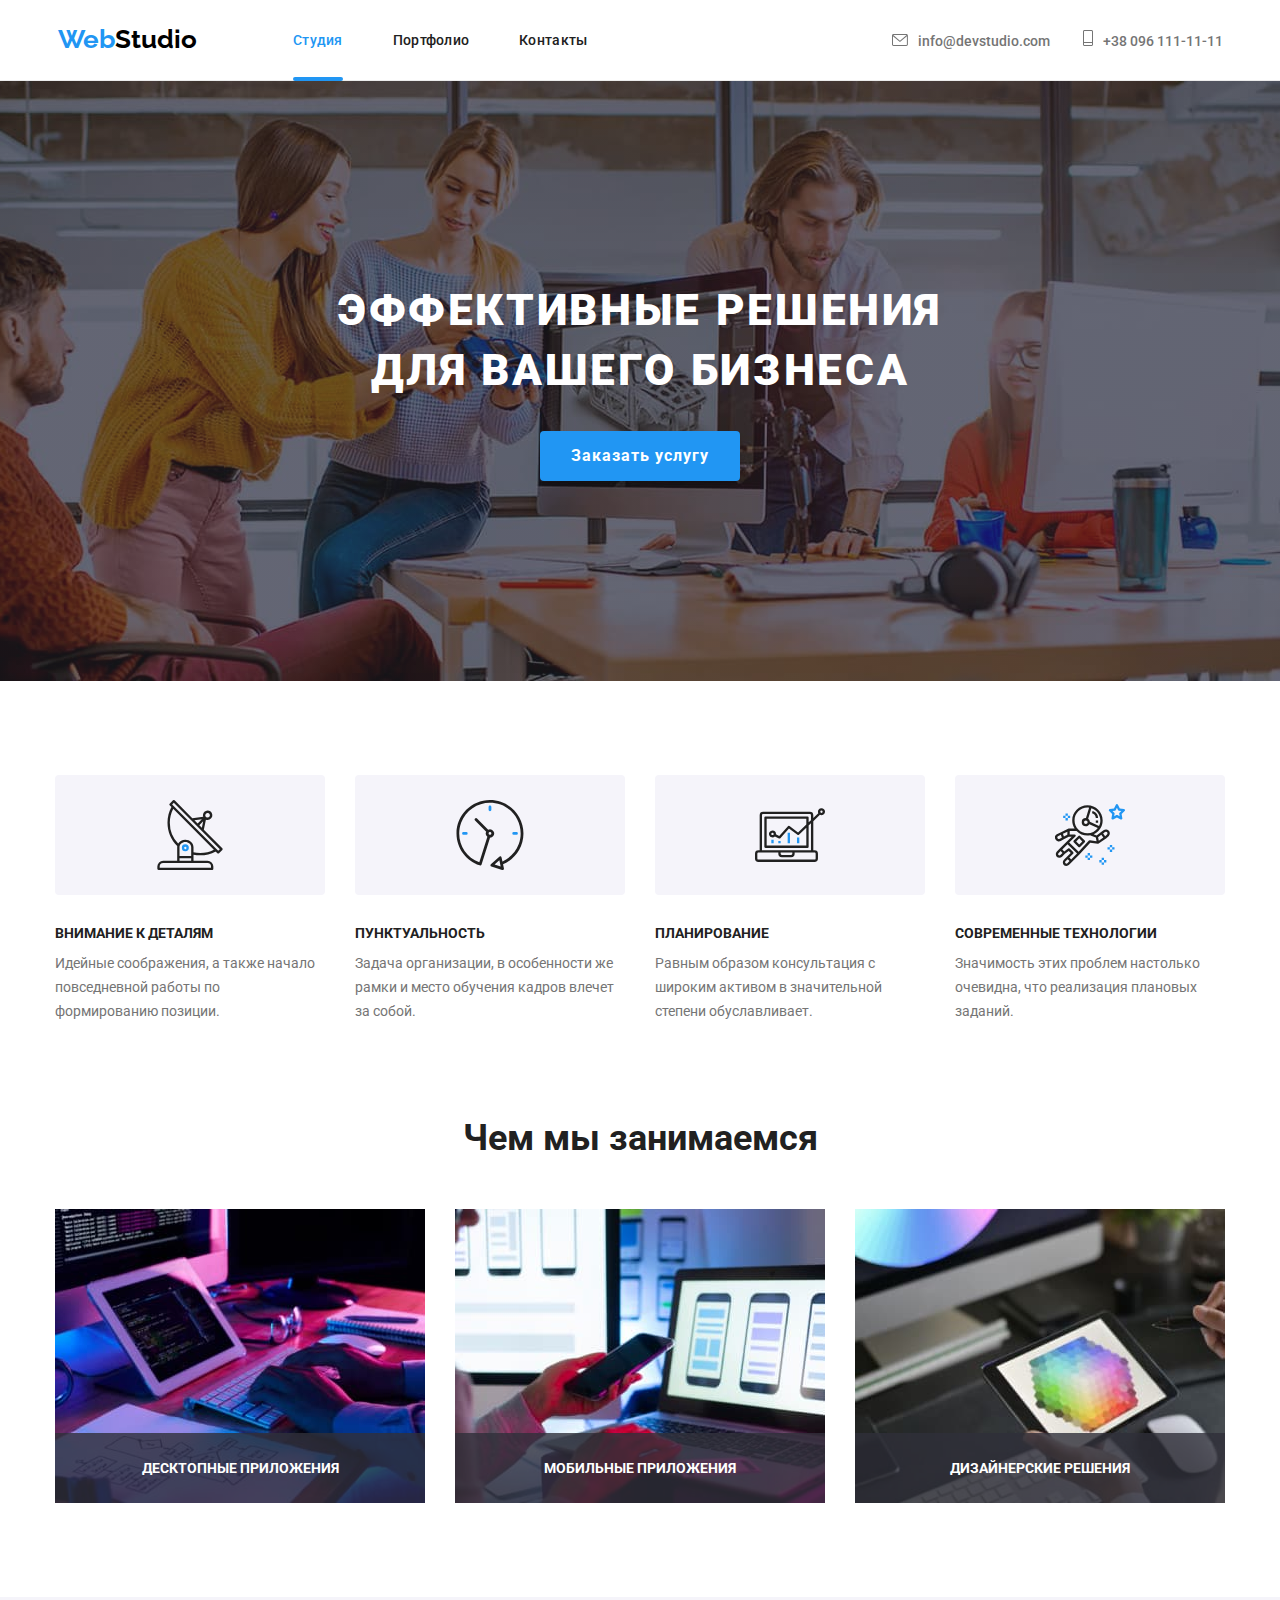
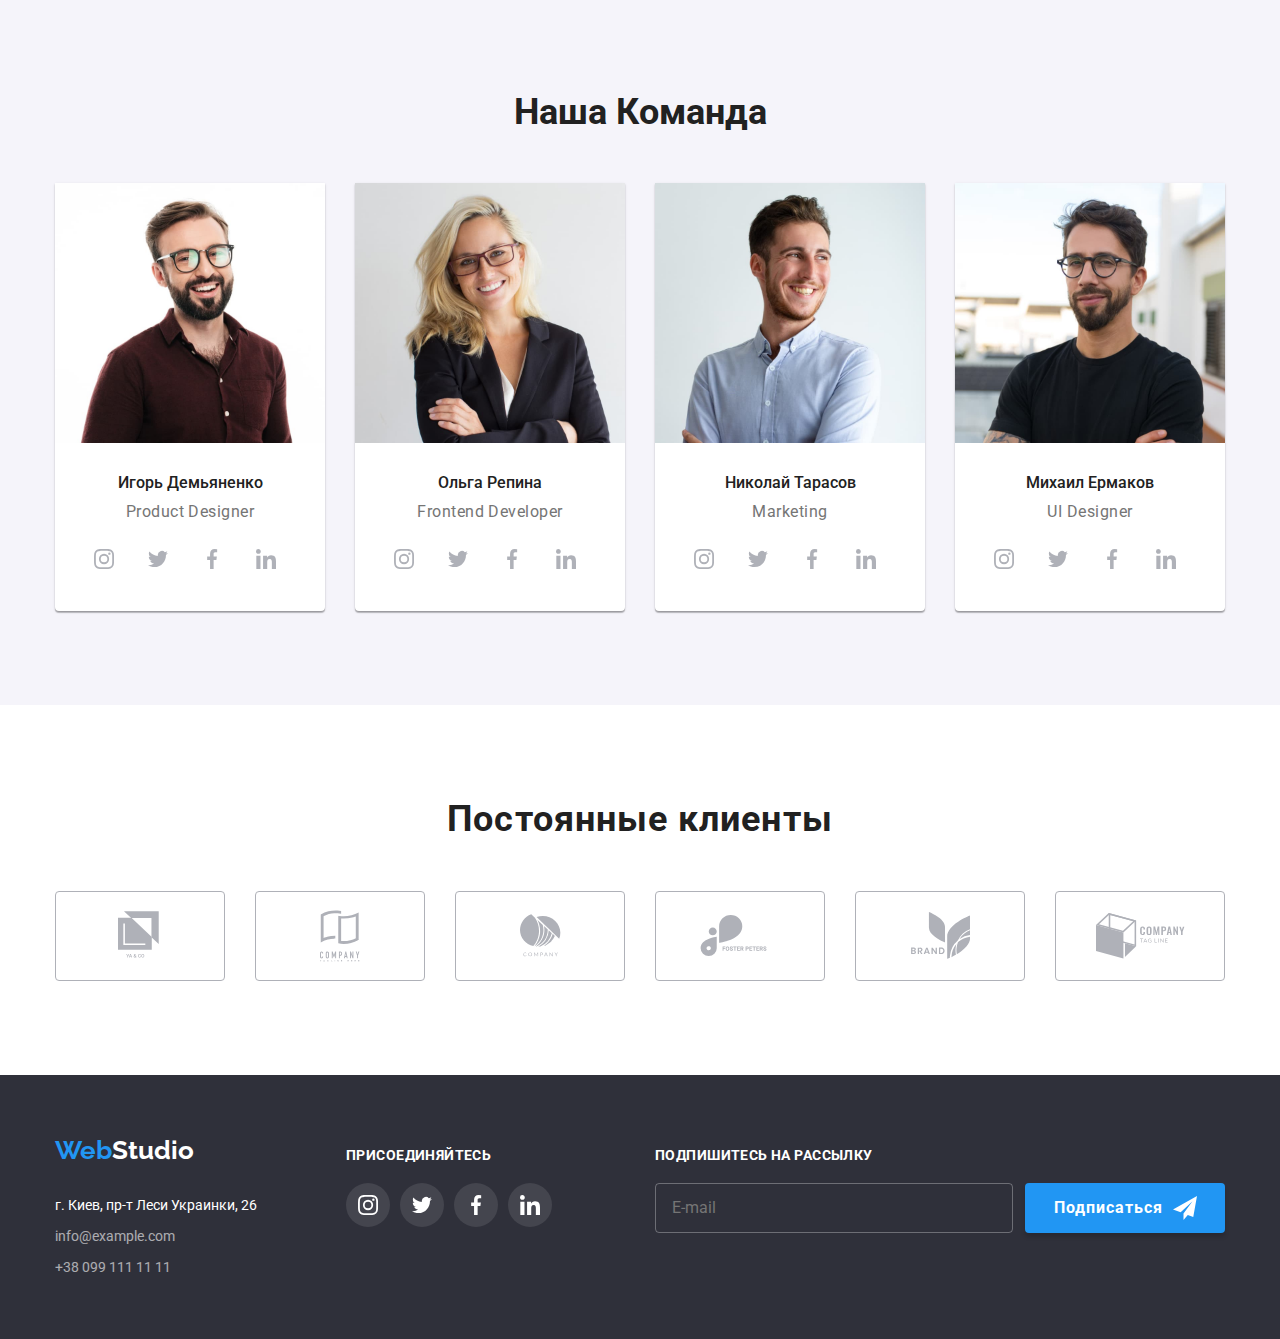
<file: index.html>
<!DOCTYPE html>
<html lang="ru">
<head>
    <meta charset="UTF-8">
    <!-- для вьюпорта виртуальный(больше) преобразуется в физический (меньший) -->
    <meta name="viewport" content="width=device-width, initial-scale=1.0">
    <title>Веб Студия</title>

<!-- подключаем шрифты -->
<link rel="preconnect" href="https://fonts.gstatic.com">
<link href="https://fonts.googleapis.com/css2?family=Raleway:wght@700&family=Roboto:wght@400;500;700;900&display=swap"
      rel="stylesheet">

<!-- подключаем normalize и CSS -->
<link rel="stylesheet" href="https://cdnjs.cloudflare.com/ajax/libs/modern-normalize/1.0.0/modern-normalize.min.css">
 <!-- <link rel="stylesheet" href="./css/style.css">   -->
 <link rel="stylesheet" href="./css/main.min.css"> 

<!--HEADER -->
</head>
<body> 
    <header class="header">
    <div class="container">
     <div class="container-logo">
      <a href="./index.html"><span class="header-logo-web">Web</span><span class="header-logo-studio">Studio</span></a>
    </div> 
      <nav class="navigation">
       <ul class="navigation-list">
            <li class="navigation-list-item"> 
                <a class="header-navigation-list-link curentpage accent" href="./index.html">Студия</a> 
            </li>
            <li class="navigation-list-item"> 
                <a class="header-navigation-list-link navigation-link" href="./portfolio.html">Портфолио</a>
             </li>
            <li class="navigation-list-item"> 
                <a class="header-navigation-list-link navigation-link" href="#">Контакты</a>
             </li>
       </ul>
 </nav>
<address class="address">
       <a href="mailto:info@devstudio.com" class="header-email-link">
        <svg class="ico-mail">
            <use href="./images/icon.svg#envelope">
            </use>
        </svg>info@devstudio.com
     </a>
     <a href="tel:+380991111111" class="header-tel-link">
         <svg class="ico-tel">
            <use href="./images/icon.svg#Vector">
            </use>
        </svg>+38 096 111-11-11
     </a>
</address> 
</div>
</header>

<main>

<!-- hero -->
<section class="hero">
     <div> 
    <h1 class="hero-title">Эффективные решения для вашего бизнеса</h1>
    <button type="button" class="hero-button" data-open-modal>Заказать услугу</button>
     </div> 
</section>

<!-- Особенности -->
<section class="features">
    <div class="container">
     <ul class="features-list">
        <li class="features-item indent">
            <div class="features-icon-box">
                <svg class="features-icon">
                    <use href="./images/icon.svg#antenna"></use>
                </svg>
            </div>
            <h3 class="features-item-head">Внимание к деталям</h3>
             <p class="features-item-text">Идейные соображения, а также начало повседневной работы по формированию позиции.</p>
        </li>
         <li class="features-item indent">
                <div class="features-icon-box">
                    <svg class="features-icon">
                        <use href="./images/icon.svg#clock"></use>
                    </svg>
                </div>
             <h3 class="features-item-head">Пунктуальность</h3>
             <p class="features-item-text">Задача организации, в особенности же рамки и место обучения кадров влечет за собой.</p>
        </li>
        <li class="features-item indent">
            <div class="features-icon-box">
                <svg class="features-icon">
                    <use href="./images/icon.svg#diagram"></use>
                </svg>
            </div>
             <h3 class="features-item-head">Планирование</h3>
             <p class="features-item-text">Равным образом консультация с широким активом в значительной степени обуславливает.</p>
        </li>
        <li class="features-item">
            <div class="features-icon-box">
                <svg class="features-icon">
                    <use href="./images/icon.svg#astronaut"></use>
                </svg>
            </div>
             <h3 class="features-item-head">Современные технологии</h3>
             <p class="features-item-text">Значимость этих проблем настолько очевидна, что реализация плановых заданий.</p>
        </li>
    </ul>
</div>
</section>

<!-- Чем мы занимаемся -->
<section class="whatwedo">
    <div class="container">
    <h2 class="whatwedo-head">Чем мы занимаемся</h2>
    <ul class="whatwedo-list">
        <li class="indent whatwedo-item"> <img src="images/box1.jpg" alt="Программирование" width="370" height="294"> 
           <div class="whatwedo-label">
             <p class="whatwedo-lable-text">Десктопные приложения</p>
          </div>
        </li>
        <li class="indent whatwedo-item"> <img src="images/box2.jpg" alt="Создание мобильных приложений" width="370" height="294"> 
            <div class="whatwedo-label">
               <p class="whatwedo-lable-text">Мобильные приложения</p>
            </div>
        </li>
        <li class="indent whatwedo-item"> <img src="images/box3.jpg" alt="Разработка дизайна" width="370" height="294">
            <div class="whatwedo-label">
                <p class="whatwedo-lable-text">Дизайнерские решения</p>
            </div>
        </li>
    </ul>
    </div>
</section>

<!-- Наша Команда -->
<section class="ourteam"> 
    <div class="container">
     <h2 class="ourteam-head">Наша Команда</h2>
      <ul class="ourteam-list">
             <li class="container-item indent"> 
                <img class="ourteam-img" src="images/img01.jpg" alt="Product Designer" width="270" height="260"> 
                <div class="container-ourteam">
                   <h3 class="ourteam-card-head">Игорь Демьяненко</h3>
                   <p lang="en" class="ourteam-card-text">Product Designer</p>
                </div>
                 <ul class="card-social-icon">
                    <li class="item-social-icon">
                        <a href="" class="social-icon">
                            <svg class="svg-icon">
                                <use href="./images/icon.svg#instagram"></use>
                            </svg>
                        </a>
                    </li>
                
                    <li class="item-social-icon">
                        <a href="" class="social-icon">
                            <svg class="svg-icon">
                                <use href="./images/icon.svg#twitter"></use>
                            </svg>
                        </a>
                    </li>
                
                    <li class="item-social-icon">
                        <a href="" class="social-icon">
                            <svg class="svg-icon">
                                <use href="./images/icon.svg#facebook"></use>
                            </svg>
                        </a>
                    </li>
                
                    <li class="item-social-icon">
                        <a href="" class="social-icon">
                            <svg class="svg-icon">
                                <use href="./images/icon.svg#linkedin"></use>
                            </svg>
                        </a>
                    </li>
                </ul>
            
            </li>
            <li class="container-item indent"> 
                <img class="ourteam-img" src="images/img02.jpg" alt="Frontend Developer" width="270" height="260"> 
                <div class="container-ourteam">
                     <h3 class="ourteam-card-head">Ольга Репина</h3>
                     <p lang="en" class="ourteam-card-text">Frontend Developer</p>
                </div> 
            <ul class="card-social-icon">
                <li class="item-social-icon">
                    <a href="" class="social-icon">
                        <svg class="svg-icon">
                            <use href="./images/icon.svg#instagram"></use>
                        </svg>
                    </a>
                </li>
            
                <li class="item-social-icon">
                    <a href="" class="social-icon">
                        <svg class="svg-icon">
                            <use href="./images/icon.svg#twitter"></use>
                        </svg>
                    </a>
                </li>
            
                <li class="item-social-icon">
                    <a href="" class="social-icon">
                        <svg class="svg-icon">
                            <use href="./images/icon.svg#facebook"></use>
                        </svg>
                    </a>
                </li>
            
                <li class="item-social-icon">
                    <a href="" class="social-icon">
                        <svg class="svg-icon">
                            <use href="./images/icon.svg#linkedin"></use>
                        </svg>
                    </a>
                </li>
            </ul>
            </li>
            <li class="container-item indent">
                <img class="ourteam-img" src="images/img03.jpg" alt="Marketing" width="270" height="260">
                <div class="container-ourteam">
                    <h3 class="ourteam-card-head">Николай Тарасов</h3>
                    <p lang="en" class="ourteam-card-text">Marketing</p>
                </div>
                <ul class="card-social-icon">
                    <li class="item-social-icon">
                        <a href="" class="social-icon">
                            <svg class="svg-icon">
                                <use href="./images/icon.svg#instagram"></use>
                            </svg>
                        </a>
                    </li>
                
                    <li class="item-social-icon">
                        <a href="" class="social-icon">
                            <svg class="svg-icon">
                                <use href="./images/icon.svg#twitter"></use>
                            </svg>
                        </a>
                    </li>
                
                    <li class="item-social-icon">
                        <a href="" class="social-icon">
                            <svg class="svg-icon">
                                <use href="./images/icon.svg#facebook"></use>
                            </svg>
                        </a>
                    </li>
                
                    <li class="item-social-icon">
                        <a href="" class="social-icon">
                            <svg class="svg-icon">
                                <use href="./images/icon.svg#linkedin"></use>
                            </svg>
                        </a>
                    </li>
                </ul>
            </li>
            <li class="container-item">
                <img class="ourteam-img" src="images/img04.jpg" alt="UI Designer" width="270" height="260">
                <div class="container-ourteam">
                    <h3 class="ourteam-card-head">Михаил Ермаков</h3>
                    <p lang="en" class="ourteam-card-text">UI Designer</p>
                </div>
                <ul class="card-social-icon">
                    <li class="item-social-icon">
                        <a href="" class="social-icon">
                            <svg class="svg-icon">
                                <use href="./images/icon.svg#instagram"></use>
                            </svg>
                        </a>
                    </li>
                
                    <li class="item-social-icon">
                        <a href="" class="social-icon">
                            <svg class="svg-icon">
                                <use href="./images/icon.svg#twitter"></use>
                            </svg>
                        </a>
                    </li>
                
                    <li class="item-social-icon">
                        <a href="" class="social-icon">
                            <svg class="svg-icon">
                                <use href="./images/icon.svg#facebook"></use>
                            </svg>
                        </a>
                    </li>
                
                    <li class="item-social-icon">
                        <a href="" class="social-icon">
                            <svg class="svg-icon">
                                <use href="./images/icon.svg#linkedin"></use>
                            </svg>
                        </a>
                    </li>
                </ul>
            </li>
      </ul>
    </div>
     </section>
</main>
<!-- Постоянные клиенты-->
<section class="clients">
    <!--контейнер постоянные клиенты-->
    <div class="container-clients">
        <!--оглавления секции-->
        <h2 class="header-client">Постоянные клиенты</h2>
        <!--список иконок постоянных клиентов-->
        <ul class="list-client-icon">
            <li class="item-client-icon">
                <a href="" class="link-icon">
                    <svg class="logo-1">
                        <use href="./images/icon.svg#logo-1"></use>
                    </svg>
                </a>
            </li>

            <li class="item-client-icon">
                <a href="" class="link-icon">
                    <svg class="logo-2">
                        <use href="./images/icon.svg#logo-2"></use>
                    </svg>
                </a>
            </li>

            <li class="item-client-icon">
                <a href="" class="link-icon">
                    <svg class="logo-3">
                        <use href="./images/icon.svg#logo-3"></use>
                    </svg>
                </a>
            </li>

            <li class="item-client-icon">
                <a href="" class="link-icon">
                    <svg class="logo-4">
                        <use href="./images/icon.svg#logo-4"></use>
                    </svg>
                </a>
            </li>

            <li class="item-client-icon">
                <a href="" class="link-icon">
                    <svg class="logo-5">
                        <use href="./images/icon.svg#logo-5"></use>
                    </svg>
                </a>
            </li>

            <li class="item-client-icon">
                <a href="" class="link-icon">
                    <svg class="logo-6">
                        <use href="./images/icon.svg#logo-6"></use>
                    </svg>
                </a>
            </li>
        </ul>
    </div>
</section>

<!-- Подвал -->
<footer class="footer">
    <div class="container flex">
      <div class="contaсt-navigation">
       <a href="index.html"><span class="footer-logo-web">Web</span><span class="footer-logo-studio">Studio</span></a>
       <address>
        <ul class="footer-address-list">
            <li class="footer-address-location">
                <a href="https://goo.gl/maps/pXZyXXm4pR66iuyq8" class="footer-address-location-link">г. Киев, пр-т Леси Украинки, 26</a>
            </li>
            <li class="footer-address-contact">
                <a href="mailto:info@example.com" class="footer-address-contact-link">info@example.com</a>
            </li>
            <li class="footer-address-contact">
                <a href="tel:+380991111111" class="footer-address-contact-link">+38 099 111 11 11</a>
            </li>
        </ul>
       </address>
    </div>

    <!--иконки социальных сетей-->
    <div class="social">
        <p class="slogan">присоединяйтесь</p>
        <ul class="connect-list">
    
            <li class="connect-item">
                <a href="" class="connect-link">
                    <svg class="connect-icon">
                        <use href="./images/icon.svg#instagram"></use>
                    </svg>
                </a>
            </li>
    
            <li class="connect-item">
                <a href="" class="connect-link">
                    <svg class="connect-icon">
                        <use href="./images/icon.svg#twitter"></use>
                    </svg>
                </a>
            </li>
    
            <li class="connect-item">
                <a href="" class="connect-link">
                    <svg class="connect-icon">
                        <use href="./images/icon.svg#facebook"></use>
                    </svg>
                </a>
            </li>
    
            <li class="connect-item">
                <a href="" class="connect-link">
                    <svg class="connect-icon">
                        <use href="./images/icon.svg#linkedin"></use>
                    </svg>
                </a>
            </li>
    
        </ul>
    </div>

    <!--Подвал - Подпишитесь на рассылку -->
    <div class="subscribe">
        <p class="subscribe-text">Подпишитесь на рассылку</p>
        <form action="" class="subscribe-form">
    
            <input type="text" name="foot_email" id="foot_email" class="footer-input" placeholder="E-mail">
    
            <button type="submit" class="subscribe-button">
                <span class="subscribe-button-text">Подписаться</span>
                <svg class="subscribe-button-icon">
                    <use href="./images/icon.svg#icon-icon-send"></use>
                </svg>
            </button>
        </form>
    </div>
    </div>
</footer>

<!--модальное окно-->
<div class="backdrop is-hidden" data-backdrop>
    <div class="modal-port" data-open-modal>
        <div class="round" data-close-modal>
            <svg class="close-icon">
                <use href="./images/icon.svg#Close"></use>
            </svg>
        </div>
        <!-- Оглавление формы модального окна -->
        <p class="modal-head">Оставьте свои данные, мы вам перезвоним</p>
        <form action="" class="modal-form">
            <div class="form-blok">
                <label for="name" class="text-lable">Имя</label>
                <input type="text" id="name" class="modal-form-input">
                <svg class="icon-form">
                    <use href="./images/icon.svg#icon-person"></use>
                </svg>
            </div>
            
            <div class="form-blok">
                <label for="phone" class="text-lable">Телефон</label>
                <input type="tel" id="phone" class="modal-form-input">
                <svg class="icon-form">
                    <use href="./images/icon.svg#icon-phone"></use>
                </svg>
            </div>
            
            <div class="form-blok">
                <label for="mail" class="text-lable">Почта</label>
                <input type="email" id="mail" class="modal-form-input">
                <svg class="icon-form">
                    <use href="./images/icon.svg#icon-email"></use>
                </svg>
            </div>
            
            <div class="form-blok-commit">
                <lable for="commits" class="text-lable">Комментарий</lable>
                <textarea name="commits" id="commits" rows="10" class="commits" placeholder="Введите текст"></textarea>
            </div>
            
            <div class="contract">
                <label class="contract-text">
                    <input type="checkbox" name="confirm">
                    <span class="contract-checkbox"></span>Соглашаюсь с рассылкой и принимаю <a href="http://"
                        class="contract-link">Условия договора</a>
                </label>
            </div>
            <!-- Кнопка отправки форм -->
            <button type="submit" class="modal-button"><span class="modal-button-text">Отправить</span></button>
        </form>
    </div>
</div>

<!--скрипт открытия закрытия окна-->
 <script src="./js/modal.js"></script> 

</body>
</html>
</file>
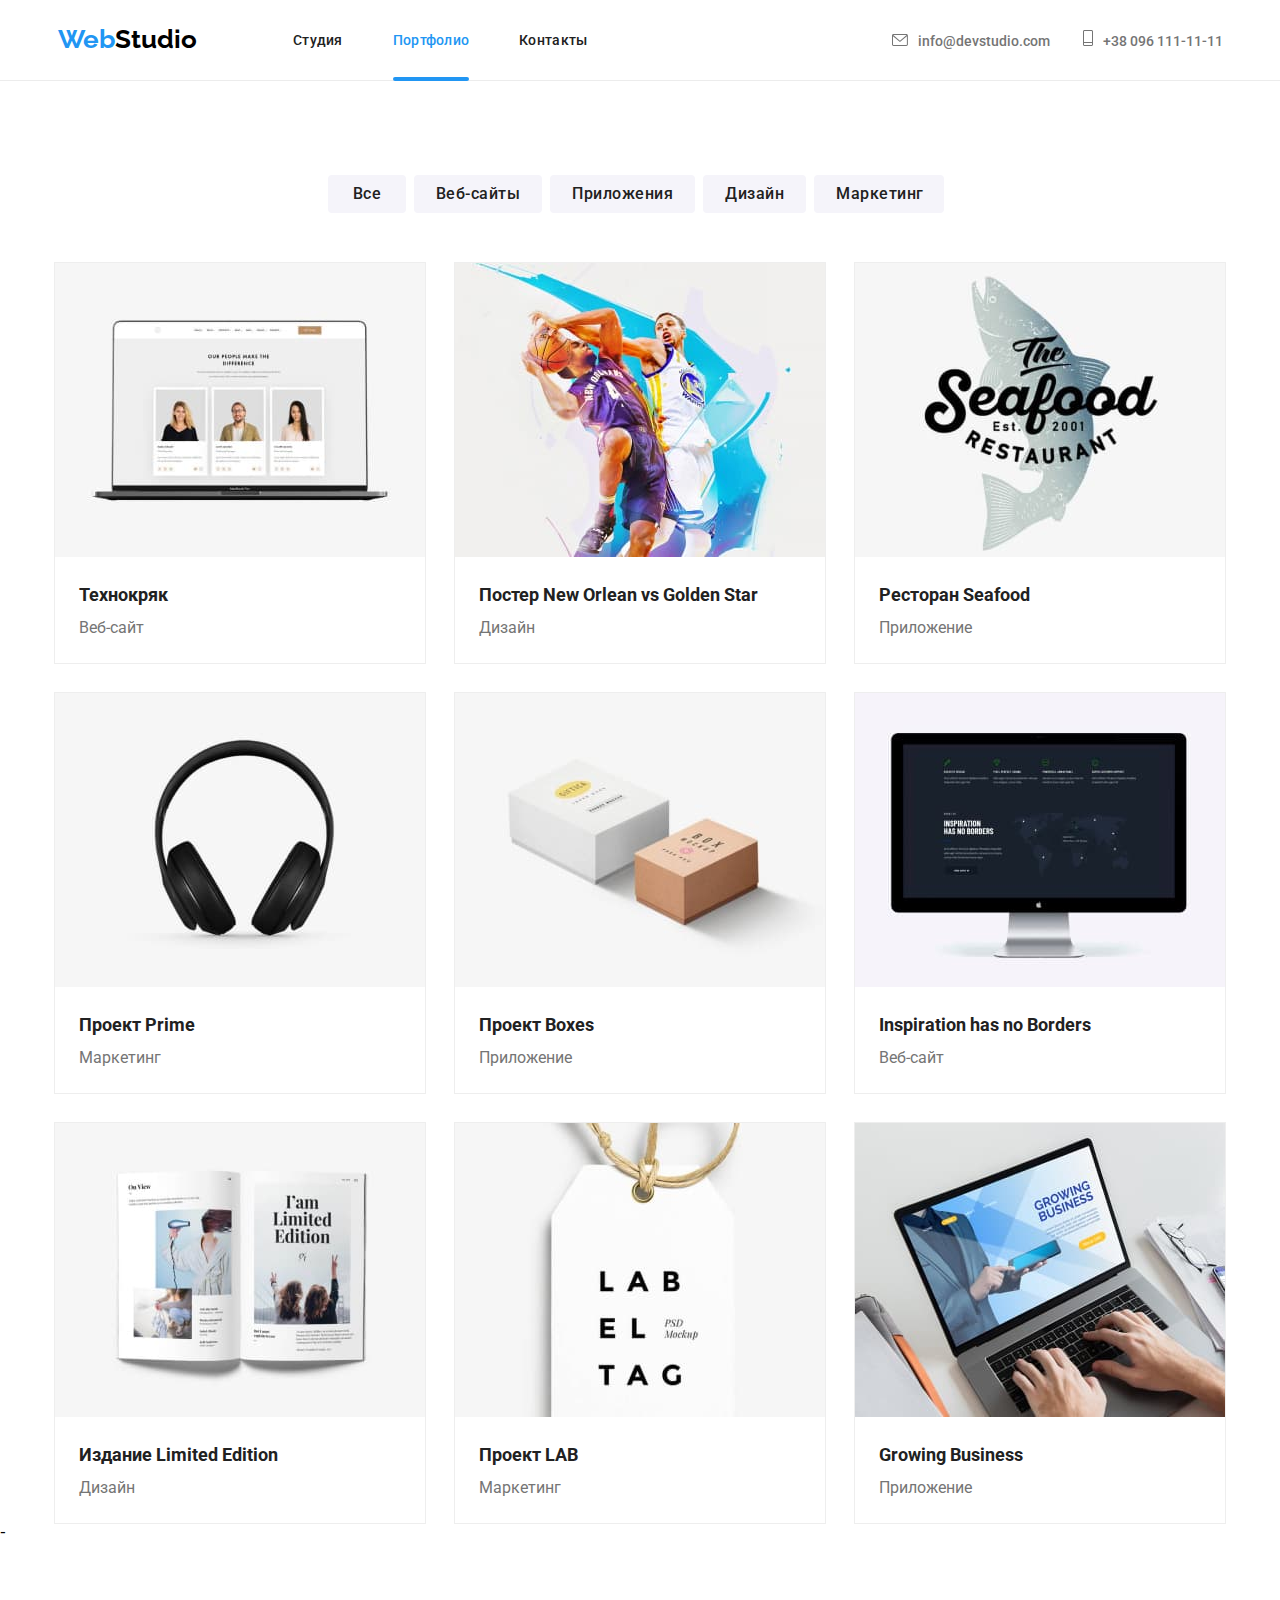
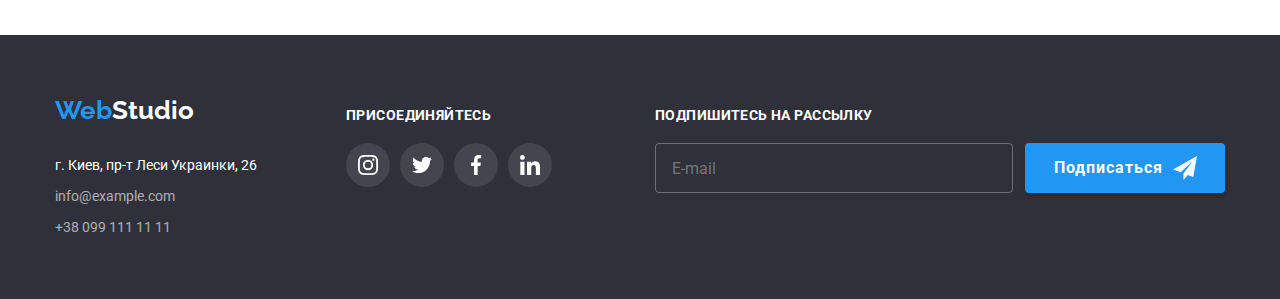
<file: portfolio.html>
<!DOCTYPE html>
<html lang="ru">
<head>
    <meta charset="UTF-8">
    <!-- для вьюпорта виртуальный(больше) преобразуется в физический (меньший) -->
    <meta name="viewport" content="width=device-width, initial-scale=1.0"> 
        <title>Веб Студия-Портфолио</title>

<!-- подключаем шрифты -->
<link rel="preconnect" href="https://fonts.gstatic.com">
<link href="https://fonts.googleapis.com/css2?family=Raleway:wght@700&family=Roboto:wght@400;500;700;900&display=swap"
      rel="stylesheet">

<!-- подключаем normalize и CSS -->
<!-- <link rel="stylesheet" href="./css/modern-normalize.css"> -->
<link rel="stylesheet" href="https://cdnjs.cloudflare.com/ajax/libs/modern-normalize/1.0.0/modern-normalize.min.css">
 <!-- <link rel="stylesheet" href="./css/style.css">  -->
<link rel="stylesheet" href="./css/portfolio.min.css"> 

<!--HEADER -->
</head>
<body>
     <header class="header">
     <div class="container">
     <div class="container-logo">
         <a href="./index.html"><span class="header-logo-web">Web</span><span class="header-logo-studio">Studio</span></a>
            </div>
            <nav class="navigation">
                <ul class="navigation-list">
                    <li class="navigation-list-item">
                        <a class="header-navigation-list-link navigation-link" href="./index.html"> Студия </a>
                    </li>
                    <li class="navigation-list-item">
                        <a class="header-navigation-list-link curentpage accent" href="./portfolio.html"> Портфолио </a>
                    </li>
                    <li class="navigation-list-item">
                        <a class="header-navigation-list-link navigation-link" href="#"> Контакты </a>
                    </li>
                </ul>
            </nav>
        <address class="address">
            <a href="mailto:info@devstudio.com" class="header-email-link">
                <svg class="ico-mail">
                    <use href="./images/icon.svg#envelope">
                    </use>
                </svg>info@devstudio.com
            </a>
            <a href="tel:+380991111111" class="header-tel-link">
                <svg class="ico-tel">
                    <use href="./images/icon.svg#Vector">
                    </use>
                </svg>+38 096 111-11-11
            </a>
        </address>
        </div>
        </header>

<main>
<h1 class="visually-hidden">Портфолио</h1>

<section class="portfolio-section">
     <div class="container">   
        <h2 class="visually-hidden">Список портфолио</h2>
<!--заглавие фильтр-->
<!-- !!! задать в спокойном состоянии фон и цвет и hover + focus -->
<ul class="portfolio-navigation-list">
    <li> <button type="button" class="pbutton all pbtn">Все</button>
    </li>
    <li> <button type="button" class="pbutton website pbtn">Веб-сайты</button>
    </li>
    <li> <button type="button" class="pbutton application pbtn">Приложения</button>
    </li>
    <li> <button type="button" class="pbutton design pbtn">Дизайн</button>
    </li>
    <li> <button type="button" class="pbutton marketing pbtn">Маркетинг</button>
    </li>
</ul>
<!-- </div> -->
<!---Проэкты--> 
<ul class="projects-section">
    <li class="projects-section-item">
        <a href="#" class="projects-navigation-list-link">
            <div class="project-card-thumb"> 
                <img src="images/01technocryak.jpg" alt="Ноутбук с изображением веб сайта" width="370" height="294" >
                <p class="thumb">
                        Технокряк это современная площадка распространения
                        коронавируса. Компании используют эту платформу для
                        цифрового шпионажа и атак на защищённые сервера
                        конкурентов.
                </p>
            </div>
            <div class="container-projects">
                 <h3 class="portfolio-card-head">Технокряк</h3>
                 <p class="portfolio-card-text">Веб-сайт</p>
            </div>
        </a>
    </li>
    <li class="projects-section-item">
        <a href="#"  class="projects-navigation-list-link">
            <div class="project-card-thumb">
                <img src="images/02posterneworlean.jpg" alt="Два баскетболиста" width="370" height="294">
                <p class="thumb">
                    Lorem ipsum dolor sit amet consectetur adipisicing elit. 
                    Soluta ad enim alias laboriosam placeat molestiae! Magni autem culpa, 
                    enim voluptas ad asperiores eligendi amet iste pariatur quibusdam deserunt quod maiores.
                </p>
            </div>
            <div class="container-projects">
                 <h3 class="portfolio-card-head">Постер New Orlean vs Golden Star</h3>
                 <p class="portfolio-card-text">Дизайн</p>
            </div>
        </a>
    </li>
    <li class="projects-section-item">
        <a href="#"  class="projects-navigation-list-link">
            <div class="project-card-thumb">
                <img src="images/03restaurantseafood.jpg" alt="Рекламный банер ресторана" width="370" height="294">
                <p class="thumb">
                    Lorem ipsum dolor sit amet consectetur adipisicing elit.
                    Soluta ad enim alias laboriosam placeat molestiae! Magni autem culpa,
                    enim voluptas ad asperiores eligendi amet iste pariatur quibusdam deserunt quod maiores.
                </p>
            </div>
            <div class="container-projects">
                <h3 class="portfolio-card-head">Ресторан Seafood</h3>
                <p class="portfolio-card-text">Приложение</p>
            </div>
        </a>
    </li>
    <li class="projects-section-item">
        <a href="#"  class="projects-navigation-list-link">
            <div class="project-card-thumb">
                <img src="images/04projectprime.jpg" alt="Чёрные наушники" width="370" height="294">
                <p class="thumb">
                    Lorem ipsum dolor sit amet consectetur adipisicing elit.
                    Soluta ad enim alias laboriosam placeat molestiae! Magni autem culpa,
                    enim voluptas ad asperiores eligendi amet iste pariatur quibusdam deserunt quod maiores.
                </p>
            </div>
            <div class="container-projects">
                <h3 class="portfolio-card-head">Проект Prime</h3>
                <p class="portfolio-card-text">Маркетинг</p>
            </div>
        </a>
    </li>
<li class="projects-section-item">
    <a href="#"  class="projects-navigation-list-link">
        <div class="project-card-thumb">
            <img src="images/05projectboxes.jpg" alt="Две коробки белая и коричневая" width="370" height="294">
            <p class="thumb">
                Lorem ipsum dolor sit amet consectetur adipisicing elit.
                Soluta ad enim alias laboriosam placeat molestiae! Magni autem culpa,
                enim voluptas ad asperiores eligendi amet iste pariatur quibusdam deserunt quod maiores.
            </p>
        </div>
        <div class="container-projects">
             <h3 class="portfolio-card-head">Проект Boxes</h3>
             <p class="portfolio-card-text">Приложение</p>
        </div>
    </a>
</li>
<li class="projects-section-item">
    <a href="#"  class="projects-navigation-list-link">
        <div class="project-card-thumb">
            <img src="images/06inspiration.jpg" alt="Монитор с изображением" width="370" height="294">
            <p class="thumb">
                Lorem ipsum dolor sit amet consectetur adipisicing elit.
                Soluta ad enim alias laboriosam placeat molestiae! Magni autem culpa,
                enim voluptas ad asperiores eligendi amet iste pariatur quibusdam deserunt quod maiores.
            </p>
        </div>
        <div class="container-projects">
             <h3 class="portfolio-card-head">Inspiration has no Borders</h3>
             <p class="portfolio-card-text">Веб-сайт</p>
        </div>
    </a>
</li>
<li class="projects-section-item">
    <a href="#"  class="projects-navigation-list-link">
        <div class="project-card-thumb">
            <img src="images/07publishlimitededition.jpg" alt="Открытая книга" width="370" height="294">
            <p class="thumb">
                Lorem ipsum dolor sit amet consectetur adipisicing elit.
                Soluta ad enim alias laboriosam placeat molestiae! Magni autem culpa,
                enim voluptas ad asperiores eligendi amet iste pariatur quibusdam deserunt quod maiores.
            </p>
        </div>
        <div class="container-projects">
             <h3 class="portfolio-card-head">Издание Limited Edition</h3>
             <p class="portfolio-card-text">Дизайн</p>
        </div>
    </a>
</li>
<li class="projects-section-item">
    <a href="#"  class="projects-navigation-list-link">
        <div class="project-card-thumb">
            <img src="images/08projectlab.jpg" alt="Белая этикетка с надписью LAB EL TAG" width="370" height="294">
            <p class="thumb">
               Lorem ipsum dolor sit amet consectetur adipisicing elit.
               Soluta ad enim alias laboriosam placeat molestiae! Magni autem culpa,
               enim voluptas ad asperiores eligendi amet iste pariatur quibusdam deserunt quod maiores.
            </p>
        </div>
        <div class="container-projects">
             <h3 class="portfolio-card-head">Проект LAB</h3>
             <p class="portfolio-card-text">Маркетинг</p>
        </div>
    </a>
</li>
<li class="projects-section-item">
    <a href="#"  class="projects-navigation-list-link">
        <div class="project-card-thumb">
            <img src="images/09growingbusiness.jpg" alt="Ноутбук на рабочем столе с открытым приложением" width="370" height="294">
            <p class="thumb">
               Lorem ipsum dolor sit amet consectetur adipisicing elit.
               Soluta ad enim alias laboriosam placeat molestiae! Magni autem culpa,
               enim voluptas ad asperiores eligendi amet iste pariatur quibusdam deserunt quod maiores.
            </p>
        </div>
        <div class="container-projects">
             <h3 class="portfolio-card-head">Growing Business</h3>
             <p class="portfolio-card-text">Приложение</p>
        </div>
    </a>
</li>
</ul>
 </div>  -
</section>
   
 </main>

<!-- Подвал -->
<footer class="footer">
    <div class="container flex">
        <div class="contaсt-navigation">
            <a href="index.html"><span class="footer-logo-web">Web</span><span
                    class="footer-logo-studio">Studio</span></a>
            <address>
                <ul class="footer-address-list">
                    <li class="footer-address-location">
                        <a href="https://goo.gl/maps/pXZyXXm4pR66iuyq8" class="footer-address-location-link">г. Киев,
                            пр-т Леси Украинки, 26</a>
                    </li>
                    <li class="footer-address-contact">
                        <a href="mailto:info@example.com" class="footer-address-contact-link">info@example.com</a>
                    </li>
                    <li class="footer-address-contact">
                        <a href="tel:+380991111111" class="footer-address-contact-link">+38 099 111 11 11</a>
                    </li>
                </ul>
            </address>
        </div>
        <div class="social">
            <p class="slogan">присоединяйтесь</p>
            <ul class="connect-list">

                <li class="connect-item">
                    <a href="" class="connect-link">
                        <svg class="connect-icon">
                            <use href="./images/icon.svg#instagram"></use>
                        </svg>
                    </a>
                </li>

                <li class="connect-item">
                    <a href="" class="connect-link">
                        <svg class="connect-icon">
                            <use href="./images/icon.svg#twitter"></use>
                        </svg>
                    </a>
                </li>

                <li class="connect-item">
                    <a href="" class="connect-link">
                        <svg class="connect-icon">
                            <use href="./images/icon.svg#facebook"></use>
                        </svg>
                    </a>
                </li>

                <li class="connect-item">
                    <a href="" class="connect-link">
                        <svg class="connect-icon">
                            <use href="./images/icon.svg#linkedin"></use>
                        </svg>
                    </a>
                </li>

            </ul>
        </div>
        <!--Подвал - Подпишитесь на рассылку -->
        <div class="subscribe">
            <p class="subscribe-text">Подпишитесь на рассылку</p>
            <form action="" class="subscribe-form">
        
                <input type="text" name="foot_email" id="foot_email" class="footer-input" placeholder="E-mail">
        
                <button type="submit" class="subscribe-button">
                    <span class="subscribe-button-text">Подписаться</span>
                    <svg class="subscribe-button-icon">
                        <use href="./images/icon.svg#icon-icon-send"></use>
                    </svg>
                </button>
            </form>
        </div>
        </div>
        </footer>
</body>
</html>
</file>
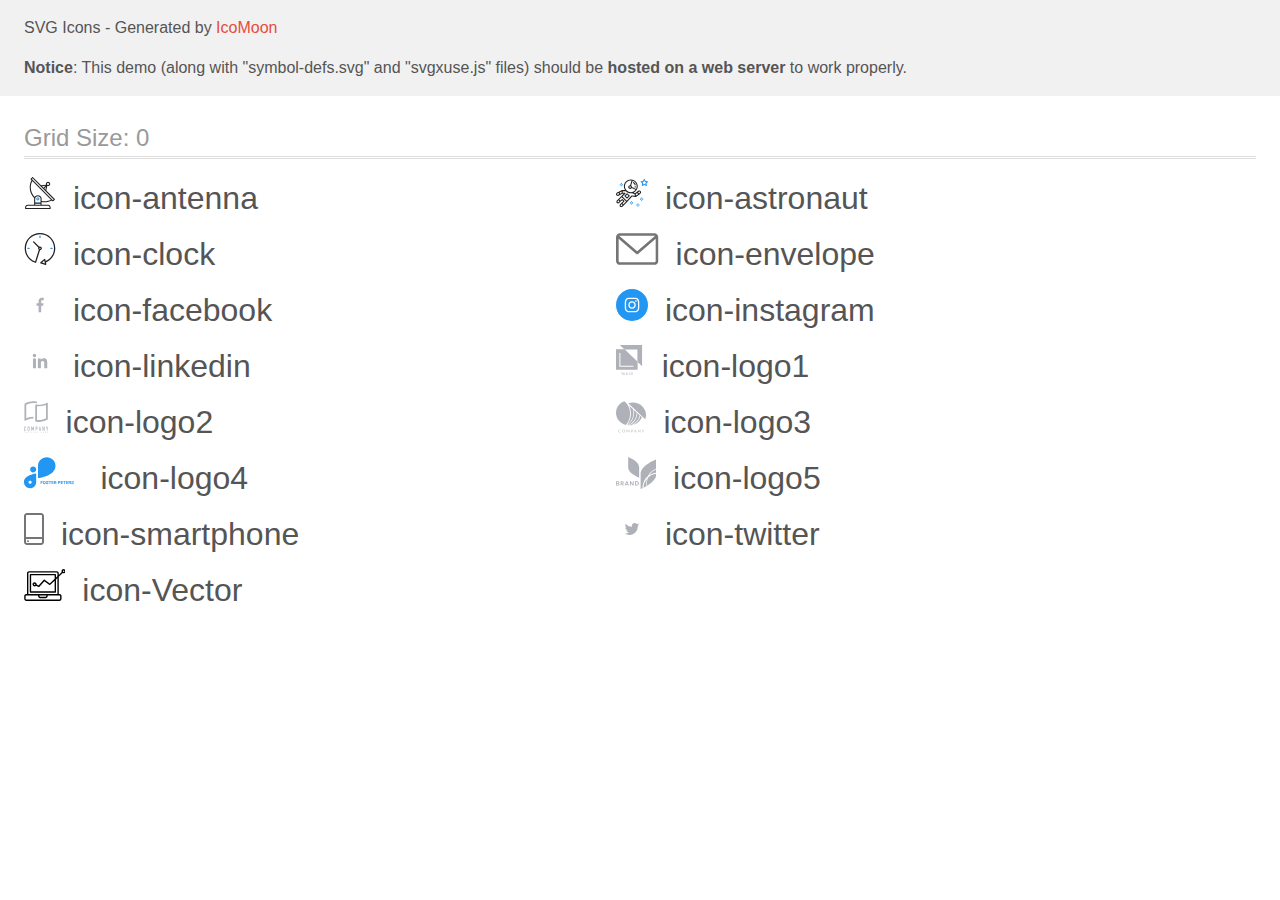
<file: images/icomoon/demo-external-svg.html>
<!doctype html>
<html>
<head>
    <title>IcoMoon - SVG Icons</title>
    <meta charset="utf-8">
    <meta name="viewport" content="width=device-width, initial-scale=1">
    <link rel="stylesheet" href="demo-files/demo.css">
    <link rel="stylesheet" href="style.css">
</head>
<body>
<header class="bgc1 clearfix">
<div class="mhl">
    <p>SVG Icons - Generated by <a href="https://icomoon.io/app">IcoMoon</a></p><p><strong>Notice</strong>: This demo (along with "symbol-defs.svg" and "svgxuse.js" files) should be <b>hosted on a web server</b> to work properly.</p>
</div>
</header>
    <div class="clearfix mhl ptl">
        <h1 class="mvm mtn fgc1">Grid Size: 0</h1>
        <div class="glyph fs1">
            <div class="clearfix pbs">
                <svg class="icon icon-antenna"><use xlink:href="symbol-defs.svg#icon-antenna"></use></svg><span class="name"> icon-antenna</span>
            </div>
        </div>
        <div class="glyph fs1">
            <div class="clearfix pbs">
                <svg class="icon icon-astronaut"><use xlink:href="symbol-defs.svg#icon-astronaut"></use></svg><span class="name"> icon-astronaut</span>
            </div>
        </div>
        <div class="glyph fs1">
            <div class="clearfix pbs">
                <svg class="icon icon-clock"><use xlink:href="symbol-defs.svg#icon-clock"></use></svg><span class="name"> icon-clock</span>
            </div>
        </div>
        <div class="glyph fs1">
            <div class="clearfix pbs">
                <svg class="icon icon-envelope"><use xlink:href="symbol-defs.svg#icon-envelope"></use></svg><span class="name"> icon-envelope</span>
            </div>
        </div>
        <div class="glyph fs1">
            <div class="clearfix pbs">
                <svg class="icon icon-facebook"><use xlink:href="symbol-defs.svg#icon-facebook"></use></svg><span class="name"> icon-facebook</span>
            </div>
        </div>
        <div class="glyph fs1">
            <div class="clearfix pbs">
                <svg class="icon icon-instagram"><use xlink:href="symbol-defs.svg#icon-instagram"></use></svg><span class="name"> icon-instagram</span>
            </div>
        </div>
        <div class="glyph fs1">
            <div class="clearfix pbs">
                <svg class="icon icon-linkedin"><use xlink:href="symbol-defs.svg#icon-linkedin"></use></svg><span class="name"> icon-linkedin</span>
            </div>
        </div>
        <div class="glyph fs1">
            <div class="clearfix pbs">
                <svg class="icon icon-logo1"><use xlink:href="symbol-defs.svg#icon-logo1"></use></svg><span class="name"> icon-logo1</span>
            </div>
        </div>
        <div class="glyph fs1">
            <div class="clearfix pbs">
                <svg class="icon icon-logo2"><use xlink:href="symbol-defs.svg#icon-logo2"></use></svg><span class="name"> icon-logo2</span>
            </div>
        </div>
        <div class="glyph fs1">
            <div class="clearfix pbs">
                <svg class="icon icon-logo3"><use xlink:href="symbol-defs.svg#icon-logo3"></use></svg><span class="name"> icon-logo3</span>
            </div>
        </div>
        <div class="glyph fs1">
            <div class="clearfix pbs">
                <svg class="icon icon-logo4"><use xlink:href="symbol-defs.svg#icon-logo4"></use></svg><span class="name"> icon-logo4</span>
            </div>
        </div>
        <div class="glyph fs1">
            <div class="clearfix pbs">
                <svg class="icon icon-logo5"><use xlink:href="symbol-defs.svg#icon-logo5"></use></svg><span class="name"> icon-logo5</span>
            </div>
        </div>
        <div class="glyph fs1">
            <div class="clearfix pbs">
                <svg class="icon icon-smartphone"><use xlink:href="symbol-defs.svg#icon-smartphone"></use></svg><span class="name"> icon-smartphone</span>
            </div>
        </div>
        <div class="glyph fs1">
            <div class="clearfix pbs">
                <svg class="icon icon-twitter"><use xlink:href="symbol-defs.svg#icon-twitter"></use></svg><span class="name"> icon-twitter</span>
            </div>
        </div>
        <div class="glyph fs1">
            <div class="clearfix pbs">
                <svg class="icon icon-Vector"><use xlink:href="symbol-defs.svg#icon-Vector"></use></svg><span class="name"> icon-Vector</span>
            </div>
        </div>
  </div>
<script defer src="svgxuse.js"></script>
</body>
</html>
</file>
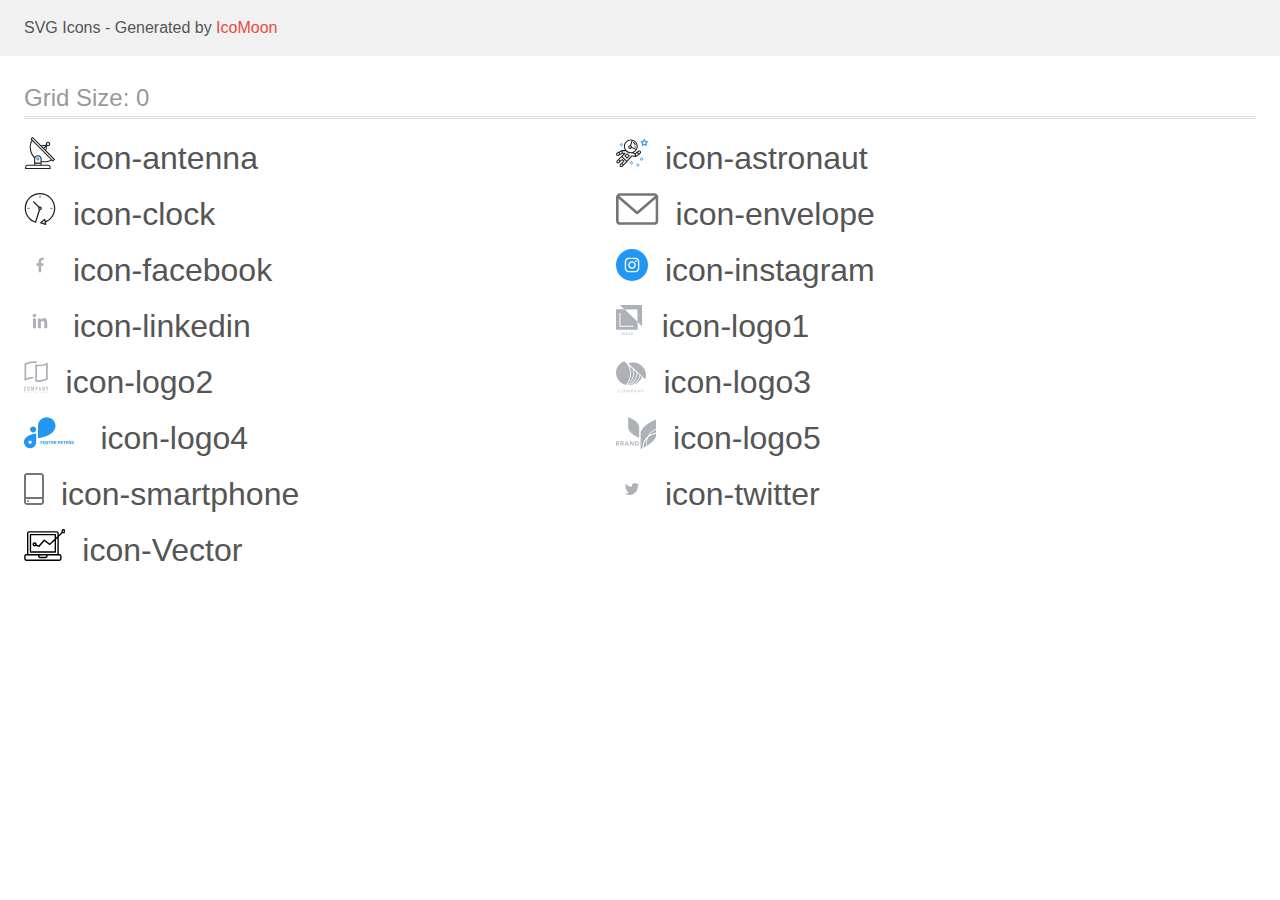
<file: images/icomoon/demo.html>
<!doctype html>
<html>
<head>
    <title>IcoMoon - SVG Icons</title>
    <meta charset="utf-8">
    <meta name="viewport" content="width=device-width, initial-scale=1">
    <link rel="stylesheet" href="demo-files/demo.css">
    <link rel="stylesheet" href="style.css">
</head>
<body>
<svg aria-hidden="true" style="position: absolute; width: 0; height: 0; overflow: hidden;" version="1.1" xmlns="http://www.w3.org/2000/svg" xmlns:xlink="http://www.w3.org/1999/xlink">
<defs>
<symbol id="icon-antenna" viewBox="0 0 32 32">
<path fill="#212121" style="fill: var(--color1, #212121)" d="M30.773 22.098l-8.443-8.505 0.937-4.616c0.225 0.090 0.485 0.144 0.758 0.146h0.007c0.008 0 0.017 0 0.026 0 1.192 0 2.159-0.967 2.159-2.159s-0.967-2.159-2.159-2.159c-1.192 0-2.159 0.967-2.159 2.159 0 0.259 0.046 0.508 0.13 0.739l-0.005-0.015-4.96 0.606-8.091-8.133c-0.096-0.098-0.229-0.159-0.376-0.16h-0c-0.14 0.001-0.274 0.057-0.373 0.155l-1.512 1.504c-0.096 0.097-0.156 0.23-0.156 0.377s0.060 0.281 0.156 0.377v0l0.814 0.825c-1.143 2.062-1.816 4.522-1.816 7.139 0 4.106 1.656 7.824 4.336 10.525l-0.001-0.001c0.043 0.041 0.092 0.074 0.146 0.097-0.032 0.164-0.051 0.353-0.052 0.546v6.188h-6.4c-1.472 0.001-2.666 1.194-2.667 2.666v1.067c0 0.295 0.239 0.534 0.534 0.534h24.534c0.294 0 0.533-0.239 0.533-0.534v-1.067c-0.002-1.472-1.195-2.665-2.666-2.666h-6.4v-2.742c0.915 0.201 1.968 0.317 3.047 0.32h0.002c2.58-0.003 5.005-0.663 7.117-1.822l-0.077 0.039 0.818 0.823c0.099 0.101 0.235 0.159 0.376 0.16 0.14-0.001 0.274-0.057 0.373-0.155l1.512-1.504c0.096-0.097 0.156-0.23 0.156-0.377s-0.060-0.281-0.156-0.377v0zM23.28 6.233c0.193-0.192 0.459-0.31 0.752-0.31 0.589 0 1.067 0.478 1.067 1.066s-0.477 1.066-1.067 1.066c-0 0-0 0-0.001 0h-0.003c-0.587-0.003-1.061-0.479-1.061-1.066 0-0.295 0.12-0.563 0.314-0.756l0-0h-0.002zM22.024 9.737l-0.598 2.946-1.175-1.183 1.774-1.763zM21.419 8.835l-1.92 1.909-1.486-1.493 3.406-0.416zM24.004 28.8c0.884 0 1.6 0.716 1.6 1.6v0 0.534h-23.466v-0.534c0-0.884 0.716-1.6 1.6-1.6v0h20.267zM16.538 26.666v1.067h-5.334v-1.067h5.334zM11.204 25.6v-4.053c0-1.294 1.196-2.346 2.667-2.346s2.667 1.053 2.667 2.346v4.053h-5.334zM17.604 23.904v-2.357c0-1.882-1.675-3.413-3.733-3.413-0.017-0-0.038-0-0.058-0-1.353 0-2.54 0.707-3.213 1.771l-0.009 0.016c-2.36-2.482-3.812-5.846-3.812-9.55 0-2.314 0.567-4.496 1.569-6.414l-0.036 0.077 18.602 18.709c-1.823 0.947-3.979 1.502-6.266 1.502-1.079 0-2.128-0.124-3.136-0.357l0.093 0.018zM28.893 23.22l-21.057-21.181 0.754-0.752 7.935 7.98c0.004 0 0.006 0.007 0.009 0.010l13.115 13.191-0.757 0.752z"></path>
<path fill="#2196f3" style="fill: var(--color2, #2196f3)" d="M13.876 20.267h-0.005c-0.001 0-0.002 0-0.002 0-0.884 0-1.6 0.716-1.6 1.6s0.715 1.599 1.597 1.6h0.005c0.001 0 0.001 0 0.002 0 0.884 0 1.6-0.716 1.6-1.6s-0.715-1.599-1.598-1.6h-0zM14.249 22.245c-0.096 0.096-0.229 0.155-0.376 0.155-0.295 0-0.534-0.239-0.534-0.534s0.238-0.533 0.532-0.533h0c0.293 0.002 0.53 0.24 0.53 0.533 0 0.148-0.060 0.281-0.157 0.378v0h0.005z"></path>
</symbol>
<symbol id="icon-astronaut" viewBox="0 0 32 32">
<path fill="#2196f3" style="fill: var(--color2, #2196f3)" d="M31.974 4.524c-0.064-0.191-0.227-0.332-0.427-0.362l-0.003-0-1.911-0.278-0.855-1.731c-0.179-0.365-0.777-0.365-0.956 0l-0.855 1.731-1.911 0.278c-0.26 0.039-0.457 0.26-0.457 0.528 0 0.15 0.062 0.285 0.161 0.382l1.383 1.348-0.326 1.903c-0.034 0.2 0.048 0.402 0.212 0.522 0.166 0.12 0.383 0.135 0.562 0.040l1.709-0.899 1.709 0.899c0.072 0.038 0.157 0.061 0.247 0.061 0.295 0 0.534-0.239 0.534-0.534 0-0.031-0.003-0.062-0.008-0.092l0 0.003-0.326-1.903 1.383-1.348c0.099-0.097 0.161-0.233 0.161-0.382 0-0.059-0.009-0.115-0.027-0.168l0.001 0.004zM29.511 5.851c-0.126 0.122-0.183 0.299-0.153 0.472l0.191 1.114-1-0.526c-0.072-0.039-0.158-0.062-0.249-0.062s-0.177 0.023-0.252 0.063l0.003-0.001-1 0.526 0.191-1.114c0.005-0.027 0.008-0.059 0.008-0.091 0-0.149-0.061-0.285-0.16-0.381l-0-0-0.811-0.789 1.119-0.163c0.174-0.025 0.324-0.134 0.402-0.292l0.5-1.013 0.5 1.013c0.078 0.158 0.228 0.267 0.402 0.292l1.119 0.162-0.809 0.79zM26.134 20.522h-1.067v1.067h1.067v-1.067zM26.134 22.656h-1.067v1.066h1.067v-1.066zM27.2 21.589h-1.067v1.067h1.067v-1.067zM25.067 21.589h-1.067v1.067h1.067v-1.067zM22.4 26.389h-1.067v1.067h1.067v-1.067zM22.4 28.523h-1.067v1.067h1.067v-1.067zM23.467 27.456h-1.067v1.067h1.067v-1.067zM21.334 27.456h-1.067v1.067h1.067v-1.067zM16 24.256h-1.066v1.067h1.066v-1.067zM16 26.389h-1.066v1.067h1.066v-1.067zM17.067 25.322h-1.067v1.067h1.067v-1.067zM14.934 25.322h-1.067v1.067h1.067v-1.067zM5.867 6.122h-1.066v1.066h1.066v-1.066zM5.867 8.256h-1.066v1.066h1.066v-1.066zM6.933 7.189h-1.067v1.067h1.066v-1.067zM4.8 7.189h-1.067v1.067h1.067v-1.067z"></path>
<path fill="#212121" style="fill: var(--color1, #212121)" d="M24.715 14.16c-0.28-0.376-0.698-0.636-1.179-0.703l-0.009-0.001c-0.076-0.012-0.164-0.018-0.254-0.018-0.411 0-0.789 0.139-1.090 0.373l0.004-0.003-1.253 0.96-1.898 1.417-1.358-0.541c2.421-1.086 4.113-3.508 4.113-6.32 0-3.823-3.122-6.934-6.961-6.934s-6.961 3.11-6.961 6.934c0 1.386 0.415 2.674 1.12 3.759l-2.768-0.024c-0.009 0-0.016 0.005-0.023 0.005-0.057 0.003-0.11 0.014-0.159 0.033l0.004-0.001c-0.013 0.005-0.026 0.007-0.038 0.013-0.006 0.003-0.013 0.003-0.019 0.006l-3.233 1.596c-0 0-0.001 0-0.001 0.001l-1.893 0.91c-0.024 0.011-0.045 0.023-0.064 0.036l0.001-0.001c-0.482 0.324-0.795 0.867-0.795 1.483 0 0.297 0.073 0.577 0.201 0.823l-0.005-0.010c0.22 0.424 0.592 0.742 1.043 0.885l0.013 0.003c0.161 0.053 0.345 0.083 0.537 0.083 0.308 0 0.598-0.078 0.851-0.216l-0.009 0.005 1.388-0.738 2.264-1.169 1.357-0.008-5.442 5.415c0 0.001-0.001 0.001-0.001 0.001l-1.339 1.333c-0.303 0.299-0.491 0.714-0.491 1.173 0 0.002 0 0.003 0 0.005v-0c0.002 0.919 0.748 1.664 1.667 1.664 0.001 0 0.002 0 0.002 0h-0c0.428 0 0.854-0.162 1.18-0.485l1.314-1.309 1.741-1.3 0.901 0.897-3.102 3.088c-0.303 0.299-0.491 0.715-0.491 1.174 0 0.001 0 0.003 0 0.004v-0c0 0.445 0.174 0.864 0.49 1.179 0.302 0.3 0.717 0.485 1.176 0.485 0.001 0 0.002 0 0.003 0h-0c0.427 0 0.855-0.162 1.18-0.485l4.488-4.472c0.007-0.006 0.016-0.009 0.022-0.016l5.166-5.658 3.471 0.494c0.025 0.004 0.050 0.006 0.075 0.006 0.064 0 0.127-0.016 0.187-0.038 0.017-0.006 0.032-0.015 0.049-0.023 0.019-0.010 0.039-0.015 0.058-0.027l3.213-2.133c0.012-0.008 0.018-0.021 0.029-0.030 0.013-0.010 0.029-0.014 0.041-0.026l1.271-1.191c0.348-0.326 0.564-0.787 0.564-1.3 0-0.4-0.132-0.769-0.355-1.066l0.003 0.005zM2.13 17.77c-0.098 0.054-0.215 0.086-0.34 0.086-0.078 0-0.153-0.013-0.224-0.036l0.005 0.001c-0.294-0.093-0.504-0.364-0.504-0.683 0-0.236 0.114-0.445 0.29-0.575l0.002-0.001 1.314-0.632 0.316 0.924 0.133 0.389-0.992 0.527zM5.627 15.942l-1.548 0.8-0.255-0.746-0.184-0.537 2.027-1.001-0.040 1.484zM20.727 9.322c0 0.918-0.219 1.785-0.599 2.56l-4.181-1.899c-0.044-0.575-0.342-1.072-0.782-1.384l-0.006-0.004 1.464-4.86c2.377 0.756 4.104 2.974 4.104 5.588zM8.938 9.322c0-3.235 2.644-5.867 5.894-5.867 0.253 0 0.5 0.022 0.745 0.053l-1.432 4.753c-0.019 0-0.037-0.006-0.057-0.006-0 0-0.001 0-0.001 0-1.032 0-1.869 0.835-1.872 1.867v0c0.003 1.031 0.84 1.867 1.872 1.867 0 0 0 0 0.001 0h-0c0.695 0 1.295-0.383 1.618-0.944l3.863 1.755c-1.075 1.446-2.795 2.389-4.737 2.389-3.25 0-5.894-2.632-5.894-5.867zM14.895 10.122c0 0.441-0.362 0.8-0.806 0.8-0 0-0.001 0-0.001 0-0.443 0-0.802-0.358-0.804-0.8v-0c0-0.441 0.361-0.8 0.806-0.8s0.806 0.359 0.806 0.8zM2.464 25.146c-0.11 0.109-0.261 0.176-0.428 0.176s-0.317-0.067-0.427-0.175l0 0c-0.109-0.108-0.176-0.257-0.176-0.422s0.067-0.314 0.176-0.422l0-0 0.962-0.959 0.852 0.848-0.959 0.955zM5.678 28.88c-0.11 0.109-0.261 0.176-0.428 0.176s-0.317-0.067-0.427-0.175l0 0c-0.109-0.108-0.176-0.257-0.176-0.422s0.067-0.314 0.176-0.422l0-0 0.963-0.959 0.852 0.848-0.96 0.955zM9.16 25.411l-0.001 0.001-1.765 1.76-0.852-0.848 1.765-1.757c0.040-0.040 0.065-0.088 0.090-0.136 0.007-0.014 0.020-0.026 0.026-0.040 0.016-0.041 0.019-0.085 0.026-0.128 0.003-0.025 0.014-0.048 0.014-0.073 0-0.035-0.013-0.070-0.020-0.105-0.006-0.032-0.006-0.064-0.019-0.096-0.025-0.053-0.055-0.098-0.092-0.138l0 0c-0.010-0.012-0.014-0.027-0.025-0.038h-0.001s0-0.001-0.001-0.002l-1.607-1.6c-0.017-0.017-0.039-0.024-0.058-0.038-0.025-0.021-0.054-0.040-0.084-0.057l-0.003-0.001c-0.026-0.013-0.058-0.023-0.090-0.031l-0.003-0.001c-0.030-0.009-0.065-0.017-0.101-0.020l-0.002-0c-0.007-0-0.015-0.001-0.023-0.001-0.026 0-0.051 0.002-0.075 0.005l0.003-0c-0.036 0.005-0.069 0.009-0.104 0.021-0.036 0.013-0.067 0.028-0.096 0.046l0.002-0.001c-0.020 0.011-0.043 0.015-0.061 0.029l-1.774 1.324-0.901-0.897 2.399-2.386 4.36 4.289-0.928 0.919zM15.979 18.394c-0.016-0.002-0.030 0.004-0.046 0.003-0.008-0-0.017-0.001-0.027-0.001-0.031 0-0.062 0.003-0.092 0.008l0.003-0c-0.070 0.011-0.132 0.035-0.187 0.070l0.002-0.001c-0.031 0.019-0.058 0.039-0.083 0.062l0-0c-0.013 0.011-0.028 0.016-0.040 0.029l-4.698 5.146-4.328-4.256 2.833-2.818c0.096-0.097 0.156-0.23 0.156-0.377 0-0.295-0.239-0.534-0.534-0.534-0.001 0-0.001 0-0.002 0h0l-2.219 0.013 0.028-1.607 3.104 0.027c1.264 1.297 3.027 2.101 4.978 2.101 0.001 0 0.002 0 0.003 0h-0c0.438 0 0.864-0.046 1.28-0.122 0.040 0.032 0.080 0.064 0.129 0.085l2.41 0.96 0.152 0.759 0.178 0.885-3.003-0.427zM20.020 18.572l-0.313-1.558 1.446-1.080 0.946 1.257-2.080 1.381zM23.773 15.741l-0.837 0.785-0.931-1.237 0.831-0.637c0.155-0.119 0.351-0.168 0.543-0.143 0.193 0.027 0.364 0.128 0.48 0.284 0.088 0.117 0.141 0.265 0.141 0.426 0 0.206-0.087 0.391-0.226 0.521l-0 0z"></path>
<path fill="#212121" style="fill: var(--color1, #212121)" d="M13.602 18.544l-2.143-2.134c-0.096-0.096-0.229-0.155-0.376-0.155s-0.28 0.059-0.376 0.155l-2.143 2.133c-0.097 0.097-0.156 0.23-0.156 0.378s0.060 0.281 0.156 0.378l-0-0 2.142 2.134c0.096 0.096 0.229 0.156 0.376 0.156s0.28-0.059 0.376-0.156v0l2.143-2.134c0.097-0.097 0.157-0.23 0.157-0.378s-0.060-0.281-0.157-0.378l-0-0zM11.083 20.303l-1.387-1.381 1.386-1.381 1.387 1.381-1.387 1.381zM17.164 5.071l-0.258 1.036c0.071 0.018 1.738 0.452 1.738 2.149h1.067c0-2.017-1.666-2.965-2.547-3.184zM19.711 9.322h-1.067v1.066h1.067v-1.066z"></path>
</symbol>
<symbol id="icon-clock" viewBox="0 0 32 32">
<path fill="#212121" style="fill: var(--color1, #212121)" d="M31.296 15.301c-0.001-8.452-6.855-15.303-15.308-15.301s-15.303 6.855-15.301 15.308c0.002 6.788 4.422 12.543 10.54 14.545l0.108 0.031c0.061 0.019 0.123 0.029 0.187 0.029 0.12 0 0.238-0.032 0.342-0.094 0.135-0.080 0.236-0.207 0.283-0.357l3.865-12.25c1.054-0.004 1.906-0.859 1.906-1.913 0-1.056-0.856-1.913-1.913-1.913-0.303 0-0.59 0.071-0.845 0.196l0.011-0.005-5.106-5.107c-0.114-0.11-0.271-0.179-0.443-0.179-0.352 0-0.638 0.286-0.638 0.638 0 0.172 0.068 0.328 0.179 0.443l-0-0 5.103 5.109c-0.121 0.241-0.191 0.525-0.191 0.825 0 0.602 0.283 1.137 0.724 1.481l0.004 0.003-3.683 11.673c-7.278-2.681-11.004-10.754-8.324-18.032s10.754-11.004 18.032-8.323c7.278 2.681 11.004 10.754 8.323 18.032-1.345 3.581-4.003 6.406-7.374 7.938l-0.088 0.036-0.398-1.874c-0.063-0.291-0.318-0.506-0.624-0.506-0.163 0-0.313 0.061-0.425 0.163l0.001-0.001-3.837 3.426c-0.132 0.117-0.214 0.287-0.214 0.477 0 0.283 0.185 0.524 0.441 0.606l0.005 0.001 4.899 1.563c0.058 0.020 0.126 0.031 0.196 0.031 0.352 0 0.637-0.285 0.637-0.637 0-0.047-0.005-0.093-0.015-0.138l0.001 0.004-0.391-1.839c5.528-2.374 9.329-7.772 9.329-14.057 0-0.011 0-0.023-0-0.034v0.002zM15.992 14.664c0.352 0 0.638 0.286 0.638 0.638s-0.285 0.638-0.638 0.638v0c-0.352 0-0.638-0.286-0.638-0.638s0.286-0.638 0.638-0.638v0zM18.092 29.528l2.184-1.948 0.603 2.84-2.787-0.892z"></path>
<path fill="#2196f3" style="fill: var(--color2, #2196f3)" d="M15.354 3.185v1.275c0 0.352 0.286 0.638 0.638 0.638s0.638-0.285 0.638-0.638v0-1.275c0-0.352-0.285-0.638-0.638-0.638s-0.638 0.285-0.638 0.638v0zM3.876 14.664c-0.352 0-0.638 0.286-0.638 0.638s0.285 0.638 0.638 0.638h1.275c0.352 0 0.638-0.286 0.638-0.638s-0.285-0.638-0.638-0.638h-1.275zM28.108 15.939c0.352 0 0.638-0.286 0.638-0.638s-0.285-0.638-0.638-0.638h-1.275c-0.352 0-0.638 0.286-0.638 0.638s0.285 0.638 0.638 0.638h1.275z"></path>
</symbol>
<symbol id="icon-envelope" viewBox="0 0 43 32">
<path fill="#757575" style="fill: var(--color3, #757575)" d="M38.667 0h-34.667c-2.205 0-4 1.795-4 4v24c0 2.205 1.795 4 4 4h34.667c2.205 0 4-1.795 4-4v-24c0-2.205-1.795-4-4-4zM38.667 2.667c0.181 0 0.355 0.037 0.512 0.104l-17.845 15.467-17.845-15.467c0.151-0.065 0.327-0.104 0.512-0.104h34.667zM38.667 29.333h-34.667c-0.736 0-1.333-0.597-1.333-1.333v0-22.413l17.792 15.421c0.233 0.203 0.539 0.327 0.875 0.327s0.642-0.124 0.876-0.328l-0.002 0.001 17.792-15.421v22.413c0 0.736-0.597 1.333-1.333 1.333v0z"></path>
</symbol>
<symbol id="icon-facebook" viewBox="0 0 32 32">
<path fill="#fff" style="fill: var(--color4, #fff)" d="M32 16c0 0.006 0 0.013 0 0.020 0 4.412-1.791 8.405-4.686 11.293l-0 0c-2.888 2.895-6.881 4.687-11.293 4.687-0.007 0-0.014 0-0.021 0h0.001c-0.006 0-0.013 0-0.020 0-4.412 0-8.405-1.791-11.293-4.686l-0-0c-2.895-2.888-4.687-6.881-4.687-11.293 0-0.007 0-0.014 0-0.021v0.001c0-0.006 0-0.013 0-0.020 0-4.412 1.791-8.405 4.686-11.293l0-0c2.888-2.895 6.881-4.687 11.293-4.687 0.007 0 0.014 0 0.021 0h-0.001c0.006 0 0.013 0 0.020 0 4.412 0 8.405 1.791 11.293 4.686l0 0c2.895 2.888 4.687 6.881 4.687 11.293 0 0.007 0 0.014 0 0.021v-0.001z"></path>
<path fill="#afb1b8" style="fill: var(--color5, #afb1b8)" d="M18.422 11.142h1.329v-2.313c-0.56-0.065-1.21-0.102-1.868-0.102-0.024 0-0.047 0-0.071 0h0.004c-1.915 0-3.226 1.204-3.226 3.418v2.036h-2.113v2.585h2.113v6.505h2.59v-6.505h2.028l0.321-2.585h-2.349v-1.782c0-0.747 0.201-1.258 1.243-1.258z"></path>
</symbol>
<symbol id="icon-instagram" viewBox="0 0 32 32">
<path fill="#2196f3" style="fill: var(--color2, #2196f3)" d="M32 16c0 0.006 0 0.013 0 0.020 0 4.412-1.791 8.405-4.686 11.293l-0 0c-2.888 2.895-6.881 4.687-11.293 4.687-0.007 0-0.014 0-0.021 0h0.001c-0.006 0-0.013 0-0.020 0-4.412 0-8.405-1.791-11.293-4.686l-0-0c-2.895-2.888-4.687-6.881-4.687-11.293 0-0.007 0-0.014 0-0.021v0.001c0-0.006 0-0.013 0-0.020 0-4.412 1.791-8.405 4.686-11.293l0-0c2.888-2.895 6.881-4.687 11.293-4.687 0.007 0 0.014 0 0.021 0h-0.001c0.006 0 0.013 0 0.020 0 4.412 0 8.405 1.791 11.293 4.686l0 0c2.895 2.888 4.687 6.881 4.687 11.293 0 0.007 0 0.014 0 0.021v-0.001z"></path>
<path fill="#fff" style="fill: var(--color4, #fff)" d="M23.258 13.004c-0.033-0.773-0.159-1.304-0.337-1.764-0.193-0.505-0.479-0.936-0.841-1.29l-0.001-0.001c-0.354-0.36-0.784-0.645-1.263-0.83l-0.024-0.008c-0.463-0.179-0.991-0.304-1.764-0.337-0.778-0.037-1.025-0.046-3.001-0.046s-2.222 0.009-2.998 0.043c-0.773 0.033-1.304 0.159-1.764 0.338-0.505 0.193-0.936 0.479-1.29 0.84l-0.001 0.001c-0.36 0.354-0.645 0.784-0.83 1.263l-0.008 0.024c-0.18 0.463-0.304 0.991-0.338 1.764-0.037 0.778-0.046 1.025-0.046 3.001s0.009 2.222 0.043 2.998c0.034 0.773 0.159 1.304 0.338 1.764 0.194 0.505 0.48 0.935 0.84 1.29l0.001 0c0.364 0.369 0.804 0.656 1.287 0.838 0.463 0.18 0.992 0.305 1.764 0.338 0.776 0.034 1.023 0.043 2.998 0.043s2.222-0.009 2.998-0.043c0.773-0.033 1.304-0.159 1.764-0.337 0.981-0.386 1.742-1.148 2.12-2.104l0.009-0.025c0.179-0.463 0.304-0.992 0.338-1.764 0.034-0.776 0.042-1.023 0.042-2.998s-0.003-2.222-0.036-2.998zM21.949 18.943c-0.032 0.711-0.151 1.094-0.25 1.349-0.251 0.637-0.745 1.131-1.365 1.376l-0.016 0.006c-0.255 0.099-0.641 0.218-1.349 0.249-0.767 0.034-0.997 0.043-2.938 0.043s-2.174-0.009-2.938-0.043c-0.711-0.031-1.094-0.151-1.35-0.25-0.328-0.122-0.606-0.307-0.834-0.542l-0.001-0.001c-0.235-0.229-0.42-0.508-0.538-0.819l-0.005-0.016c-0.099-0.256-0.218-0.642-0.249-1.35-0.034-0.767-0.043-0.998-0.043-2.938s0.009-2.175 0.043-2.938c0.031-0.711 0.151-1.094 0.249-1.35 0.122-0.328 0.308-0.608 0.545-0.835l0.001-0.001c0.229-0.235 0.509-0.42 0.821-0.537l0.016-0.005c0.255-0.099 0.641-0.218 1.349-0.25 0.767-0.033 0.998-0.042 2.938-0.042 1.943 0 2.174 0.008 2.938 0.042 0.711 0.031 1.094 0.151 1.35 0.25 0.315 0.116 0.602 0.301 0.835 0.543 0.241 0.236 0.426 0.52 0.543 0.836 0.099 0.255 0.218 0.641 0.249 1.349 0.034 0.767 0.043 0.997 0.043 2.938s-0.009 2.167-0.043 2.935z"></path>
<path fill="#fff" style="fill: var(--color4, #fff)" d="M16.027 12.265c-0 0-0 0-0.001 0-2.064 0-3.737 1.673-3.737 3.737s1.673 3.737 3.737 3.737c2.064 0 3.737-1.673 3.737-3.737 0-0 0-0 0-0.001v0c-0-2.064-1.673-3.736-3.737-3.737h-0zM16.027 18.425c-1.339-0-2.424-1.085-2.424-2.424s1.085-2.424 2.424-2.424c0 0 0 0 0 0h-0c1.339 0 2.424 1.085 2.424 2.424s-1.085 2.424-2.424 2.424v0zM20.784 12.117c0 0.482-0.391 0.873-0.873 0.873s-0.873-0.391-0.873-0.873v0c0-0.482 0.391-0.873 0.873-0.873s0.873 0.391 0.873 0.873v0z"></path>
</symbol>
<symbol id="icon-linkedin" viewBox="0 0 32 32">
<path fill="#fff" style="fill: var(--color4, #fff)" d="M32 16c0 0.006 0 0.013 0 0.020 0 4.412-1.791 8.405-4.686 11.293l-0 0c-2.888 2.895-6.881 4.687-11.293 4.687-0.007 0-0.014 0-0.021 0h0.001c-0.006 0-0.013 0-0.020 0-4.412 0-8.405-1.791-11.293-4.686l-0-0c-2.895-2.888-4.687-6.881-4.687-11.293 0-0.007 0-0.014 0-0.021v0.001c0-0.006 0-0.013 0-0.020 0-4.412 1.791-8.405 4.686-11.293l0-0c2.888-2.895 6.881-4.687 11.293-4.687 0.007 0 0.014 0 0.021 0h-0.001c0.006 0 0.013 0 0.020 0 4.412 0 8.405 1.791 11.293 4.686l0 0c2.895 2.888 4.687 6.881 4.687 11.293 0 0.007 0 0.014 0 0.021v-0.001z"></path>
<path fill="#afb1b8" style="fill: var(--color5, #afb1b8)" d="M23.269 23.273h0.004v-5.335c0-2.609-0.562-4.62-3.613-4.62-1.466 0-2.451 0.804-2.852 1.567h-0.042v-1.324h-2.893v9.711h3.012v-4.808c0-1.266 0.24-2.491 1.808-2.491 1.545 0 1.567 1.445 1.567 2.572v4.728h3.009zM8.967 13.562h3.016v9.711h-3.016v-9.711zM10.474 8.727c-0.965 0-1.747 0.782-1.747 1.747v0c0 0.964 0.783 1.763 1.747 1.763s1.746-0.799 1.746-1.763c-0-0.964-0.782-1.746-1.746-1.747h-0z"></path>
</symbol>
<symbol id="icon-logo1" viewBox="0 0 29 32">
<path fill="#afb1b8" style="fill: var(--color5, #afb1b8)" d="M3.84 0l4.677 4.428h13.046v12.351l4.677 4.428v-21.206h-22.4z"></path>
<path fill="#afb1b8" style="fill: var(--color5, #afb1b8)" d="M0 4.241v20.6h21.76v-8.188l-13.105-12.407-8.655-0.005zM17.615 21.828h-14.172v-13.855h1.002v12.917h13.17v0.938zM6.266 28.662l0.524-1.078h0.438l-0.764 1.437v0.838h-0.397v-0.838l-0.764-1.437h0.439l0.524 1.078zM8.513 29.329h-0.881l-0.184 0.53h-0.411l0.859-2.275h0.355l0.861 2.275h-0.413l-0.186-0.53zM7.743 29.010h0.659l-0.33-0.944-0.33 0.944zM10.071 29.244c0-0.105 0.029-0.202 0.086-0.289 0.058-0.089 0.17-0.193 0.339-0.314-0.069-0.083-0.131-0.176-0.182-0.276l-0.004-0.008c-0.031-0.066-0.050-0.144-0.052-0.226v-0c0-0.179 0.054-0.319 0.163-0.422s0.254-0.156 0.437-0.156c0.166 0 0.301 0.049 0.406 0.147 0.106 0.097 0.16 0.218 0.16 0.361 0 0.001 0 0.002 0 0.003 0 0.096-0.027 0.186-0.074 0.262l0.001-0.002c-0.063 0.095-0.142 0.174-0.233 0.236l-0.003 0.002-0.155 0.113 0.44 0.518c0.063-0.125 0.095-0.264 0.095-0.417h0.33c0 0.28-0.065 0.509-0.196 0.689l0.334 0.396h-0.44l-0.128-0.152c-0.154 0.115-0.348 0.183-0.558 0.183-0.008 0-0.017-0-0.025-0l0.001 0c-0.225 0-0.405-0.060-0.54-0.179-0.124-0.11-0.202-0.27-0.202-0.447 0-0.007 0-0.014 0-0.021l-0 0.001zM10.824 29.587c0.128 0 0.248-0.043 0.359-0.128l-0.497-0.586-0.049 0.035c-0.125 0.095-0.188 0.203-0.188 0.325 0 0.105 0.034 0.191 0.102 0.256 0.066 0.061 0.156 0.099 0.254 0.099 0.006 0 0.013-0 0.019-0l-0.001 0zM10.614 28.121c0 0.088 0.054 0.197 0.161 0.33l0.173-0.118 0.049-0.039c0.059-0.052 0.097-0.128 0.097-0.212 0-0.003-0-0.006-0-0.009v0c0-0.001 0-0.001 0-0.002 0-0.059-0.026-0.112-0.067-0.149l-0-0c-0.042-0.040-0.099-0.064-0.162-0.064-0.003 0-0.006 0-0.009 0h0c-0.003-0-0.006-0-0.010-0-0.066 0-0.126 0.029-0.167 0.075l-0 0c-0.041 0.048-0.066 0.111-0.066 0.179 0 0.003 0 0.007 0 0.010v-0zM14.748 29.118c-0.023 0.243-0.113 0.432-0.269 0.568s-0.364 0.204-0.623 0.204c-0.181 0-0.341-0.043-0.48-0.128-0.139-0.089-0.248-0.214-0.317-0.362l-0.002-0.005c-0.074-0.16-0.117-0.347-0.117-0.544 0-0.003 0-0.005 0-0.008v0-0.212c0-0.214 0.038-0.403 0.114-0.567 0.077-0.164 0.186-0.29 0.326-0.378 0.143-0.089 0.307-0.133 0.494-0.133 0.251 0 0.453 0.068 0.606 0.205s0.243 0.329 0.268 0.578h-0.394c-0.019-0.163-0.067-0.281-0.144-0.353-0.076-0.073-0.188-0.109-0.336-0.109-0.172 0-0.304 0.063-0.397 0.189-0.092 0.125-0.138 0.309-0.141 0.552v0.202c0 0.246 0.044 0.433 0.132 0.563s0.218 0.194 0.387 0.194c0.155 0 0.272-0.035 0.35-0.105s0.128-0.186 0.148-0.348h0.394zM16.918 28.78c0 0.223-0.038 0.419-0.115 0.588-0.077 0.168-0.188 0.297-0.332 0.388-0.143 0.090-0.307 0.134-0.494 0.134-0.184 0-0.349-0.045-0.493-0.134-0.146-0.094-0.261-0.225-0.332-0.38l-0.002-0.006c-0.075-0.163-0.119-0.354-0.119-0.555 0-0.008 0-0.015 0-0.023v0.001-0.128c0-0.222 0.038-0.418 0.117-0.588s0.19-0.3 0.333-0.389c0.144-0.091 0.308-0.136 0.493-0.136s0.35 0.045 0.493 0.134c0.143 0.089 0.255 0.217 0.333 0.384s0.118 0.362 0.118 0.584v0.126zM16.522 28.662c0-0.252-0.048-0.445-0.143-0.58-0.085-0.123-0.225-0.202-0.384-0.202-0.007 0-0.015 0-0.022 0.001l0.001-0c-0.005-0-0.011-0-0.016-0-0.159 0-0.299 0.079-0.384 0.2l-0.001 0.002c-0.096 0.133-0.145 0.323-0.147 0.567v0.131c0 0.25 0.049 0.444 0.146 0.58s0.233 0.205 0.406 0.205c0.175 0 0.31-0.067 0.403-0.2 0.095-0.133 0.142-0.328 0.142-0.584v-0.118z"></path>
</symbol>
<symbol id="icon-logo2" viewBox="0 0 25 32">
<path fill="#afb1b8" style="fill: var(--color5, #afb1b8)" d="M10.447 1.806h0.084c0.156 0 0.324 0.015 0.49 0.030 0.734 0.052 1.463 0.162 2.18 0.329v-1.762c-0.652-0.172-1.42-0.299-2.207-0.357l-0.042-0.002c-0.254-0.020-0.571-0.035-0.889-0.043l-0.021-0h-0.263c-1.523 0.006-3.040 0.201-4.514 0.582-1.68 0.418-3.293 1.075-4.79 1.948v17.475c1.312-0.729 2.832-1.339 4.431-1.75l0.135-0.029c1.123-0.3 2.433-0.51 3.78-0.586l0.052-0.002h0.052c0.217-0.011 0.433-0.017 0.655-0.018v-1.791c-1.78 0.024-3.493 0.264-5.129 0.695l0.147-0.033c-0.603 0.157-1.185 0.326-1.731 0.513l-0.623 0.212v-13.626l0.266-0.128c1.89-0.918 4.096-1.513 6.425-1.649l0.047-0.002c0.008-0.001 0.018-0.001 0.028-0.001s0.019 0 0.029 0.001l-0.001-0c0.248-0.012 0.497-0.018 0.742-0.018h0.28c0.129 0.003 0.258 0.006 0.388 0.014z"></path>
<path fill="#afb1b8" style="fill: var(--color5, #afb1b8)" d="M14.837 3.651c-0.005 0-0.010 0-0.016 0-0.915 0-1.811-0.077-2.684-0.225l0.094 0.013c-0.277-0.047-0.55-0.103-0.814-0.164v17.275c1.12 0.277 2.271 0.412 3.425 0.404 1.607-0.007 3.162-0.218 4.644-0.61l-0.128 0.029c1.817-0.461 3.412-1.129 4.877-1.995l-0.085 0.047v-17.163c-1.311 0.728-2.83 1.338-4.429 1.751l-0.136 0.030c-1.551 0.399-3.146 0.603-4.746 0.609zM21.745 3.95l0.623-0.209v13.63l-0.266 0.129c-0.903 0.442-1.962 0.834-3.065 1.118l-0.119 0.026c-1.331 0.345-2.699 0.521-4.074 0.527-0.411 0-0.818-0.017-1.214-0.052l-0.426-0.038v-14.017l0.497 0.033c0.361 0.023 0.735 0.034 1.141 0.034 1.841-0.007 3.622-0.248 5.32-0.696l-0.147 0.033c0.581-0.154 1.158-0.326 1.731-0.518zM1.684 25.977c-0.167-0.173-0.401-0.281-0.661-0.281-0.011 0-0.023 0-0.034 0.001l0.002-0c-0.004-0-0.009-0-0.014-0-0.139 0-0.272 0.028-0.393 0.078l0.007-0.003c-0.237 0.095-0.42 0.28-0.51 0.512l-0.002 0.006c-0.049 0.123-0.073 0.254-0.071 0.386v2.335c-0.006 0.164 0.026 0.328 0.092 0.479 0.055 0.12 0.135 0.226 0.234 0.313 0.093 0.078 0.202 0.135 0.32 0.166 0.114 0.031 0.231 0.048 0.349 0.048 0.13 0.001 0.258-0.026 0.377-0.081 0.351-0.156 0.591-0.5 0.591-0.901v-0.261h-0.611v0.208c0 0.004 0 0.009 0 0.014 0 0.070-0.013 0.136-0.037 0.198l0.001-0.004c-0.021 0.052-0.051 0.095-0.089 0.132l-0 0c-0.070 0.054-0.159 0.088-0.255 0.089h-0c-0.011 0.001-0.023 0.002-0.036 0.002-0.103 0-0.194-0.050-0.25-0.127l-0.001-0.001c-0.051-0.082-0.082-0.182-0.082-0.289 0-0.008 0-0.016 0.001-0.024l-0 0.001v-2.177c-0.004-0.121 0.022-0.24 0.075-0.349 0.056-0.087 0.153-0.143 0.262-0.143 0.013 0 0.025 0.001 0.038 0.002l-0.001-0c0.003-0 0.007-0 0.012-0 0.107 0 0.201 0.052 0.26 0.131l0.001 0.001c0.063 0.082 0.101 0.187 0.101 0.3 0 0.005-0 0.009-0 0.014v-0.001 0.202h0.604v-0.238c0-0.003 0-0.007 0-0.011 0-0.143-0.027-0.28-0.077-0.405l0.003 0.007c-0.048-0.128-0.117-0.237-0.205-0.329l0 0zM5.31 25.951c-0.186-0.158-0.429-0.255-0.694-0.257h-0c-0.124 0-0.248 0.023-0.364 0.066-0.252 0.090-0.451 0.276-0.557 0.511l-0.002 0.006c-0.062 0.142-0.092 0.297-0.089 0.452v2.239c-0.004 0.158 0.026 0.314 0.089 0.458 0.055 0.121 0.136 0.228 0.237 0.313 0.094 0.086 0.203 0.154 0.322 0.197 0.117 0.043 0.24 0.065 0.364 0.066 0.267-0.001 0.51-0.1 0.695-0.264l-0.001 0.001c0.097-0.087 0.176-0.194 0.23-0.313 0.063-0.144 0.093-0.301 0.089-0.458v-2.239c0-0.006 0-0.014 0-0.021 0-0.156-0.033-0.304-0.092-0.438l0.003 0.007c-0.057-0.128-0.135-0.237-0.23-0.327l-0-0zM5.025 28.969c0.001 0.010 0.002 0.023 0.002 0.035 0 0.114-0.047 0.216-0.123 0.289l-0 0c-0.077 0.065-0.178 0.105-0.287 0.105s-0.21-0.040-0.288-0.105l0.001 0.001c-0.076-0.073-0.123-0.175-0.123-0.289 0-0.012 0.001-0.025 0.002-0.037l-0 0.002v-2.239c-0.001-0.010-0.001-0.022-0.001-0.034 0-0.113 0.047-0.216 0.123-0.289l0-0c0.077-0.065 0.178-0.105 0.287-0.105s0.21 0.040 0.288 0.105l-0.001-0.001c0.076 0.073 0.123 0.175 0.123 0.289 0 0.012-0.001 0.025-0.002 0.037l0-0.002v2.24zM10.072 29.969v-4.24h-0.586l-0.771 2.244h-0.010l-0.777-2.244h-0.58v4.239h0.606v-2.578h0.011l0.593 1.823h0.302l0.598-1.823h0.010v2.578h0.606zM13.513 26.027c-0.093-0.105-0.211-0.185-0.342-0.232-0.124-0.042-0.267-0.066-0.416-0.066-0.008 0-0.016 0-0.024 0l0.001-0h-0.9v4.24h0.604v-1.656h0.311c0.189 0.009 0.376-0.031 0.545-0.116 0.139-0.078 0.251-0.188 0.329-0.32l0.002-0.004c0.070-0.113 0.117-0.238 0.138-0.369 0.021-0.133 0.033-0.287 0.033-0.444 0-0.013-0-0.027-0-0.040l0 0.002c0.006-0.203-0.014-0.407-0.059-0.606-0.043-0.153-0.12-0.284-0.223-0.39l0 0zM13.201 27.319c-0.003 0.081-0.023 0.157-0.057 0.224l0.001-0.003c-0.035 0.065-0.089 0.116-0.154 0.147l-0.002 0.001c-0.075 0.034-0.162 0.054-0.254 0.054-0.011 0-0.022-0-0.033-0.001l0.002 0h-0.276v-1.441h0.311c0.009-0 0.019-0.001 0.029-0.001 0.088 0 0.172 0.020 0.247 0.055l-0.004-0.002c0.062 0.036 0.111 0.090 0.141 0.154l0.001 0.002c0.033 0.074 0.051 0.155 0.053 0.236v0.282c0 0.098 0.006 0.201 0 0.291h-0.006zM16.374 25.729h-0.495l-0.934 4.24h0.604l0.177-0.911h0.823l0.178 0.911h0.604l-0.957-4.24zM15.817 28.481l0.297-1.537h0.011l0.295 1.537h-0.604zM20.277 28.283h-0.011l-0.913-2.554h-0.58v4.24h0.604v-2.55h0.012l0.923 2.549h0.568v-4.239h-0.604v2.554zM23.968 25.729l-0.486 1.686h-0.012l-0.486-1.686h-0.639l0.83 2.448v1.791h0.604v-1.791l0.83-2.447h-0.64zM0 31.166h0.291v0.817h0.198v-0.817h0.289v-0.167h-0.778v0.168zM2.447 30.998l-0.382 0.985h0.21l0.081-0.224h0.392l0.084 0.224h0.215l-0.391-0.985h-0.21zM2.417 31.593l0.134-0.365 0.134 0.365h-0.268zM4.866 31.62h0.228v0.127c-0.063 0.051-0.145 0.082-0.234 0.083h-0c-0.004 0-0.009 0-0.014 0-0.079 0-0.149-0.037-0.195-0.094l-0-0c-0.046-0.065-0.073-0.147-0.073-0.234 0-0.008 0-0.016 0.001-0.023l-0 0.001c0-0.219 0.095-0.329 0.283-0.329 0.006-0.001 0.014-0.001 0.021-0.001 0.097 0 0.178 0.067 0.201 0.157l0 0.001 0.194-0.038c-0.042-0.192-0.18-0.289-0.417-0.289-0.004-0-0.008-0-0.013-0-0.127 0-0.244 0.048-0.331 0.127l0-0c-0.088 0.087-0.143 0.208-0.143 0.342 0 0.013 0 0.026 0.002 0.038l-0-0.002c-0 0.007-0 0.015-0 0.023 0 0.132 0.048 0.254 0.127 0.347l-0.001-0.001c0.087 0.090 0.209 0.146 0.343 0.146 0.011 0 0.021-0 0.032-0.001l-0.001 0c0.005 0 0.010 0 0.016 0 0.155 0 0.296-0.060 0.402-0.157l-0 0v-0.388h-0.426v0.166zM7.337 30.998h-0.199v0.985h0.689v-0.167h-0.49v-0.817zM9.426 30.998h-0.199v0.985h0.199v-0.985zM11.469 31.655l-0.404-0.657h-0.193v0.985h0.185v-0.643l0.396 0.643h0.198v-0.985h-0.182v0.658zM13.315 31.549h0.49v-0.167h-0.49v-0.215h0.527v-0.168h-0.727v0.985h0.747v-0.167h-0.548v-0.266zM17.792 31.386h-0.388v-0.388h-0.198v0.984h0.198v-0.431h0.388v0.431h0.198v-0.985h-0.198v0.388zM19.649 31.549h0.492v-0.167h-0.492v-0.215h0.529v-0.168h-0.726v0.985h0.746v-0.167h-0.548v-0.266zM22.168 31.55c0.172-0.027 0.258-0.118 0.258-0.274 0.001-0.008 0.002-0.018 0.002-0.028 0-0.079-0.038-0.148-0.098-0.191l-0.001-0c-0.073-0.037-0.159-0.059-0.25-0.059-0.014 0-0.027 0-0.040 0.001l0.002-0h-0.417v0.984h0.198v-0.412h0.039c0.005-0 0.010-0 0.016-0 0.039 0 0.076 0.008 0.109 0.023l-0.002-0.001c0.029 0.018 0.053 0.042 0.070 0.072l0.215 0.313h0.236l-0.12-0.192c-0.054-0.096-0.128-0.175-0.215-0.235l-0.002-0.002zM21.969 31.413h-0.146v-0.247h0.156c0.012-0.001 0.027-0.002 0.042-0.002 0.057 0 0.111 0.009 0.163 0.026l-0.004-0.001c0.026 0.024 0.043 0.058 0.043 0.096 0 0.042-0.020 0.080-0.052 0.104l-0 0c-0.049 0.016-0.106 0.025-0.164 0.025-0.013 0-0.026-0-0.039-0.001l0.002 0zM24.068 31.549h0.49v-0.167h-0.49v-0.215h0.529v-0.168h-0.728v0.985h0.747v-0.167h-0.548v-0.266z"></path>
</symbol>
<symbol id="icon-logo3" viewBox="0 0 31 32">
<path fill="#afb1b8" style="fill: var(--color5, #afb1b8)" d="M4.722 31.103c0.023 0.001 0.044 0.010 0.060 0.025v0l0.153 0.161c-0.119 0.13-0.266 0.234-0.431 0.304-0.194 0.077-0.401 0.115-0.61 0.109-0.009 0-0.020 0-0.031 0-0.196 0-0.382-0.038-0.554-0.106l0.010 0.004c-0.332-0.134-0.588-0.397-0.709-0.725l-0.003-0.009c-0.061-0.164-0.097-0.353-0.097-0.55 0-0.007 0-0.015 0-0.022v0.001c-0-0.007-0-0.015-0-0.023 0-0.198 0.038-0.387 0.108-0.56l-0.004 0.010c0.067-0.165 0.168-0.316 0.298-0.444 0.13-0.127 0.286-0.225 0.459-0.29 0.188-0.070 0.389-0.104 0.591-0.102 0.188-0.004 0.375 0.027 0.55 0.093 0.151 0.063 0.29 0.149 0.412 0.257l-0.129 0.171c-0.009 0.012-0.020 0.023-0.032 0.031l-0 0c-0.013 0.009-0.028 0.014-0.045 0.014-0.002 0-0.004-0-0.006-0l0 0c-0.021-0.001-0.040-0.008-0.056-0.019l0 0-0.068-0.045-0.096-0.059c-0.087-0.046-0.189-0.082-0.296-0.101l-0.006-0.001c-0.063-0.011-0.135-0.018-0.209-0.018-0.007 0-0.013 0-0.020 0h0.001c-0.005-0-0.010-0-0.016-0-0.147 0-0.288 0.028-0.417 0.079l0.008-0.003c-0.13 0.051-0.241 0.124-0.333 0.216l0-0c-0.095 0.099-0.169 0.216-0.216 0.342-0.054 0.145-0.081 0.298-0.079 0.452-0.002 0.156 0.025 0.313 0.079 0.46 0.046 0.126 0.119 0.242 0.212 0.341 0.088 0.093 0.196 0.165 0.318 0.212 0.125 0.049 0.259 0.074 0.394 0.073 0.078 0.001 0.156-0.004 0.234-0.015 0.127-0.015 0.247-0.057 0.354-0.122 0.054-0.034 0.104-0.071 0.151-0.113 0.019-0.017 0.044-0.029 0.072-0.030h0zM9.144 30.296c0.002 0.194-0.033 0.387-0.103 0.568-0.067 0.172-0.165 0.319-0.288 0.44l-0 0c-0.126 0.123-0.276 0.221-0.444 0.286l-0.009 0.003c-0.173 0.065-0.373 0.102-0.582 0.102s-0.409-0.037-0.594-0.106l0.012 0.004c-0.175-0.069-0.325-0.167-0.45-0.29l0 0c-0.123-0.123-0.222-0.271-0.288-0.436l-0.003-0.009c-0.065-0.169-0.103-0.364-0.103-0.568s0.038-0.399 0.107-0.579l-0.004 0.011c0.065-0.166 0.164-0.318 0.29-0.447 0.126-0.119 0.276-0.214 0.441-0.276l0.009-0.003c0.173-0.066 0.373-0.104 0.582-0.104s0.409 0.038 0.594 0.108l-0.012-0.004c0.17 0.066 0.324 0.164 0.452 0.29 0.127 0.127 0.224 0.275 0.289 0.439 0.071 0.182 0.106 0.376 0.104 0.571zM8.742 30.296c0-0.007 0-0.016 0-0.024 0-0.155-0.027-0.303-0.076-0.441l0.003 0.009c-0.087-0.256-0.278-0.457-0.522-0.554l-0.006-0.002c-0.126-0.047-0.271-0.075-0.423-0.075s-0.297 0.027-0.432 0.078l0.009-0.003c-0.251 0.099-0.443 0.299-0.528 0.55l-0.002 0.006c-0.097 0.298-0.097 0.615 0 0.912 0.087 0.256 0.279 0.457 0.524 0.552l0.006 0.002c0.273 0.097 0.573 0.097 0.846 0 0.124-0.048 0.234-0.121 0.324-0.214 0.092-0.1 0.162-0.216 0.205-0.341 0.052-0.147 0.076-0.301 0.073-0.456zM12.16 30.774l0.041 0.102c0.015-0.036 0.028-0.069 0.044-0.102 0.017-0.040 0.034-0.073 0.052-0.105l-0.002 0.005 0.978-1.694c0.019-0.030 0.037-0.048 0.056-0.053 0.020-0.006 0.043-0.009 0.066-0.009 0.005 0 0.010 0 0.015 0l-0.001-0h0.289v2.755h-0.342v-2.11c-0.001-0.014-0.001-0.031-0.001-0.048s0.001-0.033 0.001-0.050l-0 0.002-0.984 1.718c-0.013 0.026-0.033 0.048-0.057 0.062l-0.001 0c-0.023 0.014-0.052 0.022-0.082 0.022-0.001 0-0.002 0-0.002-0h-0.055c-0.030 0.001-0.060-0.007-0.084-0.022s-0.044-0.036-0.057-0.062l-0-0.001-1.013-1.73v2.212h-0.331v-2.75h0.289c0.004-0 0.009-0 0.014-0 0.024 0 0.046 0.003 0.068 0.010l-0.002-0c0.024 0.011 0.042 0.029 0.053 0.052l0 0.001 0.999 1.696c0.018 0.028 0.035 0.060 0.048 0.094l0.001 0.004zM15.841 30.638v1.031h-0.383v-2.75h0.854c0.010-0 0.021-0 0.033-0 0.158 0 0.311 0.022 0.455 0.063l-0.012-0.003c0.124 0.034 0.239 0.092 0.337 0.171 0.085 0.074 0.15 0.167 0.191 0.27 0.045 0.112 0.067 0.232 0.066 0.352 0.002 0.121-0.022 0.24-0.071 0.352-0.049 0.109-0.119 0.201-0.205 0.274l-0.001 0.001c-0.095 0.080-0.209 0.143-0.333 0.181l-0.007 0.002c-0.149 0.045-0.305 0.067-0.461 0.064l-0.463-0.007zM15.841 30.342h0.464c0.1 0.002 0.201-0.013 0.296-0.042 0.083-0.027 0.154-0.068 0.215-0.12l-0.001 0.001c0.056-0.049 0.1-0.11 0.129-0.178l0.001-0.003c0.029-0.066 0.046-0.144 0.046-0.225 0-0.003-0-0.005-0-0.008v0c0-0.008 0.001-0.018 0.001-0.028 0-0.071-0.015-0.138-0.041-0.199l0.001 0.003c-0.032-0.074-0.077-0.137-0.133-0.188l-0-0c-0.126-0.094-0.285-0.15-0.457-0.15-0.020 0-0.040 0.001-0.060 0.002l0.003-0h-0.464v1.134zM20.987 31.673h-0.302c-0.002 0-0.004 0-0.006 0-0.030 0-0.057-0.010-0.079-0.026l0 0c-0.021-0.017-0.038-0.038-0.049-0.063l-0-0.001-0.26-0.665h-1.307l-0.27 0.665c-0.011 0.025-0.027 0.046-0.047 0.061l-0 0c-0.022 0.017-0.051 0.028-0.082 0.028-0.002 0-0.003-0-0.005-0h-0.302l1.148-2.756h0.398l1.164 2.756zM19.092 30.65h1.079l-0.455-1.122c-0.030-0.071-0.060-0.157-0.083-0.245l-0.003-0.013-0.044 0.144c-0.015 0.049-0.029 0.088-0.045 0.126l0.003-0.009-0.452 1.119zM22.64 28.93c0.023 0.013 0.043 0.030 0.058 0.050l1.674 2.076v-2.139h0.342v2.756h-0.191c-0.001 0-0.003 0-0.005 0-0.027 0-0.052-0.006-0.074-0.017l0.001 0c-0.024-0.014-0.044-0.031-0.061-0.051l-0-0-1.674-2.075c0.002 0.031 0.002 0.063 0 0.095v2.049h-0.342v-2.756h0.203c0.024 0 0.047 0.004 0.068 0.013zM27.537 30.577v1.094h-0.383v-1.094l-1.058-1.66h0.342c0.002-0 0.005-0 0.008-0 0.028 0 0.054 0.009 0.075 0.024l-0-0c0.021 0.018 0.038 0.038 0.052 0.061l0.001 0.001 0.662 1.070c0.026 0.045 0.049 0.088 0.068 0.128s0.034 0.078 0.048 0.116l0.050-0.118c0.021-0.049 0.043-0.090 0.068-0.13l-0.002 0.004 0.653-1.078c0.014-0.022 0.031-0.042 0.050-0.059l0-0c0.020-0.017 0.047-0.027 0.076-0.027 0.002 0 0.004 0 0.006 0h0.346l-1.060 1.667zM11.971 24.293c0.167 0.020 0.335 0.037 0.506 0.051 2.582-1.101 4.767-2.902 6.281-5.18s2.29-4.93 2.231-7.625l-2.846-2.712c0.189 0.894 0.297 1.921 0.297 2.974 0 2.015-0.396 3.937-1.115 5.694l0.036-0.1c-1.090 2.731-2.957 5.12-5.39 6.899z"></path>
<path fill="#afb1b8" style="fill: var(--color5, #afb1b8)" d="M10.954 24.167l0.077 0.015c2.6-1.773 4.583-4.247 5.692-7.104 0.627-1.564 0.991-3.378 0.991-5.276 0-1.296-0.17-2.553-0.488-3.748l0.023 0.101-4.054-3.862c1.269 2.397 2.015 5.239 2.015 8.255 0 0.701-0.040 1.393-0.119 2.074l0.008-0.083c-0.397 3.519-1.834 6.857-4.144 9.628zM24.704 14.724c-0.688 2.962-2.361 5.632-4.77 7.616-0.665 0.553-1.406 1.066-2.191 1.51l-0.075 0.039c2.039-0.578 3.804-1.556 5.285-2.851l-0.016 0.013c1.465-1.281 2.625-2.875 3.381-4.679l0.031-0.084-1.645-1.565z"></path>
<path fill="#afb1b8" style="fill: var(--color5, #afb1b8)" d="M24.060 14.288l-2.341-2.23c-0.053 2.681-0.865 5.162-2.23 7.249l0.032-0.053c-1.394 2.169-3.373 3.943-5.729 5.137h0.012c0.525 0 1.049-0.030 1.572-0.089 2.251-0.884 4.15-2.237 5.649-3.95l0.014-0.017c1.454-1.66 2.512-3.704 3.005-5.958l0.016-0.089zM11.294 2.664l-2.793-2.664c-2.497 0.919-4.644 2.535-6.16 4.636s-2.333 4.589-2.34 7.139c0.010 2.818 1.005 5.552 2.829 7.77s4.372 3.793 7.242 4.476c2.562-2.973 4.061-6.647 4.281-10.488s-0.851-7.648-3.059-10.87zM30.512 13.878c-0.010-3.343-1.409-6.547-3.89-8.91s-5.843-3.696-9.352-3.706c-1.622-0.002-3.23 0.284-4.741 0.841l17.099 16.29c0.559-1.335 0.884-2.886 0.884-4.513 0-0 0-0.001 0-0.001v0z"></path>
</symbol>
<symbol id="icon-logo4" viewBox="0 0 60 32">
<path fill="#2196f3" style="fill: var(--color2, #2196f3)" d="M9.229 9.548h-0.002c-1.683 0-3.048 1.331-3.048 2.971v0.002c0 1.64 1.365 2.971 3.048 2.971h0.002c1.683 0 3.048-1.331 3.048-2.971v-0.002c0-1.64-1.365-2.97-3.048-2.97zM31.73 8.599c-0.005-2.279-0.936-4.463-2.59-6.075-1.651-1.611-3.893-2.519-6.231-2.524-2.339 0.004-4.581 0.912-6.236 2.523s-2.585 3.797-2.59 6.076v12.566s17.645-1.915 17.647-12.564v-0.002zM0 25.289c0.008 1.659 0.697 3.155 1.801 4.226l0.002 0.001c1.121 1.086 2.65 1.756 4.336 1.758h0c1.686-0.001 3.215-0.671 4.337-1.759l-0.002 0.002c1.106-1.071 1.794-2.567 1.803-4.224v-8.746s-12.278 1.335-12.278 8.743zM6.14 26.855c-0.001 0-0.002 0-0.003 0-0.331 0-0.639-0.098-0.897-0.267l0.006 0.004c-0.261-0.171-0.465-0.41-0.588-0.693l-0.004-0.010c-0.077-0.177-0.122-0.383-0.122-0.599 0-0.108 0.011-0.214 0.033-0.315l-0.002 0.010c0.063-0.304 0.216-0.583 0.441-0.802 0.22-0.213 0.5-0.365 0.813-0.427l0.010-0.002c0.312-0.061 0.635-0.030 0.929 0.089s0.545 0.319 0.722 0.577c0.17 0.244 0.271 0.546 0.271 0.872 0 0.216-0.045 0.422-0.125 0.609l0.004-0.010c-0.080 0.191-0.199 0.365-0.348 0.511s-0.327 0.262-0.522 0.341c-0.182 0.076-0.394 0.12-0.616 0.12-0 0-0 0-0.001 0h0v-0.006zM18.671 25.884h-1.256v1.297h-0.653v-3.173h2.067v0.53h-1.414v0.819h1.256v0.528zM21.815 25.666c0 0.313-0.056 0.586-0.166 0.822s-0.269 0.417-0.476 0.545c-0.194 0.121-0.43 0.192-0.682 0.192-0.009 0-0.017-0-0.025-0l0.001 0c-0.012 0-0.025 0.001-0.039 0.001-0.504 0-0.939-0.296-1.141-0.723l-0.003-0.008c-0.109-0.23-0.173-0.5-0.173-0.785 0-0.009 0-0.018 0-0.028l-0 0.001v-0.158c0-0.313 0.056-0.588 0.167-0.825 0.114-0.238 0.273-0.42 0.478-0.547 0.206-0.128 0.442-0.192 0.707-0.192s0.499 0.064 0.703 0.192c0.207 0.127 0.366 0.309 0.478 0.547 0.113 0.237 0.17 0.511 0.17 0.822v0.141zM21.152 25.522c0-0.333-0.060-0.586-0.179-0.759-0.106-0.157-0.284-0.26-0.485-0.26-0.009 0-0.018 0-0.027 0.001l0.001-0c-0.007-0-0.016-0-0.024-0-0.201 0-0.378 0.102-0.482 0.256l-0.001 0.002c-0.119 0.17-0.18 0.42-0.182 0.749v0.155c0 0.324 0.060 0.576 0.179 0.755s0.291 0.268 0.515 0.268c0.008 0 0.017 0.001 0.026 0.001 0.2 0 0.375-0.101 0.479-0.255l0.001-0.002c0.118-0.173 0.177-0.424 0.179-0.755v-0.155zM23.936 26.348c0-0.005 0-0.012 0-0.018 0-0.108-0.051-0.204-0.131-0.264l-0.001-0.001c-0.087-0.067-0.244-0.137-0.47-0.21-0.209-0.065-0.388-0.139-0.558-0.227l0.019 0.009c-0.36-0.195-0.541-0.457-0.541-0.787 0-0.171 0.048-0.324 0.144-0.458s0.236-0.24 0.417-0.316c0.182-0.075 0.385-0.113 0.61-0.113s0.429 0.042 0.606 0.124c0.177 0.082 0.315 0.197 0.412 0.347 0.099 0.15 0.148 0.32 0.148 0.511h-0.654c0-0.146-0.045-0.258-0.137-0.338-0.092-0.082-0.22-0.123-0.386-0.123-0.16 0-0.284 0.034-0.373 0.103-0.081 0.058-0.133 0.152-0.133 0.258 0 0.003 0 0.006 0 0.008v-0c0 0.103 0.052 0.189 0.155 0.259 0.104 0.070 0.258 0.135 0.46 0.196 0.372 0.112 0.644 0.251 0.813 0.417s0.255 0.372 0.255 0.618c0 0.275-0.104 0.491-0.312 0.647s-0.487 0.234-0.839 0.234c-0.244 0-0.467-0.045-0.667-0.133-0.189-0.080-0.345-0.206-0.458-0.365l-0.002-0.003c-0.098-0.147-0.156-0.327-0.156-0.521 0-0.007 0-0.014 0-0.020l-0 0.001h0.656c0 0.35 0.21 0.525 0.628 0.525 0.156 0 0.277-0.031 0.365-0.094 0.079-0.057 0.131-0.149 0.131-0.253 0-0.005-0-0.009-0-0.014l0 0.001zM27.426 24.537h-0.972v2.644h-0.654v-2.644h-0.959v-0.53h2.586v0.53zM29.711 25.805h-1.255v0.85h1.474v0.525h-2.126v-3.173h2.123v0.53h-1.47v0.756h1.256v0.513zM31.489 26.019h-0.521v1.162h-0.655v-3.173h1.18c0.374 0 0.664 0.083 0.867 0.251s0.305 0.403 0.305 0.708c0 0.216-0.047 0.397-0.141 0.543-0.105 0.152-0.249 0.271-0.419 0.341l-0.006 0.002 0.687 1.297v0.030h-0.703l-0.595-1.162zM30.968 25.489h0.527c0.164 0 0.292-0.042 0.382-0.124 0.084-0.082 0.136-0.197 0.136-0.323 0-0.008-0-0.017-0.001-0.025l0 0.001c0-0.15-0.043-0.268-0.129-0.353-0.084-0.086-0.214-0.129-0.391-0.129h-0.525v0.953zM34.931 26.062v1.119h-0.655v-3.173h1.239c0.238 0 0.447 0.043 0.628 0.131s0.321 0.211 0.418 0.372c0.097 0.16 0.146 0.342 0.146 0.548 0 0.311-0.106 0.557-0.32 0.737-0.212 0.179-0.507 0.268-0.883 0.268h-0.573zM34.931 25.533h0.584c0.173 0 0.304-0.041 0.394-0.123 0.092-0.081 0.138-0.197 0.138-0.348 0-0.007 0.001-0.015 0.001-0.023 0-0.137-0.053-0.262-0.139-0.355l0 0c-0.092-0.096-0.218-0.145-0.38-0.149h-0.599v0.997zM39.069 25.805h-1.255v0.85h1.474v0.525h-2.128v-3.173h2.124v0.53h-1.469v0.756h1.255v0.513zM42.104 24.537h-0.972v2.644h-0.655v-2.644h-0.959v-0.53h2.585v0.53zM44.388 25.805h-1.255v0.85h1.474v0.525h-2.128v-3.173h2.124v0.53h-1.47v0.756h1.256v0.513zM46.166 26.019h-0.521v1.162h-0.654v-3.173h1.18c0.375 0 0.665 0.083 0.868 0.251s0.305 0.403 0.305 0.708c0 0.216-0.047 0.397-0.141 0.543-0.105 0.152-0.249 0.271-0.419 0.341l-0.006 0.002 0.686 1.297v0.030h-0.702l-0.595-1.162zM45.645 25.489h0.528c0.164 0 0.29-0.042 0.381-0.124 0.084-0.082 0.135-0.196 0.135-0.322 0-0.009-0-0.017-0.001-0.026l0 0.001c0-0.15-0.042-0.268-0.128-0.353-0.085-0.086-0.214-0.129-0.391-0.129h-0.525v0.953zM49.488 26.348c0-0.005 0-0.012 0-0.018 0-0.108-0.051-0.204-0.131-0.264l-0.001-0.001c-0.087-0.067-0.244-0.137-0.47-0.21-0.209-0.065-0.388-0.139-0.558-0.227l0.019 0.009c-0.36-0.195-0.541-0.457-0.541-0.787 0-0.171 0.048-0.324 0.144-0.458s0.236-0.24 0.417-0.316c0.181-0.075 0.385-0.113 0.61-0.113s0.429 0.042 0.606 0.124c0.177 0.082 0.315 0.197 0.412 0.347 0.099 0.15 0.148 0.32 0.148 0.511h-0.654c0-0.146-0.045-0.258-0.137-0.338-0.092-0.082-0.22-0.123-0.387-0.123-0.159 0-0.283 0.034-0.372 0.103-0.081 0.058-0.133 0.152-0.133 0.258 0 0.003 0 0.006 0 0.008v-0c0 0.103 0.052 0.189 0.155 0.259 0.104 0.070 0.258 0.135 0.46 0.196 0.372 0.112 0.644 0.251 0.813 0.417s0.255 0.372 0.255 0.618c0 0.275-0.104 0.491-0.312 0.647s-0.487 0.234-0.839 0.234c-0.244 0-0.467-0.045-0.667-0.133-0.189-0.080-0.345-0.206-0.458-0.365l-0.002-0.003c-0.098-0.147-0.156-0.327-0.156-0.521 0-0.007 0-0.014 0-0.020l-0 0.001h0.656c0 0.35 0.21 0.525 0.628 0.525 0.156 0 0.277-0.031 0.365-0.094 0.079-0.057 0.13-0.149 0.13-0.253 0-0.005-0-0.009-0-0.014l0 0.001z"></path>
</symbol>
<symbol id="icon-logo5" viewBox="0 0 40 32">
<path fill="#afb1b8" style="fill: var(--color5, #afb1b8)" d="M3.056 26.742c0.157 0.194 0.24 0.438 0.236 0.688 0.001 0.016 0.001 0.035 0.001 0.053 0 0.324-0.141 0.615-0.365 0.815l-0.001 0.001c-0.304 0.231-0.681 0.343-1.061 0.317h-1.865v-4.361h1.827c0.031-0.002 0.067-0.003 0.103-0.003 0.341 0 0.657 0.11 0.914 0.297l-0.004-0.003c0.218 0.184 0.355 0.457 0.355 0.763 0 0.018-0.001 0.037-0.002 0.055l0-0.003c0.011 0.24-0.065 0.477-0.212 0.667-0.142 0.173-0.338 0.293-0.556 0.34 0.247 0.046 0.471 0.177 0.63 0.373zM0.868 26.084h0.78c0.178 0.014 0.354-0.038 0.497-0.145 0.104-0.095 0.169-0.232 0.169-0.383 0-0.015-0.001-0.030-0.002-0.045l0 0.002c0.001-0.011 0.001-0.024 0.001-0.037 0-0.153-0.064-0.291-0.167-0.389l-0-0c-0.124-0.093-0.281-0.15-0.45-0.15-0.021 0-0.043 0.001-0.064 0.003l0.003-0h-0.767v1.144zM2.222 27.756c0.114-0.1 0.186-0.246 0.186-0.408 0-0.012-0-0.024-0.001-0.036l0 0.002c0.001-0.010 0.001-0.021 0.001-0.032 0-0.166-0.073-0.314-0.189-0.416l-0.001-0.001c-0.132-0.099-0.299-0.159-0.48-0.159-0.018 0-0.036 0.001-0.054 0.002l0.002-0h-0.818v1.199h0.829c0.187 0.011 0.372-0.042 0.524-0.151zM6.79 28.617l-1.016-1.704h-0.382v1.704h-0.874v-4.361h1.654c0.034-0.003 0.074-0.004 0.114-0.004 0.396 0 0.76 0.142 1.042 0.377l-0.003-0.002c0.245 0.251 0.397 0.595 0.397 0.974 0 0.313-0.103 0.601-0.277 0.834l0.003-0.004c-0.204 0.235-0.483 0.392-0.789 0.443l1.083 1.743h-0.95zM5.392 26.318h0.715c0.497 0 0.745-0.22 0.745-0.66 0.001-0.011 0.001-0.024 0.001-0.037 0-0.176-0.070-0.336-0.184-0.453l0 0c-0.133-0.112-0.306-0.18-0.496-0.18-0.024 0-0.047 0.001-0.070 0.003l0.003-0h-0.724l0.009 1.328zM11.568 27.739h-1.742l-0.308 0.878h-0.916l1.6-4.313h0.991l1.593 4.312h-0.916l-0.301-0.878zM11.335 27.079l-0.637-1.84-0.637 1.84h1.273zM17.55 28.617h-0.869l-1.946-2.965v2.965h-0.865v-4.361h0.865l1.946 2.982v-2.982h0.868v4.361zM22.502 27.573c-0.182 0.33-0.45 0.593-0.775 0.764l-0.010 0.005c-0.378 0.191-0.797 0.286-1.22 0.274h-1.546v-4.361h1.546c0.020-0.001 0.043-0.001 0.067-0.001 0.42 0 0.817 0.1 1.168 0.277l-0.015-0.007c0.332 0.168 0.606 0.433 0.786 0.761 0.171 0.333 0.272 0.727 0.272 1.144s-0.1 0.811-0.278 1.158l0.007-0.014zM21.509 27.469c0.239-0.278 0.384-0.642 0.384-1.041s-0.145-0.763-0.386-1.043l0.002 0.002c-0.264-0.232-0.612-0.374-0.993-0.374-0.033 0-0.066 0.001-0.098 0.003l0.004-0h-0.603v2.823h0.603c0.028 0.002 0.061 0.003 0.094 0.003 0.381 0 0.729-0.141 0.994-0.375l-0.002 0.001zM12.111 0s11.201 4.246 10.964 10.39v10.392s-11.193-4.248-10.959-10.392l-0.005-10.39zM33.053 18.349c2.005-1.402 4.428-2.346 7.049-2.628l0.068-0.006v-3.253c-2.995 1.181-5.437 3.227-7.081 5.827l-0.035 0.060z"></path>
<path fill="#afb1b8" style="fill: var(--color5, #afb1b8)" d="M31.782 19.329c1.749-3.487 4.693-6.158 8.283-7.513l0.105-0.035v-9.373s-15.952 6.048-15.615 14.797v14.796s0.711-0.27 1.829-0.778c0-0.473 0-0.95 0.050-1.43 0.35-4.206 2.343-7.888 5.327-10.447l0.021-0.017z"></path>
<path fill="#afb1b8" style="fill: var(--color5, #afb1b8)" d="M30.266 24.825c0.084-1.026 0.27-2.041 0.558-3.030-2.038 2.401-3.303 5.514-3.378 8.921l-0 0.016c1.299-0.625 2.304-1.166 3.286-1.741l-0.218 0.118c-0.191-0.908-0.3-1.952-0.3-3.021 0-0.445 0.019-0.885 0.056-1.32l-0.004 0.057zM30.9 24.878c-0.031 0.359-0.049 0.777-0.049 1.199 0 0.948 0.090 1.874 0.261 2.772l-0.015-0.092c4.358-2.619 9.255-6.664 9.067-11.553v-0.426c-3.246 0.375-6.107 1.788-8.297 3.894l0.005-0.005c-0.501 1.234-0.847 2.664-0.968 4.158l-0.003 0.052z"></path>
</symbol>
<symbol id="icon-smartphone" viewBox="0 0 20 32">
<path fill="#757575" style="fill: var(--color3, #757575)" d="M17 0h-14c-1.654 0-3 1.346-3 3v26c0 1.654 1.346 3 3 3h14c1.654 0 3-1.346 3-3v-26c0-1.654-1.346-3-3-3zM3 2h14c0.552 0 1 0.448 1 1v0 21h-16v-21c0-0.552 0.448-1 1-1v0zM17 30h-14c-0.552 0-1-0.448-1-1v0-3h16v3c0 0.552-0.448 1-1 1v0z"></path>
<path fill="#757575" style="fill: var(--color3, #757575)" d="M4.708 27.478c0.18 0.163 0.293 0.399 0.293 0.66s-0.113 0.497-0.292 0.659l-0.001 0.001c-0.186 0.17-0.435 0.275-0.708 0.275s-0.522-0.104-0.709-0.275l0.001 0.001c-0.18-0.163-0.293-0.399-0.293-0.66s0.113-0.497 0.292-0.659l0.001-0.001c0.186-0.17 0.435-0.275 0.708-0.275s0.522 0.104 0.709 0.275l-0.001-0.001z"></path>
</symbol>
<symbol id="icon-twitter" viewBox="0 0 32 32">
<path fill="#fff" style="fill: var(--color4, #fff)" d="M32 16c0 0.006 0 0.013 0 0.020 0 4.412-1.791 8.405-4.686 11.293l-0 0c-2.888 2.895-6.881 4.687-11.293 4.687-0.007 0-0.014 0-0.021 0h0.001c-0.006 0-0.013 0-0.020 0-4.412 0-8.405-1.791-11.293-4.686l-0-0c-2.895-2.888-4.687-6.881-4.687-11.293 0-0.007 0-0.014 0-0.021v0.001c0-0.006 0-0.013 0-0.020 0-4.412 1.791-8.405 4.686-11.293l0-0c2.888-2.895 6.881-4.687 11.293-4.687 0.007 0 0.014 0 0.021 0h-0.001c0.006 0 0.013 0 0.020 0 4.412 0 8.405 1.791 11.293 4.686l0 0c2.895 2.888 4.687 6.881 4.687 11.293 0 0.007 0 0.014 0 0.021v-0.001z"></path>
<path fill="#afb1b8" style="fill: var(--color5, #afb1b8)" d="M23.273 11.49c-0.5 0.224-1.080 0.39-1.688 0.467l-0.031 0.003c0.618-0.371 1.083-0.945 1.306-1.627l0.006-0.021c-0.544 0.328-1.178 0.579-1.853 0.715l-0.038 0.006c-0.545-0.582-1.319-0.945-2.177-0.945-1.646 0-2.981 1.335-2.981 2.981 0 0.001 0 0.002 0 0.003v-0c0 0.236 0.020 0.464 0.070 0.68-2.479-0.121-4.673-1.309-6.147-3.119-0.256 0.432-0.407 0.952-0.407 1.508v0c0 1.033 0.531 1.948 1.324 2.478-0.496-0.014-0.958-0.148-1.362-0.375l0.015 0.008v0.033c0.001 1.439 1.017 2.64 2.37 2.927l0.020 0.003c-0.227 0.062-0.487 0.098-0.756 0.098-0.009 0-0.018-0-0.028-0h0.001c-0.014 0-0.030 0-0.047 0-0.183 0-0.362-0.019-0.534-0.054l0.017 0.003c0.386 1.181 1.483 2.049 2.786 2.078-1.006 0.793-2.292 1.271-3.69 1.271-0.003 0-0.005 0-0.008 0h0c-0.012 0-0.026 0-0.039 0-0.238 0-0.472-0.015-0.701-0.044l0.027 0.003c1.285 0.839 2.858 1.338 4.547 1.338 0.010 0 0.019-0 0.029-0h-0.002c5.487 0 8.487-4.545 8.487-8.486 0-0.131-0.004-0.259-0.011-0.385 0.59-0.425 1.087-0.938 1.481-1.526l0.014-0.021z"></path>
</symbol>
<symbol id="icon-Vector" viewBox="0 0 41 32">
<path d="M2.073 31.932h33.167c0 0 0 0 0.001 0 1.145 0 2.073-0.928 2.073-2.073v0-2.764c0-1.145-0.928-2.073-2.073-2.073v0h-0.691v-17.233l3.925-3.718c0.269 0.135 0.586 0.215 0.921 0.215 1.151 0 2.085-0.933 2.085-2.085s-0.933-2.085-2.085-2.085c-1.151 0-2.085 0.933-2.085 2.085 0 0.32 0.072 0.623 0.201 0.894l-0.005-0.013-2.957 2.803v-1.594c0-1.145-0.928-2.073-2.073-2.073v0h-27.64c-1.145 0-2.073 0.928-2.073 2.073v20.73h-0.691c-1.145 0-2.073 0.928-2.073 2.073v0 2.764c0 1.145 0.928 2.073 2.073 2.073v0zM39.387 1.529c0.382 0 0.691 0.309 0.691 0.691s-0.309 0.691-0.691 0.691v0c-0.382 0-0.691-0.309-0.691-0.691s0.309-0.691 0.691-0.691v0zM4.146 4.293c0-0.382 0.309-0.691 0.691-0.691h27.64c0.382 0 0.691 0.309 0.691 0.691v2.902l-1.382 1.313v-2.833c0-0.382-0.31-0.692-0.692-0.692h-24.875c-0.382 0-0.692 0.309-0.692 0.691v17.275c0 0.382 0.31 0.691 0.692 0.691h24.875c0.382 0 0.692-0.309 0.692-0.691v-12.541l1.382-1.31v15.923h-29.022v-20.728zM10.365 13.276c-0.002 0-0.004 0-0.006 0-1.145 0-2.073 0.928-2.073 2.073s0.928 2.073 2.073 2.073c0.56 0 1.069-0.222 1.442-0.584l-0.001 0.001 2.402 1.205c0.279 0.139 0.617 0.074 0.825-0.159l5.106-5.744 5.019 3.761c0.27 0.201 0.645 0.18 0.889-0.051l4.362-4.132v10.54h-23.493v-15.893h23.493v3.449l-4.889 4.63-5.061-3.794c-0.114-0.086-0.259-0.139-0.415-0.139-0.205 0-0.389 0.089-0.516 0.231l-0.001 0.001-5.176 5.824-1.935-0.968c0.014-0.083 0.023-0.167 0.026-0.251 0-1.145-0.928-2.073-2.073-2.073v0zM11.056 15.349c0 0.382-0.309 0.691-0.691 0.691s-0.691-0.309-0.691-0.691v0c0-0.382 0.309-0.691 0.691-0.691s0.691 0.309 0.691 0.691v0zM15.202 26.405h6.91v0.691c0 0.382-0.309 0.691-0.69 0.691h-5.528c-0.382 0-0.691-0.309-0.691-0.691v0-0.691zM1.383 27.096c0-0.382 0.309-0.691 0.69-0.691h11.747v0.691c0 1.145 0.928 2.073 2.073 2.073v0h5.528c1.145 0 2.073-0.928 2.073-2.073v0-0.691h11.747c0.382 0 0.691 0.309 0.691 0.691v2.764c0 0.382-0.309 0.691-0.691 0.691h-33.167c-0 0-0 0-0.001 0-0.382 0-0.691-0.309-0.691-0.691 0 0 0 0 0 0v0-2.764z"></path>
</symbol>
</defs>
</svg>

<header class="bgc1 clearfix">
<div class="mhl">
    <p>SVG Icons - Generated by <a href="https://icomoon.io/app">IcoMoon</a></p>
</div>
</header>
    <div class="clearfix mhl ptl">
        <h1 class="mvm mtn fgc1">Grid Size: 0</h1>
        <div class="glyph fs1">
            <div class="clearfix pbs">
                <svg class="icon icon-antenna"><use xlink:href="#icon-antenna"></use></svg><span class="name"> icon-antenna</span>
            </div>
        </div>
        <div class="glyph fs1">
            <div class="clearfix pbs">
                <svg class="icon icon-astronaut"><use xlink:href="#icon-astronaut"></use></svg><span class="name"> icon-astronaut</span>
            </div>
        </div>
        <div class="glyph fs1">
            <div class="clearfix pbs">
                <svg class="icon icon-clock"><use xlink:href="#icon-clock"></use></svg><span class="name"> icon-clock</span>
            </div>
        </div>
        <div class="glyph fs1">
            <div class="clearfix pbs">
                <svg class="icon icon-envelope"><use xlink:href="#icon-envelope"></use></svg><span class="name"> icon-envelope</span>
            </div>
        </div>
        <div class="glyph fs1">
            <div class="clearfix pbs">
                <svg class="icon icon-facebook"><use xlink:href="#icon-facebook"></use></svg><span class="name"> icon-facebook</span>
            </div>
        </div>
        <div class="glyph fs1">
            <div class="clearfix pbs">
                <svg class="icon icon-instagram"><use xlink:href="#icon-instagram"></use></svg><span class="name"> icon-instagram</span>
            </div>
        </div>
        <div class="glyph fs1">
            <div class="clearfix pbs">
                <svg class="icon icon-linkedin"><use xlink:href="#icon-linkedin"></use></svg><span class="name"> icon-linkedin</span>
            </div>
        </div>
        <div class="glyph fs1">
            <div class="clearfix pbs">
                <svg class="icon icon-logo1"><use xlink:href="#icon-logo1"></use></svg><span class="name"> icon-logo1</span>
            </div>
        </div>
        <div class="glyph fs1">
            <div class="clearfix pbs">
                <svg class="icon icon-logo2"><use xlink:href="#icon-logo2"></use></svg><span class="name"> icon-logo2</span>
            </div>
        </div>
        <div class="glyph fs1">
            <div class="clearfix pbs">
                <svg class="icon icon-logo3"><use xlink:href="#icon-logo3"></use></svg><span class="name"> icon-logo3</span>
            </div>
        </div>
        <div class="glyph fs1">
            <div class="clearfix pbs">
                <svg class="icon icon-logo4"><use xlink:href="#icon-logo4"></use></svg><span class="name"> icon-logo4</span>
            </div>
        </div>
        <div class="glyph fs1">
            <div class="clearfix pbs">
                <svg class="icon icon-logo5"><use xlink:href="#icon-logo5"></use></svg><span class="name"> icon-logo5</span>
            </div>
        </div>
        <div class="glyph fs1">
            <div class="clearfix pbs">
                <svg class="icon icon-smartphone"><use xlink:href="#icon-smartphone"></use></svg><span class="name"> icon-smartphone</span>
            </div>
        </div>
        <div class="glyph fs1">
            <div class="clearfix pbs">
                <svg class="icon icon-twitter"><use xlink:href="#icon-twitter"></use></svg><span class="name"> icon-twitter</span>
            </div>
        </div>
        <div class="glyph fs1">
            <div class="clearfix pbs">
                <svg class="icon icon-Vector"><use xlink:href="#icon-Vector"></use></svg><span class="name"> icon-Vector</span>
            </div>
        </div>
  </div>
<script defer src="svgxuse.js"></script>
</body>
</html>
</file>
<file: css/style.css>
* *,
*::before,
*::after {
  box-sizing: border-box;
}

:root {
  /* Шрифты */
  --maine-font: Roboto, sans-serif;
  --secondary-font: Raleway, sans-serif;

  /* == Общее == - использует logo; hover; focus; hero-bottom */
  --accent-color: #2196f3;
  --main-color-text: #212121;
  --second-color-text: #757575;
  --separatory-line: #ececec;
  --social-icon: #afb1b8;
  --icon-link-color: #afb1b8;
  --close-color: rgba(0, 0, 0, 0.1);

  /* Студия - Hero */
  --hero-background-color: #c4c4c4;
  --hero-text-color: #fff;
  --hero-button-text-color: #ffffff;

  /* Студия - Модальное окно */
  --backdrop-color: rgba(0, 0, 0, 0.5);
  --portfolio-button-bgcolor-active: #2196f3;

  /* Студия - Форма модального окна*/
  --text-lable: #757575;
  --modal-form-input-border-color: rgba(33, 33, 33, 0.2);
  --commits-placeholder: rgba(117, 117, 117, 0.5);
  --input-icon-color: #212121;
  --input-focus-icon-color: #2196f3;
  --checkbox-border: #212121;
  --modal--button-hover: #188ce8;

  /* Студия - наша команда*/
  --social-ico-acent: #fff;

  /* Подвал */
  --footer-bgcolor: #2f303a;
  --logo-text-color: #fff;
  --footer-text-color: #ffffff;
  --footer-address-contact: rgba(255, 255, 255, 0.6);
  --logo-text-color-10p: rgba(255, 255, 255, 0.1);
  --subscribe-button-color: #2196f3;
  --subscribe-button-text: #fff;
  --button-shadow-box: rgba(0, 0, 0, 0.15);
  --input-border: rgba(255, 255, 255, 0.3);
  --footer-input-user-text: #fff;

  /* Портфолио - Карточка портфолио */
  --portfolio-button-text-active-color: #fff;
  --thumb-text-color: #fff;
  --thumb-background-color: rgba(33, 150, 243, 0.9);
}

/* скрываем заголовки */
.visually-hidden {
  position: absolute;
  width: 1px;
  height: 1px;
  margin: -1px;
  border: 0;
  padding: 0;
  white-space: nowrap;
  clip-path: inset(100%);
  clip: rect(0 0 0 0);
  overflow: hidden;
}

h1,
h2,
h3,
h4,
h5,
h6,
p {
  margin: 0;
}

ul,
ol {
  margin: 0;
  padding: 0;
}

img {
  display: block;
}

.address {
  font-style: normal;
}

/* убираем подчёркивание с ссылок */
a {
  text-decoration: none;
}

/* убираем точки из списков */
ul {
  list-style: none;
}

.container {
  width: 1200px;
  /* margin-left: auto;
  margin-right: auto; */
  margin: 0 auto;
  padding-left: 15px;
  padding-right: 15px;
}

/* == ОБЩЕЕ == контейнер для логотипа */
.container-logo {
  display: inline-block;
  min-width: 145px;
  margin-right: 93px;
  text-align: center;
}

/* логотип web */
.header-logo-web {
  font-family: var(--secondary-font);
  font-style: normal;
  font-weight: bold;
  font-size: 26px;
  line-height: 31px;
  color: var(--accent-color);
}

/* логотип studio */
.header-logo-studio {
  font-family: var(--secondary-font);
  font-style: normal;
  font-weight: bold;
  font-size: 26px;
  line-height: 31px;
  color: #000000;
}

/* == ОБЩЕЕ == Хедер контейнер размер */
.header {
  border-bottom: 1px solid var(--separatory-line);
  /* padding-top: 24px;
  padding-bottom: 25px; */
  max-width: 1600px;
  margin-left: auto;
  margin-right: auto;
}

.header .container {
  display: flex;
  align-items: center;
  box-sizing: border-box;
  background-color: #fff;
}

/* == ОБЩЕЕ == ссылка на email в хедере */
.header-email-link {
  text-decoration: none;
  font-family: var(--maine-font);
  font-style: normal;
  font-weight: 500;
  font-size: 14px;
  line-height: 16px;
  color: var(--second-color-text);
  margin-right: 30px;
}

/* == ОБЩЕЕ == ссылка на телефон в хедере */
.header-tel-link {
  text-decoration: none;
  font-family: var(--maine-font);
  font-style: normal;
  font-weight: 500;
  font-size: 14px;
  line-height: 16px;
  color: var(--second-color-text);
}

/* == ОБЩЕЕ == стили ссылки при ховере для адреса в хедере */
.header-email-link:hover,
.header-tel-link:hover,
.header-email-link:focus,
.header-tel-link:focus {
  text-decoration: none;
  font-family: var(--maine-font);
  font-style: normal;
  font-weight: 500;
  font-size: 14px;
  line-height: 16px;
  color: var(--accent-color);
  transition: color 250ms cubic-bezier(0.4, 0, 0.2, 1);
  /* outline: none; */
}

/* == ОБЩЕЕ == Хедер - иконки mail и tel  */
.ico-mail {
  width: 16px;
  height: 12px;
  margin-right: 10px;
  fill: currentColor;
}
.ico-tel {
  width: 10px;
  height: 16px;
  margin-right: 10px;
  fill: currentColor;
  text-align: center;
}

/* == ОБЩЕЕ == Студия и Портфолио - навигация */
.navigation {
  font-family: var(--maine-font);
  font-weight: 500;
  font-size: 14px;
  line-height: 1.143;
  letter-spacing: 0.02em;
  color: var(--main-color-text);
  width: 294px;

  display: block;
  margin-right: 305px;
}

.navigation-list {
  list-style: none;
  font-family: var(--maine-font);
  font-style: normal;
  font-weight: 500;
  font-size: 14px;
  line-height: 1.142;

  padding-left: 0;
  display: flex;
}

.navigation-list-item:not(:last-child) {
  margin-right: 50px;
}
.navigation-list-item {
  position: relative;
  padding: 32px 0 32px 0;
}

/* == ОБЩЕЕ Хедер == Студия и Портфолио - фокус текущей страницы */
.accent {
  color: var(--accent-color);
}

.accent::after {
  content: "";
  position: absolute;
  left: 0;
  bottom: 0;
  transform: translateY(1px);
  display: block;
  width: 100%;
  height: 4px;
  background-color: var(--accent-color);
  border-radius: 8px;
}

/* == ОБЩЕЕ Хедер == Студия и Портфолио - нижняя линия при hover и focus ссылки*/
.navigation-link::after {
  content: "";
  position: absolute;
  left: 0;
  bottom: 0;
  /*opacity: 0;*/
  transform: translateY(1px) scaleX(0);
  transition: transform 250ms cubic-bezier(0.4, 0, 0.2, 1);
  display: block;
  width: 100%;
  height: 4px;
  background-color: var(--accent-color);
  border-radius: 2px;
}

.navigation-link:hover::after,
.navigation-link:focus::after {
  /*opacity: 1;*/
  transform: translateY(1px) scaleX(1);
}

.navigation-link:hover,
.navigation-link:focus {
  color: var(--accent-color);
}

/* == ОБЩЕЕ Хедер == Студия и Портфолио - Ссылки навигации*/
.header-navigation-list-link,
.projects-navigation-list-link {
  text-decoration: none;
  color: var(--main-color-text);
  display: block;
}

/* == ОБЩЕЕ Хедер == Студия и Портфолио - НАВИГАЦИЯ стили ссылки при ховере */
.header-navigation-list-link:hover,
.header-navigation-list-link:focus {
  color: var(--accent-color);
  /* outline: none; */
}

/* = ОБЩЕЕ Хедер ==  Студия и ПОРТФОЛИО подсветка ссылки текущей страницы */
.curentpage {
  color: var(--accent-color);
}

/* Студия - hero */
.hero {
  box-sizing: border-box;
  text-align: center;
  max-width: 1600px;
  height: 600px;
  margin-left: auto;
  margin-right: auto;
  background-image: linear-gradient(
      to right,
      rgba(47, 48, 58, 0.4),
      rgba(47, 48, 58, 0.4)
    ),
    url("../images/hero.jpg");
  background-repeat: no-repeat;
  background-position: center;
  background-size: cover;
  padding-top: 200px;
  padding-bottom: 200px;
}

.hero-title {
  display: inline-block;
  font-family: var(--maine-font);
  font-weight: 900;
  font-size: 44px;
  line-height: 1.363;
  text-align: center;
  letter-spacing: 0.06em;
  text-transform: uppercase;
  color: #ffffff;

  margin-left: auto;
  margin-right: auto;
  margin-bottom: 30px;
  width: 696px;
  min-height: 120px;
  /* margin: 200px 452px 30px 452px; */
}

/* Студия - кнопка для  hero - главная страница  */
.hero-button {
  display: flex;
  padding: 0;
  width: 200px;
  min-height: 50px;
  box-shadow: 0px 4px 4px rgba(0, 0, 0, 0.15);
  border-radius: 4px;
  border: none;
  background-color: var(--accent-color);
  justify-content: center;
  align-items: center;
  margin-left: auto;
  margin-right: auto;
  color: var(--hero-button-text-color);
  letter-spacing: 0.06em;
  font-family: var(--maine-font);
  font-weight: 700;
  font-size: 16px;
  line-height: 1.875;
  /* padding: 10px 32px;
  margin: 0px 700px 294px 700px;
  text-align: center; */
}

/* Студия - Секция Особенности */
.features {
  padding-top: 94px;
}
.features-list {
  display: flex;
}

.indent {
  margin-right: 30px;
}

.features-item {
  width: 270px;
  padding: 0px;
}

.features-item-head {
  font-family: var(--maine-font);
  font-style: normal;
  font-weight: bold;
  font-size: 14px;
  line-height: 16px;
  color: var(--main-color-text);
  text-transform: uppercase;
  padding: 0px;
  margin-top: 30px;
}

.features-item-text {
  font-family: var(--maine-font);
  font-style: normal;
  font-weight: normal;
  font-size: 14px;
  line-height: 24px;
  color: var(--second-color-text);

  margin-top: 10px;
  padding: 0px;
}

.features-icon-box {
  display: flex;
  align-items: center;
  justify-content: center;
  height: 120px;
  border: none;
  border-radius: 4px;
  background-color: #f5f4fa;
}

.features-icon {
  width: 70px;
}

/* Студия - Секция Чем мы занимаемся head */
.whatwedo {
  padding-top: 94px;
  padding-bottom: 94px;
}
.whatwedo-head {
  font-family: var(--maine-font);
  font-style: normal;
  font-weight: bold;
  font-size: 36px;
  line-height: 42px;
  text-align: center;
  color: var(--main-color-text);
}
.whatwedo-list {
  display: flex;
  margin-top: 50px;
}
.whatwedo-item {
  position: relative;
  width: 370px;
  height: 294px;
  background-color: var(--second-color-text);
}
.whatwedo-label {
  position: absolute;
  display: flex;
  justify-content: center;
  align-items: center;
  bottom: 0;
  width: 370px;
  height: 70px;
  background-color: rgba(47, 48, 58, 0.8);
}
.whatwedo-lable-text {
  font-family: var(--maine-font);
  font-style: normal;
  font-weight: bold;
  font-size: 14px;
  line-height: 1.142;
  text-align: center;
  text-transform: uppercase;
  color: #fff;
}

/* Студия - Секция Наша команда head*/
.ourteam {
  background-color: #f5f4fa;
  padding-top: 94px;
  padding-bottom: 94px;
}
.ourteam-head {
  font-family: var(--maine-font);
  font-style: normal;
  font-weight: bold;
  font-size: 36px;
  line-height: 42px;
  text-align: center;
  color: var(--main-color-text);
}
.ourteam-list {
  display: flex;
  margin-top: 50px;
}
.container-item {
  display: flex;
  flex-direction: column;
  width: 270px;
  height: 428px;
  background-color: #fff;
  box-shadow: 0px 1px 3px rgba(0, 0, 0, 0.12), 0px 1px 1px rgba(0, 0, 0, 0.14),
    0px 2px 1px rgba(0, 0, 0, 0.2);
  border-radius: 0px 0px 4px 4px;
}

/* Студия - Наша команда list h3 */
.ourteam-card-head {
  font-family: var(--maine-font);
  font-style: normal;
  font-weight: 500;
  font-size: 16px;
  line-height: 19px;
  color: var(--main-color-text);
}

/* .ourteam-img {
  display: flex;
  flex-direction: column-reverse;
} */

.ourteam-card-text {
  font-family: var(--maine-font);
  font-style: normal;
  font-weight: normal;
  font-size: 16px;
  line-height: 19px;
  letter-spacing: 0.03em;
  color: var(--second-color-text);
  margin-top: 10px;
}
/* Студия - Наша команда container */
.container-ourteam {
  text-align: center;
  padding-top: 30px;
  padding-bottom: 16px;
}
/* Студия - Наша команда SVG */
.card-social-icon {
  display: flex;
  align-items: center;
  justify-content: center;
  width: 206px;
  height: 44px;
  margin: 0 auto 0 auto;
}
.item-social-icon {
  display: flex;
  align-items: center;
  justify-content: center;
  width: 44px;
  height: 44px;

  margin-right: 10px;
}

/*  Студия - Наша Команда - ссылка иконок карточки*/
.social-icon {
  width: 44px;
  height: 44px;
  padding: 12px;
  background-color: transparent;
  border-radius: 50%;
  color: var(--social-icon);
  transition-property: background-color, color;
  transition-duration: 250ms;
  transition-timing-function: cubic-bezier(0.4, 0, 0.2, 1);
}
.svg-icon {
  width: 20px;
  height: 20px;
  fill: currentColor;
}

/* Студия - Наша Команда - акцент ссылок - иконки соц. сетей */
.social-icon:hover,
.social-icon:focus {
  background-color: var(--accent-color);
  border-radius: 50%;
  color: var(--social-ico-acent);
  /* outline: none; */
}

/* Студия - Секция Постоянные клиенты */
.clients {
  width: 1170px;
  padding-top: 94px;
  padding-bottom: 94px;
  margin-right: auto;
  margin-left: auto;
}
.container-clients {
  max-width: 1700px;
  height: 182px;
}

.header-client {
  font-family: var(--maine-font);
  font-style: normal;
  font-weight: bold;
  font-size: 36px;
  line-height: 1.166;
  text-align: center;
  letter-spacing: 0.03em;
  color: var(--main-color-text);
}

.list-client-icon {
  display: flex;
  width: 170px;
  height: 90px;
  margin-top: 50px;
}

.item-client-icon:not(:last-child) {
  margin-right: 30px;
}

.link-icon {
  display: flex;
  align-items: center;
  justify-content: center;
  width: 170px;
  height: 90px;
  color: var(--icon-link-color);
  border: 1px solid;
  border-radius: 4px;
  transition-property: color;
  transition-duration: 250ms;
  transition-timing-function: cubic-bezier(0.4, 0, 0.2, 1);
}

/* Студия - Постоянные клиенты - иконки ссылки - стили при ховере-фокусе */
.link-icon:hover,
.link-icon:focus {
  color: var(--accent-color);
  /* outline: none; */
}

.logo-1 {
  width: 45px;
  height: 50px;
  fill: currentColor;
}
.logo-2 {
  width: 40px;
  height: 52px;
  fill: currentColor;
}
.logo-3 {
  width: 41px;
  height: 43px;
  fill: currentColor;
}
.logo-4 {
  width: 80px;
  height: 42px;
  fill: currentColor;
}
.logo-5 {
  width: 59px;
  height: 47px;
  fill: currentColor;
}
.logo-6 {
  width: 89px;
  height: 46px;
  fill: currentColor;
}

/*   Подвал    */
.footer {
  font-family: var(--secondary-font);
  font-style: normal;
  font-weight: bold;
  font-size: 26px;
  line-height: 31px;
  background-color: #2f303a;
  padding-top: 60px;
  padding-bottom: 60px;
}
.footer-logo-web {
  color: var(--accent-color);
}

.footer-logo-studio {
  color: var(--footer-text-color);
}
.footer-address-list {
  list-style: none;
  margin-top: 20px;
  /* width: 231px; */
}
.footer-address-location-link {
  font-family: var(--maine-font);
  font-style: normal;
  font-weight: normal;
  font-size: 14px;
  line-height: 24px;
  color: var(--footer-text-color);
}
.footer-address-contact-link {
  font-family: var(--maine-font);
  font-style: normal;
  font-weight: normal;
  font-size: 14px;
  line-height: 24px;
  color: var(--footer-text-color);
  opacity: 0.6;
}
.address {
  font-style: normal;
}

.contaсt-navigation {
  margin-right: 70px;
  width: 231px;
}
.flex {
  display: flex;
}
.social {
  /* display: block; */
  padding-top: 12px;
}

.slogan {
  font-family: var(--maine-font);
  font-style: normal;
  font-weight: bold;
  font-size: 14px;
  line-height: 1.142;
  letter-spacing: 0.03em;
  text-transform: uppercase;
  color: #fff;
}
.connect-list {
  display: flex;
  align-items: center;
  justify-content: center;
  margin-top: 20px;
}
.connect-item {
  margin-right: 10px;
}
.connect-link {
  display: flex;
  align-items: center;
  justify-content: center;
  width: 44px;
  height: 44px;
  border-radius: 50%;
  background-color: var(--logo-text-color-10p);
  color: var(--logo-text-color);
  transition-property: background-color;
  transition-duration: 250ms;
  transition-timing-function: cubic-bezier(0.4, 0, 0.2, 1);
}

/* Подвал иконка соц. сетей */
.connect-icon {
  width: 20px;
  height: 20px;
  fill: currentColor;
}

/* == ОБЩЕЕ == Подвал - акцент ссылок - иконки соц. сетей */
.connect-link:hover,
.connect-link:focus {
  border-radius: 50%;
  background-color: var(--accent-color);
}

/* Подвал - Подпишитесь на рассылку  - форма для подписания */
.subscribe {
  width: 570px;
  height: 86px;
  padding-top: 12px;
  margin-left: 93px;
  /* margin: 72px 0 94px 93px; */
}
/* Подвал - Подпишитесь на рассылку */
.subscribe-text {
  font-family: var(--maine-font);
  font-style: normal;
  font-weight: bold;
  font-size: 14px;
  line-height: 1.142;
  letter-spacing: 0.03em;
  text-transform: uppercase;

  color: var(--logo-text-color);

  /*outline: 1px solid orange;*/
}

/* Подвал - форма заполнения */
.subscribe-form {
  display: flex;
}

/* Подвал - кнопка отправить */
.subscribe-button {
  display: flex;
  align-items: center;
  width: 200px;
  height: 50px;
  margin-top: 20px;
  margin-left: 12px;
  padding-left: 29px;
  padding-right: 28px;
  border: none;
  border-radius: 4px;
  background-color: var(--subscribe-button-color);
  box-shadow: 0px 4px 4px var(--button-shadow-box);
}
.subscribe-button:focus {
  outline: 2px solid black;
}

/* Подвал - поле заполнения */
.footer-input {
  width: 358px;
  height: 50px;
  margin-top: 20px;
  padding-left: 16px;
  font-family: var(--maine-font);
  font-style: normal;
  font-weight: normal;
  font-size: 16px;
  line-height: 20px;
  border: 1px solid var(--input-border);
  border-radius: 4px;
  background-color: transparent;
  color: var(--footer-input-user-text);
}

/* Подвал - надпись на кнопке "Подписаться" */
.subscribe-button-text {
  font-family: var(--maine-font);
  font-style: normal;
  font-weight: bold;
  font-size: 16px;
  line-height: 1.875;
  /* identical to box height, or 187% */

  letter-spacing: 0.06em;

  color: var(--subscribe-button-text);
}
/* Подвал - иконка для кнопки "Подписаться"*/
.subscribe-button-icon {
  width: 24px;
  height: 24px;
  margin-left: 10px;
  /* fill: #fff; */
}

/* === Студия - модальное окно ===*/
/* фон модального окна*/
.backdrop {
  position: fixed;
  top: 0;
  left: 0;
  width: 100%;
  height: 100%;
  opacity: 1;
  transform: scale(1);
  transition: opacity 1000ms cubic-bezier(0.4, 0, 0.2, 1) 250ms;
  background-color: var(--backdrop-color);
}

/*скрытие фона модального окна*/
.backdrop.is-hidden {
  opacity: 0;
  pointer-events: none;
  transform: scale(0);
  transition: transform 1000ms cubic-bezier(0.4, 0, 0.2, 1),
    opacity 750ms cubic-bezier(0.4, 0, 0.2, 1);
}

/*===========   М О Д А Л Ь Н О Е   О К Н О   ===============*/
.modal-port {
  position: absolute;
  top: 50%;
  left: 50%;
  transform: translate(-50%, -50%) scale(1) perspective(500px) rotateY(0deg);
  transition: transform 750ms cubic-bezier(0.4, 0, 0.2, 1),
    opacity 250ms cubic-bezier(0.4, 0, 0.2, 1);
  padding: 40px;

  width: 528px;
  height: 581px;
  background-color: var(--hero-text-color);

  /*outline: 1px solid red;*/
}
.backdrop.is-hidden > .modal-port {
  position: absolute;
  top: 50%;
  left: 50%;
  transform: translate(-50%, -50%) scale(0) perspective(500px) rotateY(90deg);
  transition: transform 750ms cubic-bezier(0.4, 0, 0.2, 1),
    opacity 500ms cubic-bezier(0.4, 0, 0.2, 1);
  padding: 40px;

  width: 528px;
  height: 581px;
  background-color: var(--hero-text-color);
}

/* Модальное окно - иконка закрытия круг*/
.round {
  position: fixed;
  top: 8px;
  right: 8px;
  width: 30px;
  height: 30px;

  /*z-index: 30px;*/

  border: 1px solid var(--close-color);
  border-radius: 50%;
  background-color: var(--logo-text-color);

  display: flex;
  align-items: center;
  justify-content: center;

  /*outline: 1px solid red;*/
}
/* Модальное окно - иконка закрытия (крестик)*/
.close-icon {
  width: 12px;
  height: 12px;
  transition: fill 250ms cubic-bezier(0.4, 0, 0.2, 1);
  /*outline: 1px solid red;*/
}
.round:hover > .close-icon {
  fill: var(--accent-color);
  transition: fill 250ms cubic-bezier(0.4, 0, 0.2, 1);
}

/* Модальное окно - Оглавление формы */
.modal-head {
  width: 448px;
  height: 23px;
  font-family: var(--maine-font);
  font-style: normal;
  font-weight: bold;
  font-size: 20px;
  line-height: 1.15;
  letter-spacing: 0.03em;
  color: var(--reature-head-color);
}
/* Модальное окно - форма поля ввода*/
.modal-form {
  /* position: relative; */
  width: 448px;
  height: 342px;
  margin-top: 12px;
}
.modal-form-input {
  /* position: relative; */
  width: 448px;
  margin-top: 4px;
  border-radius: 4px;
  border: 1px solid var(--modal-form-input-border-color);
  padding: 11px 11px 11px 42px;
  transition-property: border-color;
  transition-duration: 250ms;
  transition-timing-function: cubic-bezier(0.4, 0, 0.2, 1);
}
.modal-form-input:focus {
  outline: none;
  border: 1px solid var(--accent-color);
  border-radius: 4px;
  padding-left: 42px;

  transition-property: border-color;
  transition-duration: 250ms;
  transition-timing-function: cubic-bezier(0.4, 0, 0.2, 1);
}
.icon-form {
  position: absolute;
  left: 15px;
  top: 35px;
  width: 18px;
  height: 18px;
  fill: var(--input-icon-color);

  transition-property: fill;
  transition-duration: 250ms;
  transition-timing-function: cubic-bezier(0.4, 0, 0.2, 1);
}

/* Модальное окно - выбираем на любом уровне вложености всех последующих соседей ~  */
.modal-form-input:focus ~ .icon-form {
  fill: var(--input-focus-icon-color);

  transition-property: fill;
  transition-duration: 250ms;
  transition-timing-function: cubic-bezier(0.4, 0, 0.2, 1);
}
/* Модальное окно - поле коментариев*/
.commits {
  width: 448px;
  height: 120px;
  resize: none;
  padding: 12px 16px;
  margin-top: 4px;
  border-radius: 4px;
  border: 1px solid var(--modal-form-input-border-color);

  transition-property: border-color;
  transition-duration: 250ms;
  transition-timing-function: cubic-bezier(0.4, 0, 0.2, 1);
}

.commits:focus {
  width: 448px;
  height: 120px;
  resize: none;
  padding: 12px 16px;
  margin-top: 4px;
  border-radius: 4px;
  border: 1px solid var(--accent-color);
  outline: none;

  transition-property: border-color;
  transition-duration: 250ms;
  transition-timing-function: cubic-bezier(0.4, 0, 0.2, 1);
}
.commits::placeholder {
  font-family: var(--maine-font);
  font-style: normal;
  font-weight: normal;
  font-size: 12px;
  line-height: 1.166;
  letter-spacing: 0.01em;

  color: var(--commits-placeholder);
}
/* Модальное окно - подписи полей ввода */
.text-lable {
  font-family: var(--maine-font);
  font-style: normal;
  font-weight: normal;
  font-size: 12px;
  line-height: 1.166;

  /*letter-spacing: 0.01em;*/

  color: var(--text-lable);
}
.form-blok {
  position: relative;
  width: 448px;
  height: 58px;
  margin-top: 10px;
}
/* Модальное окно - чекбокс*/
.form-blok-commit {
  width: 448px;
  margin-top: 10px;
}
.contract {
  position: relative;
  width: 448px;
  height: 24px;
  margin: 20px auto 0;
}
.contract input[type="checkbox"] {
  /* скрываем элемент */
  position: absolute;
  width: 1px;
  height: 1px;
  margin: -1px;
  border: 0;
  padding: 0;

  white-space: nowrap;
  clip-path: inset(100%);
  clip: rect(0 0 0 0);
  overflow: hidden;
}
.contract-checkbox {
  position: absolute;
  top: 50%;
  left: 0;
  transform: translateY(-50%);

  width: 16px;
  height: 15px;

  background-color: #fff;
  border: 2px solid var(--checkbox-border);
  border-radius: 2px;

  transition: background-color 250ms cubic-bezier(0.4, 0, 0.2, 1),
    border 250ms cubic-bezier(0.4, 0, 0.2, 1);
}
.contract input[type="checkbox"]:checked + .contract-checkbox {
  position: absolute;
  top: 50%;
  left: 0;
  transform: translateY(-50%);

  width: 16px;
  height: 15px;

  background-image: url("../images/icon-check.svg");
  background-size: contain;
  background-origin: border-box;
  background-color: var(--accent-color);
  border: 2px solid transparent;
  border-radius: 2px;

  transition: background-color 250ms cubic-bezier(0.4, 0, 0.2, 1),
    border 250ms cubic-bezier(0.4, 0, 0.2, 1);
}
.contract-text {
  margin-left: 24px;

  font-family: var(--maine-font);
  font-style: normal;
  font-weight: normal;
  font-size: 14px;
  line-height: 24px;
  /* identical to box height, or 171% */

  letter-spacing: 0.03em;

  color: var(--text-lable);
}
.contract-link {
  font-family: var(--maine-font);
  font-style: normal;
  font-weight: normal;
  font-size: 14px;
  line-height: 24px;
  /* identical to box height, or 171% */

  letter-spacing: 0.03em;
  text-decoration: underline;
}
.contract-link:focus {
  outline: 2px solid black;
}
/* Студия - Модальное окно - кнопка модалки */
.modal-button {
  display: flex;
  align-items: center;

  width: 200px;
  height: 50px;
  margin: 30px auto 0 auto;
  padding: 0;

  border: 0;
  border-radius: 4px;
  background-color: var(--portfolio-button-bgcolor-active);
  box-shadow: 0px 4px 4px rgba(0, 0, 0, 0.15);

  transition-property: background-color;
  transition-duration: 250ms;
  transition-timing-function: cubic-bezier(0.4, 0, 0.2, 1);
}
.modal-button:hover {
  display: flex;
  align-items: center;

  width: 200px;
  height: 50px;
  margin: 30px auto 0 auto;
  padding: 0;

  border: 0;
  border-radius: 4px;
  background-color: var(--modal--button-hover);
  box-shadow: 0px 4px 4px rgba(0, 0, 0, 0.15);

  transition-property: background-color;
  transition-duration: 250ms;
  transition-timing-function: cubic-bezier(0.4, 0, 0.2, 1);
}
.modal-button-text {
  margin-left: auto;
  margin-right: auto;
  font-family: var(--maine-font);
  font-style: normal;
  font-weight: bold;
  font-size: 16px;
  line-height: 1.875;
  color: var(--portfolio-button-text-active-color);
}

/*========== ПОРТФОЛИО ==============*/

.portfolio-section {
  box-sizing: border-box;
  /* width: 1170px; */
  min-height: 1360px;
  padding-top: 94px;
  padding-bottom: 94px;
  margin-left: auto;
  margin-right: auto;
}

.portfolio-navigation-list {
  display: flex;
  /* width: 611px;
  height: 54px; */
  list-style: none;
  justify-content: center;
  margin-bottom: 50px; /*16+34 */
}

/* Портфолио - кнопки (фильтр)  */
.pbtn {
  font-family: var(--maine-font);
  font-weight: 500;
  font-size: 16px;
  line-height: 1.625;
  letter-spacing: 0.03em;
  border: none;
  border-radius: 4px;
  color: var(--main-color-text);
  background-color: #f5f4fa;
  padding-top: 6px;
  padding-right: 22px;
  padding-bottom: 6px;
  padding-left: 22px;
}

/* Портфолио - стили кнопок при ховере меняют цвет */
.pbtn:hover,
.pbtn:focus {
  background-color: var(--accent-color);
  border: none;
  border-radius: 4px;
  font-style: normal;
  font-weight: 500;
  font-size: 16px;
  line-height: 1.625;
  color: #fff;
  /* outline: none; */

  box-shadow: 0px 3px 1px rgba(0, 0, 0, 0.1), 0px 1px 2px rgba(0, 0, 0, 0.08),
    0px 2px 2px rgba(0, 0, 0, 0.12);
}
.all {
  width: 78px;
}
.web-site {
  min-width: 128px;
}
.application {
  width: 145px;
}
.design {
  width: 103px;
}
.marketing {
  width: 130px;
}
.pbutton {
  margin-right: 8px;
  min-height: 38px;
  cursor: pointer;
}

/* ПОРТФОЛИО - Проэкты карточки выстраиваем в несколько строк */
.projects-section {
  display: flex;
  flex-wrap: wrap;
  margin-left: -30px;
  margin-bottom: -30px;
}

.projects-section li {
  margin-left: 30px;
  margin-bottom: 30px;
  /* border: 1px solid #eeeeee; */
  outline: 1px solid #eeeeee;
}
.container-projects {
  padding-top: 20px;
  padding-left: 24px;
  padding-bottom: 20px;
}

/* ПОРТФОЛИО - стили ссылки при ховере карточки-проэкты */

/* ПОРТФОЛИО - тень на карточке при ховере и фокусе */
.projects-navigation-list-link:hover,
.projects-navigation-list-link:focus {
  /* outline: none; */
  box-shadow: 0px 1px 1px rgba(0, 0, 0, 0.12), 0px 4px 4px rgba(0, 0, 0, 0.06),
    1px 4px 6px rgba(0, 0, 0, 0.16);
}
/*ПОРТФОЛИО - оверлей по ховеру*/
.projects-navigation-list-link:hover .thumb,
.projects-navigation-list-link:focus .thumb {
  transform: translateY(0);
  width: 100%;
  height: 100%;
}

/* ПОРТФОЛИО - синий оверлей с текстом поверх изображения выезжает снизу изображения */

/* ПОРТФОЛИО - скрытие оверлея*/
.project-card-thumb {
  position: relative;
  overflow: hidden;
}

/* ПОРТФОЛИО - оверлей */
.thumb {
  position: absolute;
  left: 0;
  top: 0;
  width: 100%;
  height: 100%;
  font-family: var(--maine-font);
  font-style: normal;
  font-weight: normal;
  font-size: 18px;
  line-height: 1.555;
  letter-spacing: 0.03em;
  color: var(--thumb-text-color);
  background-color: var(--thumb-background-color);
  padding: 63px 24px;
  cursor: default;
  /* overflow: scroll; */
  transform: translateY(100%);
  transition: transform 250ms cubic-bezier(0.4, 0, 0.2, 1);
}

/* ПОРТФОЛИО list*/
.portfolio-card-head {
  font-family: var(--maine-font);
  font-style: normal;
  font-weight: 700;
  font-size: 18px;
  line-height: 36px;
  color: var(--main-color-text);
}
.portfolio-card-text {
  font-family: var(--maine-font);
  font-style: normal;
  font-weight: normal;
  font-size: 16px;
  line-height: 30px;
  color: var(--second-color-text);
}
</file>
<file: images/icomoon/demo-files/demo.css>
body {
  padding: 0;
  margin: 0;
  font-family: sans-serif;
  font-size: 1em;
  line-height: 1.5;
  color: #555;
  background: #fff;
}
h1 {
  font-size: 1.5em;
  font-weight: normal;
  box-shadow: 0 1px #ddd, 0 2px #fff, 0 3px #ddd;
}
small {
  font-size: .66666667em;
}
a {
  color: #e74c3c;
  text-decoration: none;
}
a:hover, a:focus {
  box-shadow: 0 1px #e74c3c;
}
.bshadow0, input {
  box-shadow: inset 0 -2px #e7e7e7;
}
input:hover {
  box-shadow: inset 0 -2px #ccc;
}
input, fieldset {
  font-size: 1em;
  margin: 0;
  padding: 0;
  border: 0;
}
input {
  color: inherit;
  line-height: 1.5;
  height: 1.5em;
  padding: .25em 0;
}
input:focus {
  outline: none;
  box-shadow: inset 0 -2px #449fdb;
}
.glyph {
  font-size: 16px;
  margin-right: 1.5em;
  float: left;
  width: 17em;
}
svg {
  color: #000;
}
.liga {
  width: 80%;
  width: calc(100% - 2.5em);
}
.talign-right {
  text-align: right;
}
.talign-center {
  text-align: center;
}
.bgc1 {
  background: #f1f1f1;
}
.fgc0 {
  color: #000;
}
.fgc1 {
  color: #999;
}
p {
  margin-top: 1em;
  margin-bottom: 1em;
}
.mvm {
  margin-top: .75em;
  margin-bottom: .75em;
}
.mtn {
  margin-top: 0;
}
.mtl, .mal {
  margin-top: 1.5em;
}
.mbl, .mal {
  margin-bottom: 1.5em;
}
.mal, .mhl {
  margin-left: 1.5em;
  margin-right: 1.5em;
}
.mhmm {
  margin-left: 1em;
  margin-right: 1em;
}
.ptl {
  padding-top: 1.5em;
}
.pbs, .pvs {
  padding-bottom: .25em;
}
.pvs, .pts {
  padding-top: .25em;
}
.unit {
  float: left;
}
.unitRight {
  float: right;
}
.size1of2 {
  width: 50%;
}
.size1of1 {
  width: 100%;
}
.clearfix:before, .clearfix:after {
  content: " ";
  display: table;
}
.clearfix:after {
  clear: both;
}
.hidden-true {
  display: none;
}
.textbox0 {
  width: 3em;
  background: #f1f1f1;
  padding: .25em .5em;
  line-height: 1.5;
  height: 1.5em;
}
.fs0 {
  font-size: 16px;
}
.fs1 {
  font-size: 32px;
}
.name {
  margin-left: .25em;
}
</file>
<file: images/icomoon/style.css>
.icon {
  display: inline-block;
  width: 1em;
  height: 1em;
  stroke-width: 0;
  stroke: currentColor;
  fill: currentColor;
}

/* ==========================================
Single-colored icons can be modified like so:
.icon-name {
  font-size: 32px;
  color: red;
}
========================================== */

.icon-envelope {
  width: 1.3330078125em;
}

.icon-logo1 {
  width: 0.900390625em;
}

.icon-logo2 {
  width: 0.76953125em;
}

.icon-logo3 {
  width: 0.953125em;
}

.icon-logo4 {
  width: 1.8603515625em;
}

.icon-logo5 {
  width: 1.2548828125em;
}

.icon-smartphone {
  width: 0.625em;
}

.icon-Vector {
  width: 1.2958984375em;
}
</file>
<file: css/main.min.css>
* *,*::before,*::after{-webkit-box-sizing:border-box;box-sizing:border-box}:root{--maine-font: Roboto, sans-serif;--secondary-font: Raleway, sans-serif;--accent-color: #2196f3;--main-color-text: #212121;--second-color-text: #757575;--separatory-line: #ececec;--social-icon: #afb1b8;--icon-link-color: #afb1b8;--close-color: rgba(0, 0, 0, 0.1);--hero-background-color: #c4c4c4;--hero-text-color: #fff;--hero-button-text-color: #ffffff;--backdrop-color: rgba(0, 0, 0, 0.5);--portfolio-button-bgcolor-active: #2196f3;--text-lable: #757575;--modal-form-input-border-color: rgba(33, 33, 33, 0.2);--commits-placeholder: rgba(117, 117, 117, 0.5);--input-icon-color: #212121;--input-focus-icon-color: #2196f3;--checkbox-border: #212121;--modal--button-hover: #188ce8;--social-ico-acent: #fff;--footer-bgcolor: #2f303a;--logo-text-color: #fff;--footer-text-color: #ffffff;--footer-address-contact: rgba(255, 255, 255, 0.6);--logo-text-color-10p: rgba(255, 255, 255, 0.1);--subscribe-button-color: #2196f3;--subscribe-button-text: #fff;--button-shadow-box: rgba(0, 0, 0, 0.15);--input-border: rgba(255, 255, 255, 0.3);--footer-input-user-text: #fff;--portfolio-button-text-active-color: #fff;--thumb-text-color: #fff;--thumb-background-color: rgba(33, 150, 243, 0.9)}.visually-hidden{position:absolute;width:1px;height:1px;margin:-1px;border:0;padding:0;white-space:nowrap;-webkit-clip-path:inset(100%);clip-path:inset(100%);clip:rect(0 0 0 0);overflow:hidden}h1,h2,h3,h4,h5,h6,p{margin:0}ul,ol{margin:0;padding:0}img{display:block}.address{font-style:normal}a{text-decoration:none}ul{list-style:none}.container{width:1200px;margin:0 auto;padding-left:15px;padding-right:15px}.container-logo{display:inline-block;min-width:145px;margin-right:93px;text-align:center}.header-logo-web{font-family:var(--secondary-font);font-style:normal;font-weight:bold;font-size:26px;line-height:31px;color:var(--accent-color)}.header-logo-studio{font-family:var(--secondary-font);font-style:normal;font-weight:bold;font-size:26px;line-height:31px;color:#000000}.header{border-bottom:1px solid var(--separatory-line);max-width:1600px;margin-left:auto;margin-right:auto}.header .container{display:-webkit-box;display:-ms-flexbox;display:flex;-webkit-box-align:center;-ms-flex-align:center;align-items:center;-webkit-box-sizing:border-box;box-sizing:border-box;background-color:#fff}.header-email-link{text-decoration:none;font-family:var(--maine-font);font-style:normal;font-weight:500;font-size:14px;line-height:16px;color:var(--second-color-text);margin-right:30px}.header-email-link:hover,.header-email-link:focus{text-decoration:none;font-family:var(--maine-font);font-style:normal;font-weight:500;font-size:14px;line-height:16px;color:var(--accent-color);-webkit-transition:color 250ms cubic-bezier(0.4, 0, 0.2, 1);transition:color 250ms cubic-bezier(0.4, 0, 0.2, 1)}.header-tel-link{text-decoration:none;font-family:var(--maine-font);font-style:normal;font-weight:500;font-size:14px;line-height:16px;color:var(--second-color-text)}.header-tel-link:hover,.header-tel-link:focus{text-decoration:none;font-family:var(--maine-font);font-style:normal;font-weight:500;font-size:14px;line-height:16px;color:var(--accent-color);-webkit-transition:color 250ms cubic-bezier(0.4, 0, 0.2, 1);transition:color 250ms cubic-bezier(0.4, 0, 0.2, 1)}.ico-mail{width:16px;height:12px;margin-right:10px;fill:currentColor}.ico-tel{width:10px;height:16px;margin-right:10px;fill:currentColor;text-align:center}.navigation{font-family:var(--maine-font);font-weight:500;font-size:14px;line-height:1.143;letter-spacing:0.02em;color:var(--main-color-text);width:294px;display:block;margin-right:305px}.navigation-list{list-style:none;font-family:var(--maine-font);font-style:normal;font-weight:500;font-size:14px;line-height:1.142;padding-left:0;display:-webkit-box;display:-ms-flexbox;display:flex}.navigation-list-item{position:relative;padding:32px 0 32px 0}.navigation-list-item:not(:last-child){margin-right:50px}.accent{color:var(--accent-color)}.accent::after{content:"";position:absolute;left:0;bottom:0;-webkit-transform:translateY(1px);transform:translateY(1px);display:block;width:100%;height:4px;background-color:var(--accent-color);border-radius:8px}.navigation-link::after{content:"";position:absolute;left:0;bottom:0;-webkit-transform:translateY(1px) scaleX(0);transform:translateY(1px) scaleX(0);-webkit-transition:-webkit-transform 250ms cubic-bezier(0.4, 0, 0.2, 1);transition:-webkit-transform 250ms cubic-bezier(0.4, 0, 0.2, 1);transition:transform 250ms cubic-bezier(0.4, 0, 0.2, 1);transition:transform 250ms cubic-bezier(0.4, 0, 0.2, 1), -webkit-transform 250ms cubic-bezier(0.4, 0, 0.2, 1);display:block;width:100%;height:4px;background-color:var(--accent-color);border-radius:2px}.navigation-link:hover::after,.navigation-link:focus::after{-webkit-transform:translateY(1px) scaleX(1);transform:translateY(1px) scaleX(1)}.navigation-link:hover,.navigation-link:focus{color:var(--accent-color)}.header-navigation-list-link,.projects-navigation-list-link{text-decoration:none;color:var(--main-color-text);display:block}.header-navigation-list-link:hover,.header-navigation-list-link:focus{color:var(--accent-color)}.curentpage{color:var(--accent-color)}.hero{-webkit-box-sizing:border-box;box-sizing:border-box;text-align:center;max-width:1600px;height:600px;margin-left:auto;margin-right:auto;background-image:-webkit-gradient(linear, left top, right top, from(rgba(47,48,58,0.4)), to(rgba(47,48,58,0.4))),url("../images/hero.jpg");background-image:linear-gradient(to right, rgba(47,48,58,0.4), rgba(47,48,58,0.4)),url("../images/hero.jpg");background-repeat:no-repeat;background-position:center;background-size:cover;padding-top:200px;padding-bottom:200px}.hero-title{display:inline-block;font-family:var(--maine-font);font-weight:900;font-size:44px;line-height:1.363;text-align:center;letter-spacing:0.06em;text-transform:uppercase;color:#ffffff;margin-left:auto;margin-right:auto;margin-bottom:30px;width:696px;min-height:120px}.hero-button{display:-webkit-box;display:-ms-flexbox;display:flex;padding:0;width:200px;min-height:50px;-webkit-box-shadow:0px 4px 4px rgba(0,0,0,0.15);box-shadow:0px 4px 4px rgba(0,0,0,0.15);border-radius:4px;border:none;background-color:var(--accent-color);-webkit-box-pack:center;-ms-flex-pack:center;justify-content:center;-webkit-box-align:center;-ms-flex-align:center;align-items:center;margin-left:auto;margin-right:auto;color:var(--hero-button-text-color);letter-spacing:0.06em;font-family:var(--maine-font);font-weight:700;font-size:16px;line-height:1.875}.features{padding-top:94px}.features-list{display:-webkit-box;display:-ms-flexbox;display:flex}.indent{margin-right:30px}.features-item{width:270px;padding:0px}.features-item-head{font-family:var(--maine-font);font-style:normal;font-weight:bold;font-size:14px;line-height:16px;color:var(--main-color-text);text-transform:uppercase;padding:0px;margin-top:30px}.features-item-text{font-family:var(--maine-font);font-style:normal;font-weight:normal;font-size:14px;line-height:24px;color:var(--second-color-text);margin-top:10px;padding:0px}.features-icon-box{display:-webkit-box;display:-ms-flexbox;display:flex;-webkit-box-align:center;-ms-flex-align:center;align-items:center;-webkit-box-pack:center;-ms-flex-pack:center;justify-content:center;height:120px;border:none;border-radius:4px;background-color:#f5f4fa}.features-icon{width:70px}.whatwedo{padding-top:94px;padding-bottom:94px}.whatwedo-head{font-family:var(--maine-font);font-style:normal;font-weight:bold;font-size:36px;line-height:42px;text-align:center;color:var(--main-color-text)}.whatwedo-list{display:-webkit-box;display:-ms-flexbox;display:flex;margin-top:50px}.whatwedo-item{position:relative;width:370px;height:294px;background-color:var(--second-color-text)}.whatwedo-label{position:absolute;display:-webkit-box;display:-ms-flexbox;display:flex;-webkit-box-pack:center;-ms-flex-pack:center;justify-content:center;-webkit-box-align:center;-ms-flex-align:center;align-items:center;bottom:0;width:370px;height:70px;background-color:rgba(47,48,58,0.8)}.whatwedo-lable-text{font-family:var(--maine-font);font-style:normal;font-weight:bold;font-size:14px;line-height:1.142;text-align:center;text-transform:uppercase;color:#fff}.ourteam{background-color:#f5f4fa;padding-top:94px;padding-bottom:94px}.ourteam-head{font-family:var(--maine-font);font-style:normal;font-weight:bold;font-size:36px;line-height:42px;text-align:center;color:var(--main-color-text)}.ourteam-list{display:-webkit-box;display:-ms-flexbox;display:flex;margin-top:50px}.container-item{display:-webkit-box;display:-ms-flexbox;display:flex;-webkit-box-orient:vertical;-webkit-box-direction:normal;-ms-flex-direction:column;flex-direction:column;width:270px;height:428px;background-color:#fff;-webkit-box-shadow:0px 1px 3px rgba(0,0,0,0.12),0px 1px 1px rgba(0,0,0,0.14),0px 2px 1px rgba(0,0,0,0.2);box-shadow:0px 1px 3px rgba(0,0,0,0.12),0px 1px 1px rgba(0,0,0,0.14),0px 2px 1px rgba(0,0,0,0.2);border-radius:0px 0px 4px 4px}.ourteam-card-head{font-family:var(--maine-font);font-style:normal;font-weight:500;font-size:16px;line-height:19px;color:var(--main-color-text)}.ourteam-card-text{font-family:var(--maine-font);font-style:normal;font-weight:normal;font-size:16px;line-height:19px;letter-spacing:0.03em;color:var(--second-color-text);margin-top:10px}.container-ourteam{text-align:center;padding-top:30px;padding-bottom:16px}.card-social-icon{display:-webkit-box;display:-ms-flexbox;display:flex;-webkit-box-align:center;-ms-flex-align:center;align-items:center;-webkit-box-pack:center;-ms-flex-pack:center;justify-content:center;width:206px;height:44px;margin:0 auto 0 auto}.item-social-icon{display:-webkit-box;display:-ms-flexbox;display:flex;-webkit-box-align:center;-ms-flex-align:center;align-items:center;-webkit-box-pack:center;-ms-flex-pack:center;justify-content:center;width:44px;height:44px;margin-right:10px}.social-icon{width:44px;height:44px;padding:12px;background-color:transparent;border-radius:50%;color:var(--social-icon);-webkit-transition-property:background-color, color;transition-property:background-color, color;-webkit-transition-duration:250ms;transition-duration:250ms;-webkit-transition-timing-function:cubic-bezier(0.4, 0, 0.2, 1);transition-timing-function:cubic-bezier(0.4, 0, 0.2, 1)}.social-icon:hover,.social-icon:focus{background-color:var(--accent-color);border-radius:50%;color:var(--social-ico-acent)}.svg-icon{width:20px;height:20px;fill:currentColor}.clients{width:1170px;padding-top:94px;padding-bottom:94px;margin-right:auto;margin-left:auto}.container-clients{max-width:1700px;height:182px}.header-client{font-family:var(--maine-font);font-style:normal;font-weight:bold;font-size:36px;line-height:1.166;text-align:center;letter-spacing:0.03em;color:var(--main-color-text)}.list-client-icon{display:-webkit-box;display:-ms-flexbox;display:flex;width:170px;height:90px;margin-top:50px}.item-client-icon:not(:last-child){margin-right:30px}.link-icon{display:-webkit-box;display:-ms-flexbox;display:flex;-webkit-box-align:center;-ms-flex-align:center;align-items:center;-webkit-box-pack:center;-ms-flex-pack:center;justify-content:center;width:170px;height:90px;color:var(--icon-link-color);border:1px solid;border-radius:4px;-webkit-transition-property:color;transition-property:color;-webkit-transition-duration:250ms;transition-duration:250ms;-webkit-transition-timing-function:cubic-bezier(0.4, 0, 0.2, 1);transition-timing-function:cubic-bezier(0.4, 0, 0.2, 1)}.link-icon:hover,.link-icon:focus{color:var(--accent-color)}.logo-1{width:45px;height:50px;fill:currentColor}.logo-2{width:40px;height:52px;fill:currentColor}.logo-3{width:41px;height:43px;fill:currentColor}.logo-4{width:80px;height:42px;fill:currentColor}.logo-5{width:59px;height:47px;fill:currentColor}.logo-6{width:89px;height:46px;fill:currentColor}.footer{font-family:var(--secondary-font);font-style:normal;font-weight:bold;font-size:26px;line-height:31px;background-color:#2f303a;padding-top:60px;padding-bottom:60px}.footer-logo-web{color:var(--accent-color)}.footer-logo-studio{color:var(--footer-text-color)}.footer-address-list{list-style:none;margin-top:20px}.footer-address-location-link{font-family:var(--maine-font);font-style:normal;font-weight:normal;font-size:14px;line-height:24px;color:var(--footer-text-color)}.footer-address-contact-link{font-family:var(--maine-font);font-style:normal;font-weight:normal;font-size:14px;line-height:24px;color:var(--footer-text-color);opacity:0.6}.address{font-style:normal}.contaсt-navigation{margin-right:70px;width:231px}.flex{display:-webkit-box;display:-ms-flexbox;display:flex}.social{padding-top:12px}.slogan{font-family:var(--maine-font);font-style:normal;font-weight:bold;font-size:14px;line-height:1.142;letter-spacing:0.03em;text-transform:uppercase;color:#fff}.connect-list{display:-webkit-box;display:-ms-flexbox;display:flex;-webkit-box-align:center;-ms-flex-align:center;align-items:center;-webkit-box-pack:center;-ms-flex-pack:center;justify-content:center;margin-top:20px}.connect-item{margin-right:10px}.connect-link{display:-webkit-box;display:-ms-flexbox;display:flex;-webkit-box-align:center;-ms-flex-align:center;align-items:center;-webkit-box-pack:center;-ms-flex-pack:center;justify-content:center;width:44px;height:44px;border-radius:50%;background-color:var(--logo-text-color-10p);color:var(--logo-text-color);-webkit-transition-property:background-color;transition-property:background-color;-webkit-transition-duration:250ms;transition-duration:250ms;-webkit-transition-timing-function:cubic-bezier(0.4, 0, 0.2, 1);transition-timing-function:cubic-bezier(0.4, 0, 0.2, 1)}.connect-link:hover,.connect-link:focus{border-radius:50%;background-color:var(--accent-color)}.connect-icon{width:20px;height:20px;fill:currentColor}.subscribe{width:570px;height:86px;padding-top:12px;margin-left:93px}.subscribe-text{font-family:var(--maine-font);font-style:normal;font-weight:bold;font-size:14px;line-height:1.142;letter-spacing:0.03em;text-transform:uppercase;color:var(--logo-text-color)}.subscribe-form{display:-webkit-box;display:-ms-flexbox;display:flex}.subscribe-button{display:-webkit-box;display:-ms-flexbox;display:flex;-webkit-box-align:center;-ms-flex-align:center;align-items:center;width:200px;height:50px;margin-top:20px;margin-left:12px;padding-left:29px;padding-right:28px;border:none;border-radius:4px;background-color:var(--subscribe-button-color);-webkit-box-shadow:0px 4px 4px var(--button-shadow-box);box-shadow:0px 4px 4px var(--button-shadow-box)}.subscribe-button:focus{outline:2px solid black}.footer-input{width:358px;height:50px;margin-top:20px;padding-left:16px;font-family:var(--maine-font);font-style:normal;font-weight:normal;font-size:16px;line-height:20px;border:1px solid var(--input-border);border-radius:4px;background-color:transparent;color:var(--footer-input-user-text)}.subscribe-button-text{font-family:var(--maine-font);font-style:normal;font-weight:bold;font-size:16px;line-height:1.875;letter-spacing:0.06em;color:var(--subscribe-button-text)}.subscribe-button-icon{width:24px;height:24px;margin-left:10px}.backdrop{position:fixed;top:0;left:0;width:100%;height:100%;opacity:1;-webkit-transform:scale(1);transform:scale(1);-webkit-transition:opacity 1000ms cubic-bezier(0.4, 0, 0.2, 1) 250ms;transition:opacity 1000ms cubic-bezier(0.4, 0, 0.2, 1) 250ms;background-color:var(--backdrop-color)}.backdrop.is-hidden{opacity:0;pointer-events:none;-webkit-transform:scale(0);transform:scale(0);-webkit-transition:opacity 750ms cubic-bezier(0.4, 0, 0.2, 1),-webkit-transform 1000ms cubic-bezier(0.4, 0, 0.2, 1);transition:opacity 750ms cubic-bezier(0.4, 0, 0.2, 1),-webkit-transform 1000ms cubic-bezier(0.4, 0, 0.2, 1);transition:transform 1000ms cubic-bezier(0.4, 0, 0.2, 1),opacity 750ms cubic-bezier(0.4, 0, 0.2, 1);transition:transform 1000ms cubic-bezier(0.4, 0, 0.2, 1),opacity 750ms cubic-bezier(0.4, 0, 0.2, 1),-webkit-transform 1000ms cubic-bezier(0.4, 0, 0.2, 1)}.modal-port{position:absolute;top:50%;left:50%;-webkit-transform:translate(-50%, -50%) scale(1) perspective(500px) rotateY(0deg);transform:translate(-50%, -50%) scale(1) perspective(500px) rotateY(0deg);-webkit-transition:opacity 250ms cubic-bezier(0.4, 0, 0.2, 1),-webkit-transform 750ms cubic-bezier(0.4, 0, 0.2, 1);transition:opacity 250ms cubic-bezier(0.4, 0, 0.2, 1),-webkit-transform 750ms cubic-bezier(0.4, 0, 0.2, 1);transition:transform 750ms cubic-bezier(0.4, 0, 0.2, 1),opacity 250ms cubic-bezier(0.4, 0, 0.2, 1);transition:transform 750ms cubic-bezier(0.4, 0, 0.2, 1),opacity 250ms cubic-bezier(0.4, 0, 0.2, 1),-webkit-transform 750ms cubic-bezier(0.4, 0, 0.2, 1);padding:40px;width:528px;height:581px;background-color:var(--hero-text-color)}.backdrop.is-hidden>.modal-port{position:absolute;top:50%;left:50%;-webkit-transform:translate(-50%, -50%) scale(0) perspective(500px) rotateY(90deg);transform:translate(-50%, -50%) scale(0) perspective(500px) rotateY(90deg);-webkit-transition:opacity 500ms cubic-bezier(0.4, 0, 0.2, 1),-webkit-transform 750ms cubic-bezier(0.4, 0, 0.2, 1);transition:opacity 500ms cubic-bezier(0.4, 0, 0.2, 1),-webkit-transform 750ms cubic-bezier(0.4, 0, 0.2, 1);transition:transform 750ms cubic-bezier(0.4, 0, 0.2, 1),opacity 500ms cubic-bezier(0.4, 0, 0.2, 1);transition:transform 750ms cubic-bezier(0.4, 0, 0.2, 1),opacity 500ms cubic-bezier(0.4, 0, 0.2, 1),-webkit-transform 750ms cubic-bezier(0.4, 0, 0.2, 1);padding:40px;width:528px;height:581px;background-color:var(--hero-text-color)}.round{position:fixed;top:8px;right:8px;width:30px;height:30px;border:1px solid var(--close-color);border-radius:50%;background-color:var(--logo-text-color);display:-webkit-box;display:-ms-flexbox;display:flex;-webkit-box-align:center;-ms-flex-align:center;align-items:center;-webkit-box-pack:center;-ms-flex-pack:center;justify-content:center}.close-icon{width:12px;height:12px;-webkit-transition:fill 250ms cubic-bezier(0.4, 0, 0.2, 1);transition:fill 250ms cubic-bezier(0.4, 0, 0.2, 1)}.round:hover>.close-icon{fill:var(--accent-color);-webkit-transition:fill 250ms cubic-bezier(0.4, 0, 0.2, 1);transition:fill 250ms cubic-bezier(0.4, 0, 0.2, 1)}.modal-head{width:448px;height:23px;font-family:var(--maine-font);font-style:normal;font-weight:bold;font-size:20px;line-height:1.15;letter-spacing:0.03em;color:var(--reature-head-color)}.modal-form{width:448px;height:342px;margin-top:12px}.modal-form-input{width:448px;margin-top:4px;border-radius:4px;border:1px solid var(--modal-form-input-border-color);padding:11px 11px 11px 42px;-webkit-transition-property:border-color;transition-property:border-color;-webkit-transition-duration:250ms;transition-duration:250ms;-webkit-transition-timing-function:cubic-bezier(0.4, 0, 0.2, 1);transition-timing-function:cubic-bezier(0.4, 0, 0.2, 1)}.modal-form-input:focus{outline:none;border:1px solid var(--accent-color);border-radius:4px;padding-left:42px;-webkit-transition-property:border-color;transition-property:border-color;-webkit-transition-duration:250ms;transition-duration:250ms;-webkit-transition-timing-function:cubic-bezier(0.4, 0, 0.2, 1);transition-timing-function:cubic-bezier(0.4, 0, 0.2, 1)}.modal-form-input:focus ~ .icon-form{fill:var(--input-focus-icon-color);-webkit-transition-property:fill;transition-property:fill;-webkit-transition-duration:250ms;transition-duration:250ms;-webkit-transition-timing-function:cubic-bezier(0.4, 0, 0.2, 1);transition-timing-function:cubic-bezier(0.4, 0, 0.2, 1)}.icon-form{position:absolute;left:15px;top:35px;width:18px;height:18px;fill:var(--input-icon-color);-webkit-transition-property:fill;transition-property:fill;-webkit-transition-duration:250ms;transition-duration:250ms;-webkit-transition-timing-function:cubic-bezier(0.4, 0, 0.2, 1);transition-timing-function:cubic-bezier(0.4, 0, 0.2, 1)}.commits{width:448px;height:120px;resize:none;padding:12px 16px;margin-top:4px;border-radius:4px;border:1px solid var(--modal-form-input-border-color);-webkit-transition-property:border-color;transition-property:border-color;-webkit-transition-duration:250ms;transition-duration:250ms;-webkit-transition-timing-function:cubic-bezier(0.4, 0, 0.2, 1);transition-timing-function:cubic-bezier(0.4, 0, 0.2, 1)}.commits:focus{width:448px;height:120px;resize:none;padding:12px 16px;margin-top:4px;border-radius:4px;border:1px solid var(--accent-color);outline:none;-webkit-transition-property:border-color;transition-property:border-color;-webkit-transition-duration:250ms;transition-duration:250ms;-webkit-transition-timing-function:cubic-bezier(0.4, 0, 0.2, 1);transition-timing-function:cubic-bezier(0.4, 0, 0.2, 1)}.commits::-webkit-input-placeholder{font-family:var(--maine-font);font-style:normal;font-weight:normal;font-size:12px;line-height:1.166;letter-spacing:0.01em;color:var(--commits-placeholder)}.commits:-ms-input-placeholder{font-family:var(--maine-font);font-style:normal;font-weight:normal;font-size:12px;line-height:1.166;letter-spacing:0.01em;color:var(--commits-placeholder)}.commits::-ms-input-placeholder{font-family:var(--maine-font);font-style:normal;font-weight:normal;font-size:12px;line-height:1.166;letter-spacing:0.01em;color:var(--commits-placeholder)}.commits::placeholder{font-family:var(--maine-font);font-style:normal;font-weight:normal;font-size:12px;line-height:1.166;letter-spacing:0.01em;color:var(--commits-placeholder)}.text-lable{font-family:var(--maine-font);font-style:normal;font-weight:normal;font-size:12px;line-height:1.166;color:var(--text-lable)}.form-blok{position:relative;width:448px;height:58px;margin-top:10px}.form-blok-commit{width:448px;margin-top:10px}.contract{position:relative;width:448px;height:24px;margin:20px auto 0}.contract input[type="checkbox"]{position:absolute;width:1px;height:1px;margin:-1px;border:0;padding:0;white-space:nowrap;-webkit-clip-path:inset(100%);clip-path:inset(100%);clip:rect(0 0 0 0);overflow:hidden}.contract-checkbox{position:absolute;top:50%;left:0;-webkit-transform:translateY(-50%);transform:translateY(-50%);width:16px;height:15px;background-color:#fff;border:2px solid var(--checkbox-border);border-radius:2px;-webkit-transition:background-color 250ms cubic-bezier(0.4, 0, 0.2, 1),border 250ms cubic-bezier(0.4, 0, 0.2, 1);transition:background-color 250ms cubic-bezier(0.4, 0, 0.2, 1),border 250ms cubic-bezier(0.4, 0, 0.2, 1)}.contract input[type="checkbox"]:checked+.contract-checkbox{position:absolute;top:50%;left:0;-webkit-transform:translateY(-50%);transform:translateY(-50%);width:16px;height:15px;background-image:url("../images/icon-check.svg");background-size:contain;background-origin:border-box;background-color:var(--accent-color);border:2px solid transparent;border-radius:2px;-webkit-transition:background-color 250ms cubic-bezier(0.4, 0, 0.2, 1),border 250ms cubic-bezier(0.4, 0, 0.2, 1);transition:background-color 250ms cubic-bezier(0.4, 0, 0.2, 1),border 250ms cubic-bezier(0.4, 0, 0.2, 1)}.contract-text{margin-left:24px;font-family:var(--maine-font);font-style:normal;font-weight:normal;font-size:14px;line-height:24px;letter-spacing:0.03em;color:var(--text-lable)}.contract-link{font-family:var(--maine-font);font-style:normal;font-weight:normal;font-size:14px;line-height:24px;letter-spacing:0.03em;text-decoration:underline}.contract-link:focus{outline:2px solid black}.modal-button{display:-webkit-box;display:-ms-flexbox;display:flex;-webkit-box-align:center;-ms-flex-align:center;align-items:center;width:200px;height:50px;margin:30px auto 0 auto;padding:0;border:0;border-radius:4px;background-color:var(--portfolio-button-bgcolor-active);-webkit-box-shadow:0px 4px 4px rgba(0,0,0,0.15);box-shadow:0px 4px 4px rgba(0,0,0,0.15);-webkit-transition-property:background-color;transition-property:background-color;-webkit-transition-duration:250ms;transition-duration:250ms;-webkit-transition-timing-function:cubic-bezier(0.4, 0, 0.2, 1);transition-timing-function:cubic-bezier(0.4, 0, 0.2, 1)}.modal-button:hover{display:-webkit-box;display:-ms-flexbox;display:flex;-webkit-box-align:center;-ms-flex-align:center;align-items:center;width:200px;height:50px;margin:30px auto 0 auto;padding:0;border:0;border-radius:4px;background-color:var(--modal--button-hover);-webkit-box-shadow:0px 4px 4px rgba(0,0,0,0.15);box-shadow:0px 4px 4px rgba(0,0,0,0.15);-webkit-transition-property:background-color;transition-property:background-color;-webkit-transition-duration:250ms;transition-duration:250ms;-webkit-transition-timing-function:cubic-bezier(0.4, 0, 0.2, 1);transition-timing-function:cubic-bezier(0.4, 0, 0.2, 1)}.modal-button-text{margin-left:auto;margin-right:auto;font-family:var(--maine-font);font-style:normal;font-weight:bold;font-size:16px;line-height:1.875;color:var(--portfolio-button-text-active-color)}
/*# sourceMappingURL=main.min.css.map */
</file>
<file: css/portfolio.min.css>
* *,*::before,*::after{-webkit-box-sizing:border-box;box-sizing:border-box}:root{--maine-font: Roboto, sans-serif;--secondary-font: Raleway, sans-serif;--accent-color: #2196f3;--main-color-text: #212121;--second-color-text: #757575;--separatory-line: #ececec;--social-icon: #afb1b8;--icon-link-color: #afb1b8;--close-color: rgba(0, 0, 0, 0.1);--hero-background-color: #c4c4c4;--hero-text-color: #fff;--hero-button-text-color: #ffffff;--backdrop-color: rgba(0, 0, 0, 0.5);--portfolio-button-bgcolor-active: #2196f3;--text-lable: #757575;--modal-form-input-border-color: rgba(33, 33, 33, 0.2);--commits-placeholder: rgba(117, 117, 117, 0.5);--input-icon-color: #212121;--input-focus-icon-color: #2196f3;--checkbox-border: #212121;--modal--button-hover: #188ce8;--social-ico-acent: #fff;--footer-bgcolor: #2f303a;--logo-text-color: #fff;--footer-text-color: #ffffff;--footer-address-contact: rgba(255, 255, 255, 0.6);--logo-text-color-10p: rgba(255, 255, 255, 0.1);--subscribe-button-color: #2196f3;--subscribe-button-text: #fff;--button-shadow-box: rgba(0, 0, 0, 0.15);--input-border: rgba(255, 255, 255, 0.3);--footer-input-user-text: #fff;--portfolio-button-text-active-color: #fff;--thumb-text-color: #fff;--thumb-background-color: rgba(33, 150, 243, 0.9)}.visually-hidden{position:absolute;width:1px;height:1px;margin:-1px;border:0;padding:0;white-space:nowrap;-webkit-clip-path:inset(100%);clip-path:inset(100%);clip:rect(0 0 0 0);overflow:hidden}h1,h2,h3,h4,h5,h6,p{margin:0}ul,ol{margin:0;padding:0}img{display:block}.address{font-style:normal}a{text-decoration:none}ul{list-style:none}.container{width:1200px;margin:0 auto;padding-left:15px;padding-right:15px}.container-logo{display:inline-block;min-width:145px;margin-right:93px;text-align:center}.header-logo-web{font-family:var(--secondary-font);font-style:normal;font-weight:bold;font-size:26px;line-height:31px;color:var(--accent-color)}.header-logo-studio{font-family:var(--secondary-font);font-style:normal;font-weight:bold;font-size:26px;line-height:31px;color:#000000}.header{border-bottom:1px solid var(--separatory-line);max-width:1600px;margin-left:auto;margin-right:auto}.header .container{display:-webkit-box;display:-ms-flexbox;display:flex;-webkit-box-align:center;-ms-flex-align:center;align-items:center;-webkit-box-sizing:border-box;box-sizing:border-box;background-color:#fff}.header-email-link{text-decoration:none;font-family:var(--maine-font);font-style:normal;font-weight:500;font-size:14px;line-height:16px;color:var(--second-color-text);margin-right:30px}.header-email-link:hover,.header-email-link:focus{text-decoration:none;font-family:var(--maine-font);font-style:normal;font-weight:500;font-size:14px;line-height:16px;color:var(--accent-color);-webkit-transition:color 250ms cubic-bezier(0.4, 0, 0.2, 1);transition:color 250ms cubic-bezier(0.4, 0, 0.2, 1)}.header-tel-link{text-decoration:none;font-family:var(--maine-font);font-style:normal;font-weight:500;font-size:14px;line-height:16px;color:var(--second-color-text)}.header-tel-link:hover,.header-tel-link:focus{text-decoration:none;font-family:var(--maine-font);font-style:normal;font-weight:500;font-size:14px;line-height:16px;color:var(--accent-color);-webkit-transition:color 250ms cubic-bezier(0.4, 0, 0.2, 1);transition:color 250ms cubic-bezier(0.4, 0, 0.2, 1)}.ico-mail{width:16px;height:12px;margin-right:10px;fill:currentColor}.ico-tel{width:10px;height:16px;margin-right:10px;fill:currentColor;text-align:center}.navigation{font-family:var(--maine-font);font-weight:500;font-size:14px;line-height:1.143;letter-spacing:0.02em;color:var(--main-color-text);width:294px;display:block;margin-right:305px}.navigation-list{list-style:none;font-family:var(--maine-font);font-style:normal;font-weight:500;font-size:14px;line-height:1.142;padding-left:0;display:-webkit-box;display:-ms-flexbox;display:flex}.navigation-list-item{position:relative;padding:32px 0 32px 0}.navigation-list-item:not(:last-child){margin-right:50px}.accent{color:var(--accent-color)}.accent::after{content:"";position:absolute;left:0;bottom:0;-webkit-transform:translateY(1px);transform:translateY(1px);display:block;width:100%;height:4px;background-color:var(--accent-color);border-radius:8px}.navigation-link::after{content:"";position:absolute;left:0;bottom:0;-webkit-transform:translateY(1px) scaleX(0);transform:translateY(1px) scaleX(0);-webkit-transition:-webkit-transform 250ms cubic-bezier(0.4, 0, 0.2, 1);transition:-webkit-transform 250ms cubic-bezier(0.4, 0, 0.2, 1);transition:transform 250ms cubic-bezier(0.4, 0, 0.2, 1);transition:transform 250ms cubic-bezier(0.4, 0, 0.2, 1), -webkit-transform 250ms cubic-bezier(0.4, 0, 0.2, 1);display:block;width:100%;height:4px;background-color:var(--accent-color);border-radius:2px}.navigation-link:hover::after,.navigation-link:focus::after{-webkit-transform:translateY(1px) scaleX(1);transform:translateY(1px) scaleX(1)}.navigation-link:hover,.navigation-link:focus{color:var(--accent-color)}.header-navigation-list-link,.projects-navigation-list-link{text-decoration:none;color:var(--main-color-text);display:block}.header-navigation-list-link:hover,.header-navigation-list-link:focus{color:var(--accent-color)}.curentpage{color:var(--accent-color)}.portfolio-section{-webkit-box-sizing:border-box;box-sizing:border-box;min-height:1360px;padding-top:94px;padding-bottom:94px;margin-left:auto;margin-right:auto}.portfolio-navigation-list{display:-webkit-box;display:-ms-flexbox;display:flex;list-style:none;-webkit-box-pack:center;-ms-flex-pack:center;justify-content:center;margin-bottom:50px}.pbtn{font-family:var(--maine-font);font-weight:500;font-size:16px;line-height:1.625;letter-spacing:0.03em;border:none;border-radius:4px;color:var(--main-color-text);background-color:#f5f4fa;padding-top:6px;padding-right:22px;padding-bottom:6px;padding-left:22px}.pbtn:hover,.pbtn:focus{background-color:var(--accent-color);border:none;border-radius:4px;font-style:normal;font-weight:500;font-size:16px;line-height:1.625;color:#fff;-webkit-box-shadow:0px 3px 1px rgba(0,0,0,0.1),0px 1px 2px rgba(0,0,0,0.08),0px 2px 2px rgba(0,0,0,0.12);box-shadow:0px 3px 1px rgba(0,0,0,0.1),0px 1px 2px rgba(0,0,0,0.08),0px 2px 2px rgba(0,0,0,0.12)}.all{width:78px}.web-site{min-width:128px}.application{width:145px}.design{width:103px}.marketing{width:130px}.pbutton{margin-right:8px;min-height:38px;cursor:pointer}.projects-section{display:-webkit-box;display:-ms-flexbox;display:flex;-ms-flex-wrap:wrap;flex-wrap:wrap;margin-left:-30px;margin-bottom:-30px}.projects-section li{margin-left:30px;margin-bottom:30px;outline:1px solid #eeeeee}.container-projects{padding-top:20px;padding-left:24px;padding-bottom:20px}.projects-navigation-list-link:hover,.projects-navigation-list-link:focus{-webkit-box-shadow:0px 1px 1px rgba(0,0,0,0.12),0px 4px 4px rgba(0,0,0,0.06),1px 4px 6px rgba(0,0,0,0.16);box-shadow:0px 1px 1px rgba(0,0,0,0.12),0px 4px 4px rgba(0,0,0,0.06),1px 4px 6px rgba(0,0,0,0.16)}.projects-navigation-list-link:hover .thumb,.projects-navigation-list-link:focus .thumb{-webkit-transform:translateY(0);transform:translateY(0);width:100%;height:100%}.project-card-thumb{position:relative;overflow:hidden}.thumb{position:absolute;left:0;top:0;width:100%;height:100%;font-family:var(--maine-font);font-style:normal;font-weight:normal;font-size:18px;line-height:1.555;letter-spacing:0.03em;color:var(--thumb-text-color);background-color:var(--thumb-background-color);padding:63px 24px;cursor:default;-webkit-transform:translateY(100%);transform:translateY(100%);-webkit-transition:-webkit-transform 250ms cubic-bezier(0.4, 0, 0.2, 1);transition:-webkit-transform 250ms cubic-bezier(0.4, 0, 0.2, 1);transition:transform 250ms cubic-bezier(0.4, 0, 0.2, 1);transition:transform 250ms cubic-bezier(0.4, 0, 0.2, 1), -webkit-transform 250ms cubic-bezier(0.4, 0, 0.2, 1)}.portfolio-card-head{font-family:var(--maine-font);font-style:normal;font-weight:700;font-size:18px;line-height:36px;color:var(--main-color-text)}.portfolio-card-text{font-family:var(--maine-font);font-style:normal;font-weight:normal;font-size:16px;line-height:30px;color:var(--second-color-text)}.footer{font-family:var(--secondary-font);font-style:normal;font-weight:bold;font-size:26px;line-height:31px;background-color:#2f303a;padding-top:60px;padding-bottom:60px}.footer-logo-web{color:var(--accent-color)}.footer-logo-studio{color:var(--footer-text-color)}.footer-address-list{list-style:none;margin-top:20px}.footer-address-location-link{font-family:var(--maine-font);font-style:normal;font-weight:normal;font-size:14px;line-height:24px;color:var(--footer-text-color)}.footer-address-contact-link{font-family:var(--maine-font);font-style:normal;font-weight:normal;font-size:14px;line-height:24px;color:var(--footer-text-color);opacity:0.6}.address{font-style:normal}.contaсt-navigation{margin-right:70px;width:231px}.flex{display:-webkit-box;display:-ms-flexbox;display:flex}.social{padding-top:12px}.slogan{font-family:var(--maine-font);font-style:normal;font-weight:bold;font-size:14px;line-height:1.142;letter-spacing:0.03em;text-transform:uppercase;color:#fff}.connect-list{display:-webkit-box;display:-ms-flexbox;display:flex;-webkit-box-align:center;-ms-flex-align:center;align-items:center;-webkit-box-pack:center;-ms-flex-pack:center;justify-content:center;margin-top:20px}.connect-item{margin-right:10px}.connect-link{display:-webkit-box;display:-ms-flexbox;display:flex;-webkit-box-align:center;-ms-flex-align:center;align-items:center;-webkit-box-pack:center;-ms-flex-pack:center;justify-content:center;width:44px;height:44px;border-radius:50%;background-color:var(--logo-text-color-10p);color:var(--logo-text-color);-webkit-transition-property:background-color;transition-property:background-color;-webkit-transition-duration:250ms;transition-duration:250ms;-webkit-transition-timing-function:cubic-bezier(0.4, 0, 0.2, 1);transition-timing-function:cubic-bezier(0.4, 0, 0.2, 1)}.connect-link:hover,.connect-link:focus{border-radius:50%;background-color:var(--accent-color)}.connect-icon{width:20px;height:20px;fill:currentColor}.subscribe{width:570px;height:86px;padding-top:12px;margin-left:93px}.subscribe-text{font-family:var(--maine-font);font-style:normal;font-weight:bold;font-size:14px;line-height:1.142;letter-spacing:0.03em;text-transform:uppercase;color:var(--logo-text-color)}.subscribe-form{display:-webkit-box;display:-ms-flexbox;display:flex}.subscribe-button{display:-webkit-box;display:-ms-flexbox;display:flex;-webkit-box-align:center;-ms-flex-align:center;align-items:center;width:200px;height:50px;margin-top:20px;margin-left:12px;padding-left:29px;padding-right:28px;border:none;border-radius:4px;background-color:var(--subscribe-button-color);-webkit-box-shadow:0px 4px 4px var(--button-shadow-box);box-shadow:0px 4px 4px var(--button-shadow-box)}.subscribe-button:focus{outline:2px solid black}.footer-input{width:358px;height:50px;margin-top:20px;padding-left:16px;font-family:var(--maine-font);font-style:normal;font-weight:normal;font-size:16px;line-height:20px;border:1px solid var(--input-border);border-radius:4px;background-color:transparent;color:var(--footer-input-user-text)}.subscribe-button-text{font-family:var(--maine-font);font-style:normal;font-weight:bold;font-size:16px;line-height:1.875;letter-spacing:0.06em;color:var(--subscribe-button-text)}.subscribe-button-icon{width:24px;height:24px;margin-left:10px}
/*# sourceMappingURL=portfolio.min.css.map */
</file>
